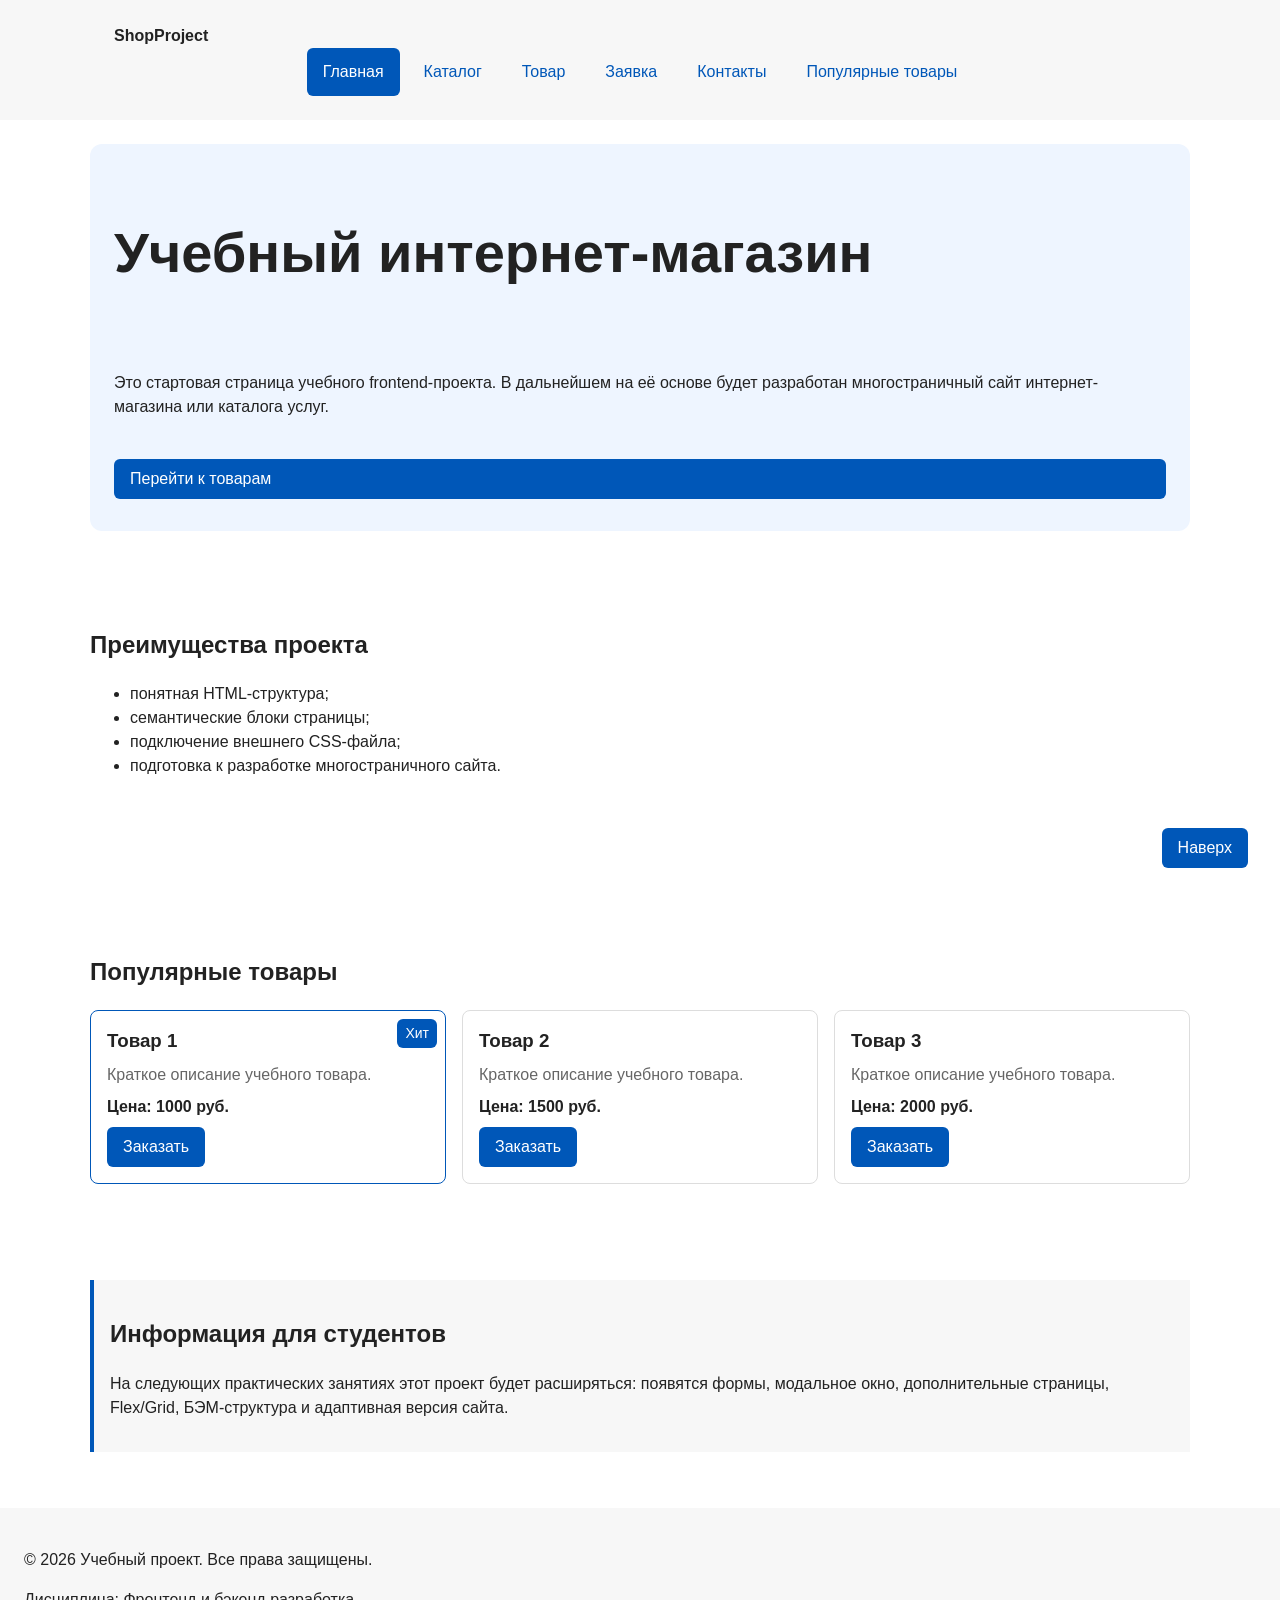
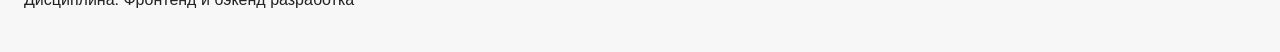
<file: index.html>
<!DOCTYPE html>
<html lang="ru">
<head>
  <meta charset="UTF-8">
  <meta name="viewport" content="width=device-width, initial-scale=1.0">
  <meta name="description" content="Главная страница учебного интернет-магазина.">
  <title>Учебный интернет-магазин</title>
  <link rel="stylesheet" href="css/style.css">
  <link rel="stylesheet" href="css/responsive.css">
  <script src="js/main.js" defer></script>
</head>
<body>
  <a class="skip-link" href="#main">Перейти к основному содержимому</a>

  <header class="site-header">
    <div class="site-header__inner">
      <a class="site-header__logo" href="index.html">ShopProject</a>
      <nav class="site-nav" aria-label="Основная навигация">
        <ul class="site-nav__list">
          <li class="site-nav__item">
            <a class="site-nav__link site-nav__link--active" href="index.html" aria-current="page">
              Главная
            </a>
          </li>
          <li class="site-nav__item">
            <a class="site-nav__link" href="catalog.html">Каталог</a>
          </li>
          <li class="site-nav__item">
            <a class="site-nav__link" href="product.html">Товар</a>
          </li>
          <li class="site-nav__item">
            <a class="site-nav__link" href="order.html">Заявка</a>
          </li>
          <li class="site-nav__item">
            <a class="site-nav__link" href="contacts.html">Контакты</a>
          </li>
          <li class="site-nav__item">
            <a class="site-nav__link" href="index.html#popular">
              Популярные товары
            </a>
          </li>
        </ul>
      </nav>
    </div>
  </header>

  <main id="main">
    <section class="hero">
      <h1>Учебный интернет-магазин</h1>
      <p>
        Это стартовая страница учебного frontend-проекта.
        В дальнейшем на её основе будет разработан многостраничный сайт
        интернет-магазина или каталога услуг.
      </p>
      <a class="button button--primary" href="#popular">Перейти к товарам</a>
    </section>

    <section class="section" id="advantages">
      <h2>Преимущества проекта</h2>
      <ul class="advantages-list">
        <li>понятная HTML-структура;</li>
        <li>семантические блоки страницы;</li>
        <li>подключение внешнего CSS-файла;</li>
        <li>подготовка к разработке многостраничного сайта.</li>
      </ul>
    </section>

    <section class="section" id="popular">
      <h2>Популярные товары</h2>
      <div class="products-grid">
        <article class="product-card product-card--featured">
          <span class="product-card__badge">Хит</span>
          <h3 class="product-card__title">Товар 1</h3>
          <p class="product-card__description">Краткое описание учебного товара.</p>
          <p class="product-card__price">Цена: 1000 руб.</p>
          <button
            class="button button--primary product-card__button"
            type="button"
            data-product="Товар 1"
          >
            Заказать
          </button>
        </article>
        <article class="product-card">
          <h3 class="product-card__title">Товар 2</h3>
          <p class="product-card__description">Краткое описание учебного товара.</p>
          <p class="product-card__price">Цена: 1500 руб.</p>
          <button
            class="button button--primary product-card__button"
            type="button"
            data-product="Товар 2"
          >
            Заказать
          </button>
        </article>
        <article class="product-card">
          <h3 class="product-card__title">Товар 3</h3>
          <p class="product-card__description">Краткое описание учебного товара.</p>
          <p class="product-card__price">Цена: 2000 руб.</p>
          <button
            class="button button--primary product-card__button"
            type="button"
            data-product="Товар 3"
          >
            Заказать
          </button>
        </article>
      </div>
    </section>

    <aside class="aside-info">
      <h2>Информация для студентов</h2>
      <p>
        На следующих практических занятиях этот проект будет расширяться:
        появятся формы, модальное окно, дополнительные страницы, Flex/Grid,
        БЭМ-структура и адаптивная версия сайта.
      </p>
    </aside>
  </main>

  <footer class="site-footer" id="contacts">
    <p>&copy; 2026 Учебный проект. Все права защищены.</p>
    <p>Дисциплина: Фронтенд и бэкенд разработка</p>
  </footer>

  <dialog class="order-dialog" id="order-dialog" aria-labelledby="order-dialog-title">
    <h2 class="order-dialog__title" id="order-dialog-title">Оформление заявки</h2>
    <form class="order-form" id="order-form" action="#" method="post" novalidate>
      <input id="selected-product" name="selected-product" type="hidden">

      <div class="order-form__field">
        <label class="order-form__label" for="order-name">Имя</label>
        <input
          class="order-form__input"
          id="order-name"
          name="name"
          type="text"
          placeholder="Введите ваше имя"
          minlength="2"
          autocomplete="given-name"
          required
        >
      </div>

      <div class="order-form__field">
        <label class="order-form__label" for="order-email">E-mail</label>
        <input
          class="order-form__input"
          id="order-email"
          name="email"
          type="email"
          placeholder="example@mail.ru"
          autocomplete="email"
          required
        >
      </div>

      <div class="order-form__field">
        <label class="order-form__label" for="order-phone">Телефон</label>
        <input
          class="order-form__input"
          id="order-phone"
          name="phone"
          type="tel"
          inputmode="tel"
          placeholder="+7 (900) 000-00-00"
          pattern="^\+7 \(\d{3}\) \d{3}-\d{2}-\d{2}$"
          required
        >
        <small>Формат: +7 (900) 000-00-00</small>
      </div>

      <div class="order-form__field">
        <label class="order-form__label" for="order-date">Дата связи</label>
        <input
          class="order-form__input"
          id="order-date"
          name="date"
          type="date"
        >
      </div>

      <div class="order-form__field">
        <label class="order-form__label" for="order-topic">Тема заявки</label>
        <select class="order-form__select" id="order-topic" name="topic" required>
          <option value="">Выберите тему</option>
          <option value="product">Заказ товара</option>
          <option value="consultation">Консультация</option>
          <option value="delivery">Доставка</option>
        </select>
      </div>

      <div class="order-form__field order-form__field--wide">
        <label class="order-form__label" for="order-comment">Комментарий</label>
        <textarea
          class="order-form__textarea"
          id="order-comment"
          name="comment"
          rows="4"
          placeholder="Укажите дополнительную информацию"
        ></textarea>
      </div>

      <div class="order-form__field order-form__field--wide">
        <label>
          <input
            class="order-form__input"
            id="order-agreement"
            name="agreement"
            type="checkbox"
            required
          >
          Я согласен на обработку данных
        </label>
      </div>

      <div class="order-form__actions">
        <button class="button button--secondary" type="button" id="close-order-dialog">
          Закрыть
        </button>
        <button class="button button--primary" type="submit">
          Отправить заявку
        </button>
      </div>
    </form>
  </dialog>

  <p class="success-message" id="success-message" hidden>
    Форма успешно отправлена!
  </p>

  <a class="scroll-top" href="#">Наверх</a>
</body>
</html>
</file>
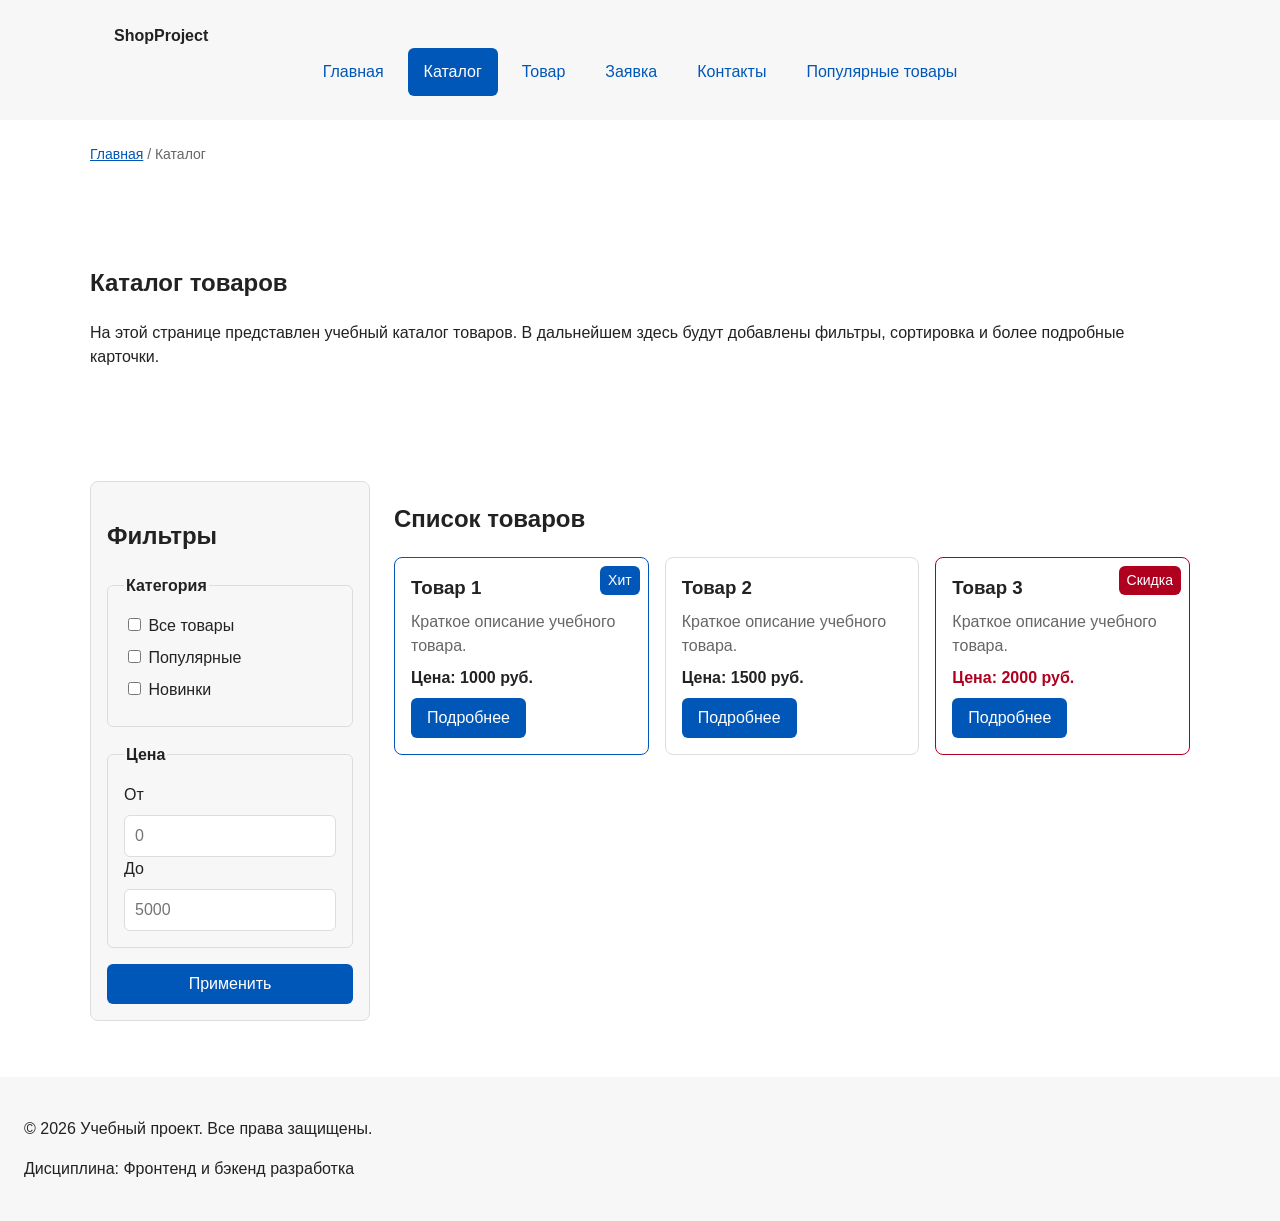
<file: catalog.html>
<!DOCTYPE html>
<html lang="ru">
<head>
  <meta charset="UTF-8">
  <meta name="viewport" content="width=device-width, initial-scale=1.0">
  <meta name="description" content="Каталог товаров учебного интернет-магазина.">
  <title>Каталог товаров — Учебный интернет-магазин</title>
  <link rel="stylesheet" href="css/style.css">
  <link rel="stylesheet" href="css/responsive.css">
</head>
<body>
  <a class="skip-link" href="#main">Перейти к основному содержимому</a>

  <header class="site-header">
    <div class="site-header__inner">
      <a class="site-header__logo" href="index.html">ShopProject</a>
      <nav class="site-nav" aria-label="Основная навигация">
        <ul class="site-nav__list">
          <li class="site-nav__item">
            <a class="site-nav__link" href="index.html">Главная</a>
          </li>
          <li class="site-nav__item">
            <a class="site-nav__link site-nav__link--active" href="catalog.html" aria-current="page">
              Каталог
            </a>
          </li>
          <li class="site-nav__item">
            <a class="site-nav__link" href="product.html">Товар</a>
          </li>
          <li class="site-nav__item">
            <a class="site-nav__link" href="order.html">Заявка</a>
          </li>
          <li class="site-nav__item">
            <a class="site-nav__link" href="contacts.html">Контакты</a>
          </li>
          <li class="site-nav__item">
            <a class="site-nav__link" href="index.html#popular">
              Популярные товары
            </a>
          </li>
        </ul>
      </nav>
    </div>
  </header>

  <main id="main">
    <nav class="breadcrumbs" aria-label="Хлебные крошки">
      <a class="breadcrumbs__link" href="index.html">Главная</a>
      <span class="breadcrumbs__current">Каталог</span>
    </nav>

    <section class="section">
      <h1>Каталог товаров</h1>
      <p>
        На этой странице представлен учебный каталог товаров.
        В дальнейшем здесь будут добавлены фильтры, сортировка и более
        подробные карточки.
      </p>
    </section>

    <section class="catalog-layout">
      <aside class="catalog-filters">
        <h2>Фильтры</h2>
        <form class="filters-form" action="#" method="get">
          <fieldset>
            <legend>Категория</legend>
            <label>
              <input type="checkbox" name="category" value="all">
              Все товары
            </label>
            <label>
              <input type="checkbox" name="category" value="popular">
              Популярные
            </label>
            <label>
              <input type="checkbox" name="category" value="new">
              Новинки
            </label>
          </fieldset>

          <fieldset>
            <legend>Цена</legend>
            <label for="price-from">От</label>
            <input id="price-from" name="price-from" type="number" min="0" placeholder="0">
            <label for="price-to">До</label>
            <input id="price-to" name="price-to" type="number" min="0" placeholder="5000">
          </fieldset>

          <button class="button button--primary" type="submit">Применить</button>
        </form>
      </aside>

      <section class="catalog-products">
        <h2>Список товаров</h2>
        <div class="products-grid">
          <article class="product-card product-card--featured">
            <span class="product-card__badge">Хит</span>
            <h3 class="product-card__title">Товар 1</h3>
            <p class="product-card__description">Краткое описание учебного товара.</p>
            <p class="product-card__price">Цена: 1000 руб.</p>
            <a class="button button--primary product-card__button" href="product.html">Подробнее</a>
          </article>
          <article class="product-card">
            <h3 class="product-card__title">Товар 2</h3>
            <p class="product-card__description">Краткое описание учебного товара.</p>
            <p class="product-card__price">Цена: 1500 руб.</p>
            <a class="button button--primary product-card__button" href="product.html">Подробнее</a>
          </article>
          <article class="product-card product-card--discount">
            <span class="product-card__badge">Скидка</span>
            <h3 class="product-card__title">Товар 3</h3>
            <p class="product-card__description">Краткое описание учебного товара.</p>
            <p class="product-card__price">Цена: 2000 руб.</p>
            <a class="button button--primary product-card__button" href="product.html">Подробнее</a>
          </article>
        </div>
      </section>
    </section>
  </main>

  <footer class="site-footer">
    <p>&copy; 2026 Учебный проект. Все права защищены.</p>
    <p>Дисциплина: Фронтенд и бэкенд разработка</p>
  </footer>
</body>
</html>
</file>
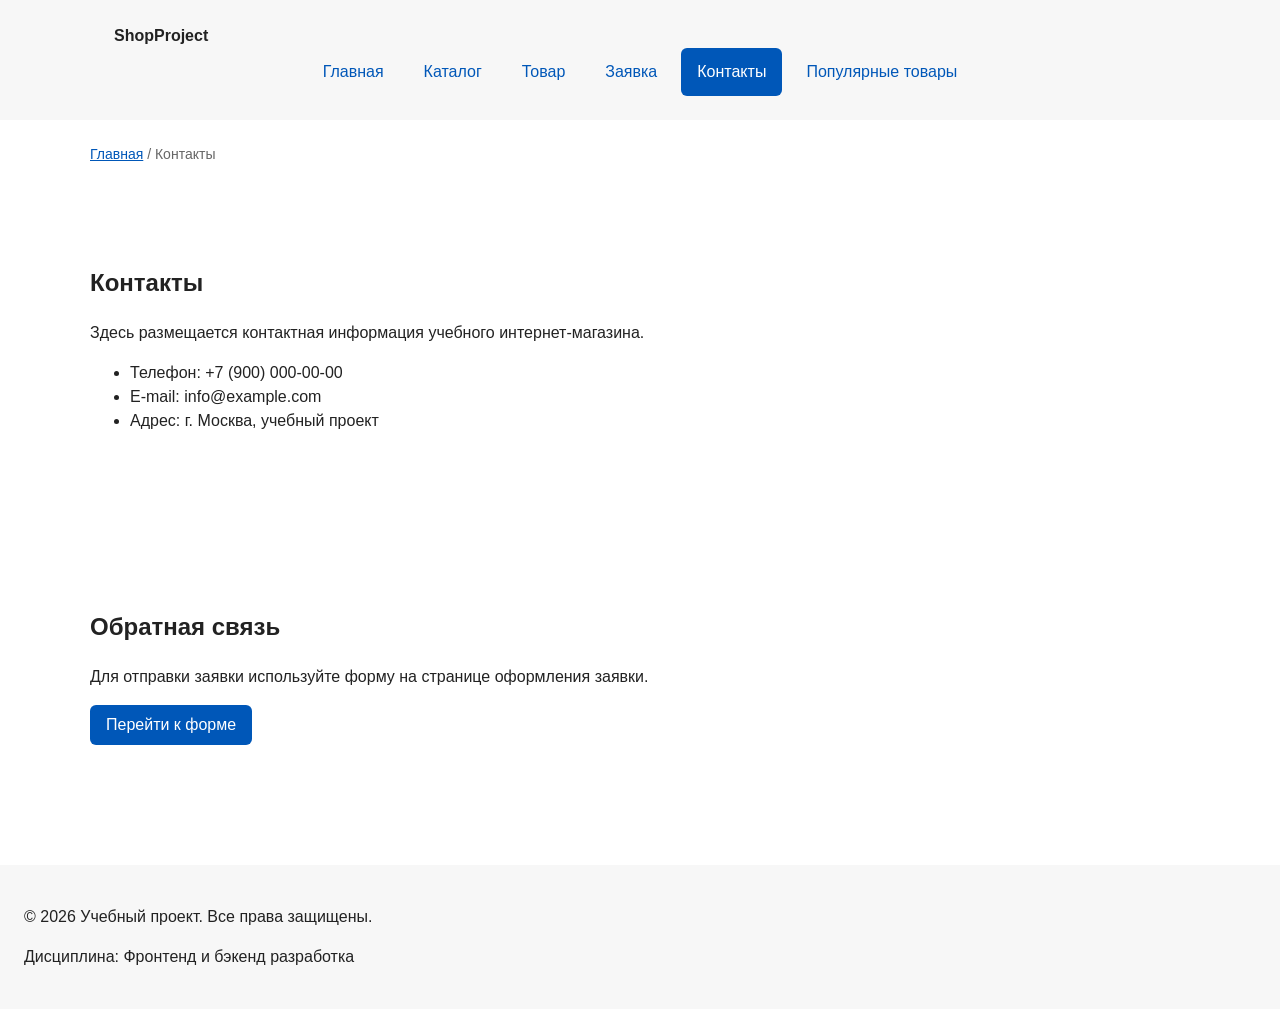
<file: contacts.html>
<!DOCTYPE html>
<html lang="ru">
<head>
  <meta charset="UTF-8">
  <meta name="viewport" content="width=device-width, initial-scale=1.0">
  <meta name="description" content="Контактная информация учебного интернет-магазина.">
  <title>Контакты — Учебный интернет-магазин</title>
  <link rel="stylesheet" href="css/style.css">
  <link rel="stylesheet" href="css/responsive.css">
</head>
<body>
  <a class="skip-link" href="#main">Перейти к основному содержимому</a>

  <header class="site-header">
    <div class="site-header__inner">
      <a class="site-header__logo" href="index.html">ShopProject</a>
      <nav class="site-nav" aria-label="Основная навигация">
        <ul class="site-nav__list">
          <li class="site-nav__item">
            <a class="site-nav__link" href="index.html">Главная</a>
          </li>
          <li class="site-nav__item">
            <a class="site-nav__link" href="catalog.html">Каталог</a>
          </li>
          <li class="site-nav__item">
            <a class="site-nav__link" href="product.html">Товар</a>
          </li>
          <li class="site-nav__item">
            <a class="site-nav__link" href="order.html">Заявка</a>
          </li>
          <li class="site-nav__item">
            <a class="site-nav__link site-nav__link--active" href="contacts.html" aria-current="page">
              Контакты
            </a>
          </li>
          <li class="site-nav__item">
            <a class="site-nav__link" href="index.html#popular">
              Популярные товары
            </a>
          </li>
        </ul>
      </nav>
    </div>
  </header>

  <main id="main">
    <nav class="breadcrumbs" aria-label="Хлебные крошки">
      <a class="breadcrumbs__link" href="index.html">Главная</a>
      <span class="breadcrumbs__current">Контакты</span>
    </nav>

    <section class="section">
      <h1>Контакты</h1>
      <p>
        Здесь размещается контактная информация учебного интернет-магазина.
      </p>
      <ul>
        <li>Телефон: +7 (900) 000-00-00</li>
        <li>E-mail: info@example.com</li>
        <li>Адрес: г. Москва, учебный проект</li>
      </ul>
    </section>

    <section class="section" id="feedback">
      <h2>Обратная связь</h2>
      <p>
        Для отправки заявки используйте форму на странице оформления заявки.
      </p>
      <a class="button button--primary" href="order.html">Перейти к форме</a>
    </section>
  </main>

  <footer class="site-footer">
    <p>&copy; 2026 Учебный проект. Все права защищены.</p>
    <p>Дисциплина: Фронтенд и бэкенд разработка</p>
  </footer>
</body>
</html>
</file>
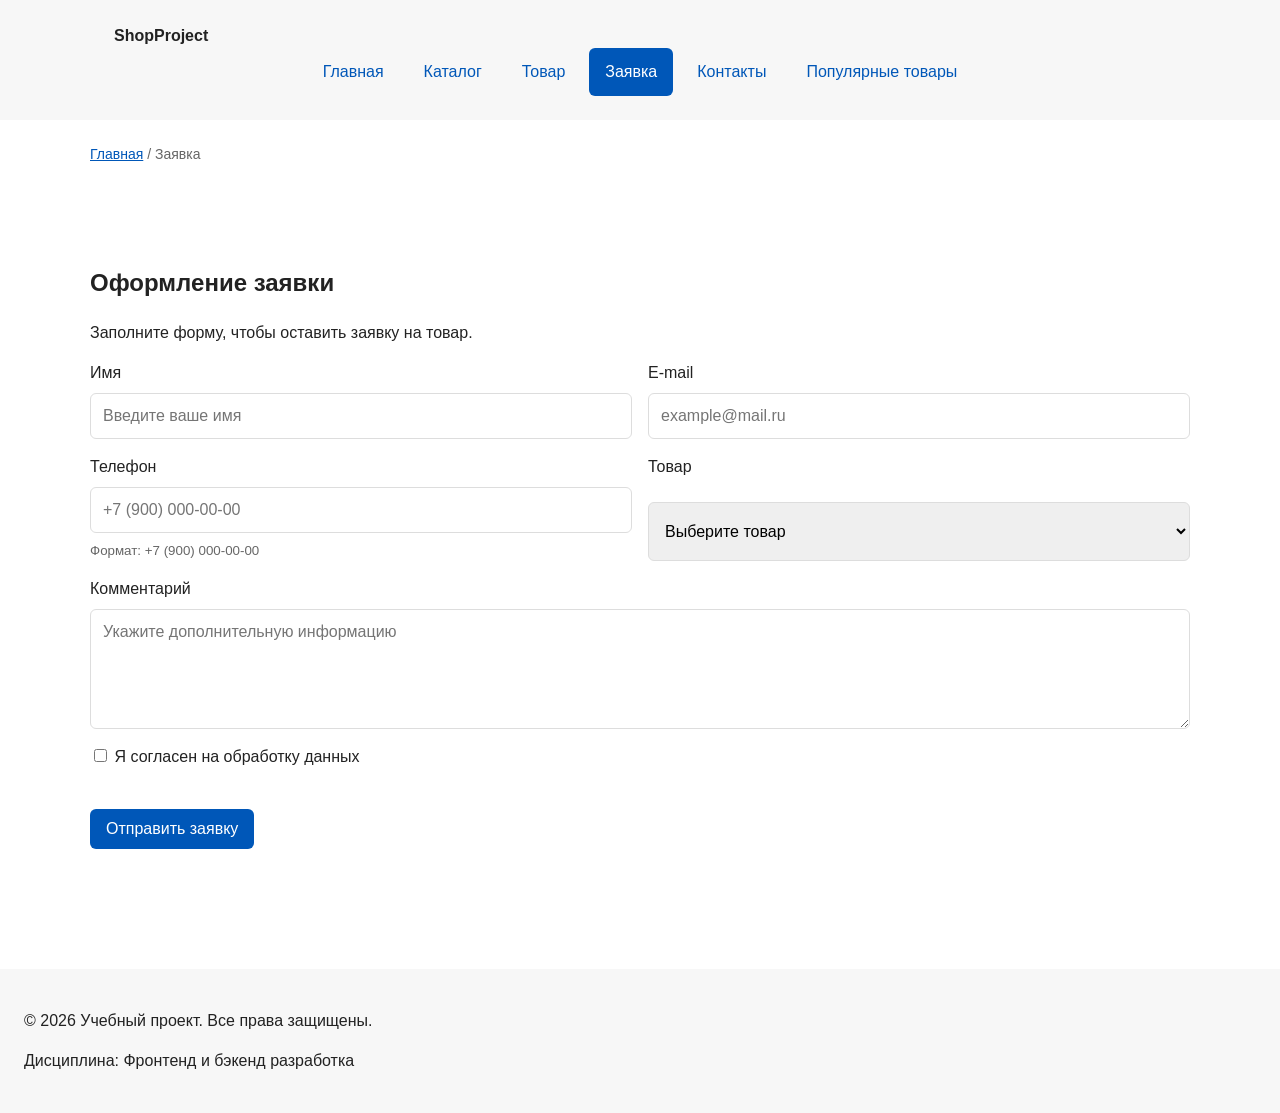
<file: order.html>
<!DOCTYPE html>
<html lang="ru">
<head>
  <meta charset="UTF-8">
  <meta name="viewport" content="width=device-width, initial-scale=1.0">
  <meta name="description" content="Оформление заявки на товар учебного интернет-магазина.">
  <title>Оформление заявки — Учебный интернет-магазин</title>
  <link rel="stylesheet" href="css/style.css">
  <link rel="stylesheet" href="css/responsive.css">
</head>
<body>
  <a class="skip-link" href="#main">Перейти к основному содержимому</a>

  <header class="site-header">
    <div class="site-header__inner">
      <a class="site-header__logo" href="index.html">ShopProject</a>
      <nav class="site-nav" aria-label="Основная навигация">
        <ul class="site-nav__list">
          <li class="site-nav__item">
            <a class="site-nav__link" href="index.html">Главная</a>
          </li>
          <li class="site-nav__item">
            <a class="site-nav__link" href="catalog.html">Каталог</a>
          </li>
          <li class="site-nav__item">
            <a class="site-nav__link" href="product.html">Товар</a>
          </li>
          <li class="site-nav__item">
            <a class="site-nav__link site-nav__link--active" href="order.html" aria-current="page">
              Заявка
            </a>
          </li>
          <li class="site-nav__item">
            <a class="site-nav__link" href="contacts.html">Контакты</a>
          </li>
          <li class="site-nav__item">
            <a class="site-nav__link" href="index.html#popular">
              Популярные товары
            </a>
          </li>
        </ul>
      </nav>
    </div>
  </header>

  <main id="main">
    <nav class="breadcrumbs" aria-label="Хлебные крошки">
      <a class="breadcrumbs__link" href="index.html">Главная</a>
      <span class="breadcrumbs__current">Заявка</span>
    </nav>

    <section class="section">
      <h1>Оформление заявки</h1>
      <p>Заполните форму, чтобы оставить заявку на товар.</p>

      <form class="order-form" action="#" method="post">
        <div class="order-form__field">
          <label class="order-form__label" for="order-name">Имя</label>
          <input
            class="order-form__input"
            id="order-name"
            name="name"
            type="text"
            placeholder="Введите ваше имя"
            minlength="2"
            autocomplete="given-name"
            required
          >
        </div>

        <div class="order-form__field">
          <label class="order-form__label" for="order-email">E-mail</label>
          <input
            class="order-form__input"
            id="order-email"
            name="email"
            type="email"
            placeholder="example@mail.ru"
            autocomplete="email"
            required
          >
        </div>

        <div class="order-form__field">
          <label class="order-form__label" for="order-phone">Телефон</label>
          <input
            class="order-form__input"
            id="order-phone"
            name="phone"
            type="tel"
            inputmode="tel"
            placeholder="+7 (900) 000-00-00"
            pattern="^\+7 \(\d{3}\) \d{3}-\d{2}-\d{2}$"
            required
          >
          <small>Формат: +7 (900) 000-00-00</small>
        </div>

        <div class="order-form__field">
          <label class="order-form__label" for="order-product">Товар</label>
          <select class="order-form__select" id="order-product" name="product" required>
            <option value="">Выберите товар</option>
            <option value="product-1">Товар 1</option>
            <option value="product-2">Товар 2</option>
            <option value="product-3">Товар 3</option>
          </select>
        </div>

        <div class="order-form__field order-form__field--wide">
          <label class="order-form__label" for="order-comment">Комментарий</label>
          <textarea
            class="order-form__textarea"
            id="order-comment"
            name="comment"
            rows="4"
            placeholder="Укажите дополнительную информацию"
          ></textarea>
        </div>

        <div class="order-form__field order-form__field--wide">
          <label>
            <input
              class="order-form__input"
              id="order-agreement"
              name="agreement"
              type="checkbox"
              required
            >
            Я согласен на обработку данных
          </label>
        </div>

        <div class="order-form__actions">
          <button class="button button--primary" type="submit">
            Отправить заявку
          </button>
        </div>
      </form>
    </section>
  </main>

  <footer class="site-footer">
    <p>&copy; 2026 Учебный проект. Все права защищены.</p>
    <p>Дисциплина: Фронтенд и бэкенд разработка</p>
  </footer>
</body>
</html>
</file>
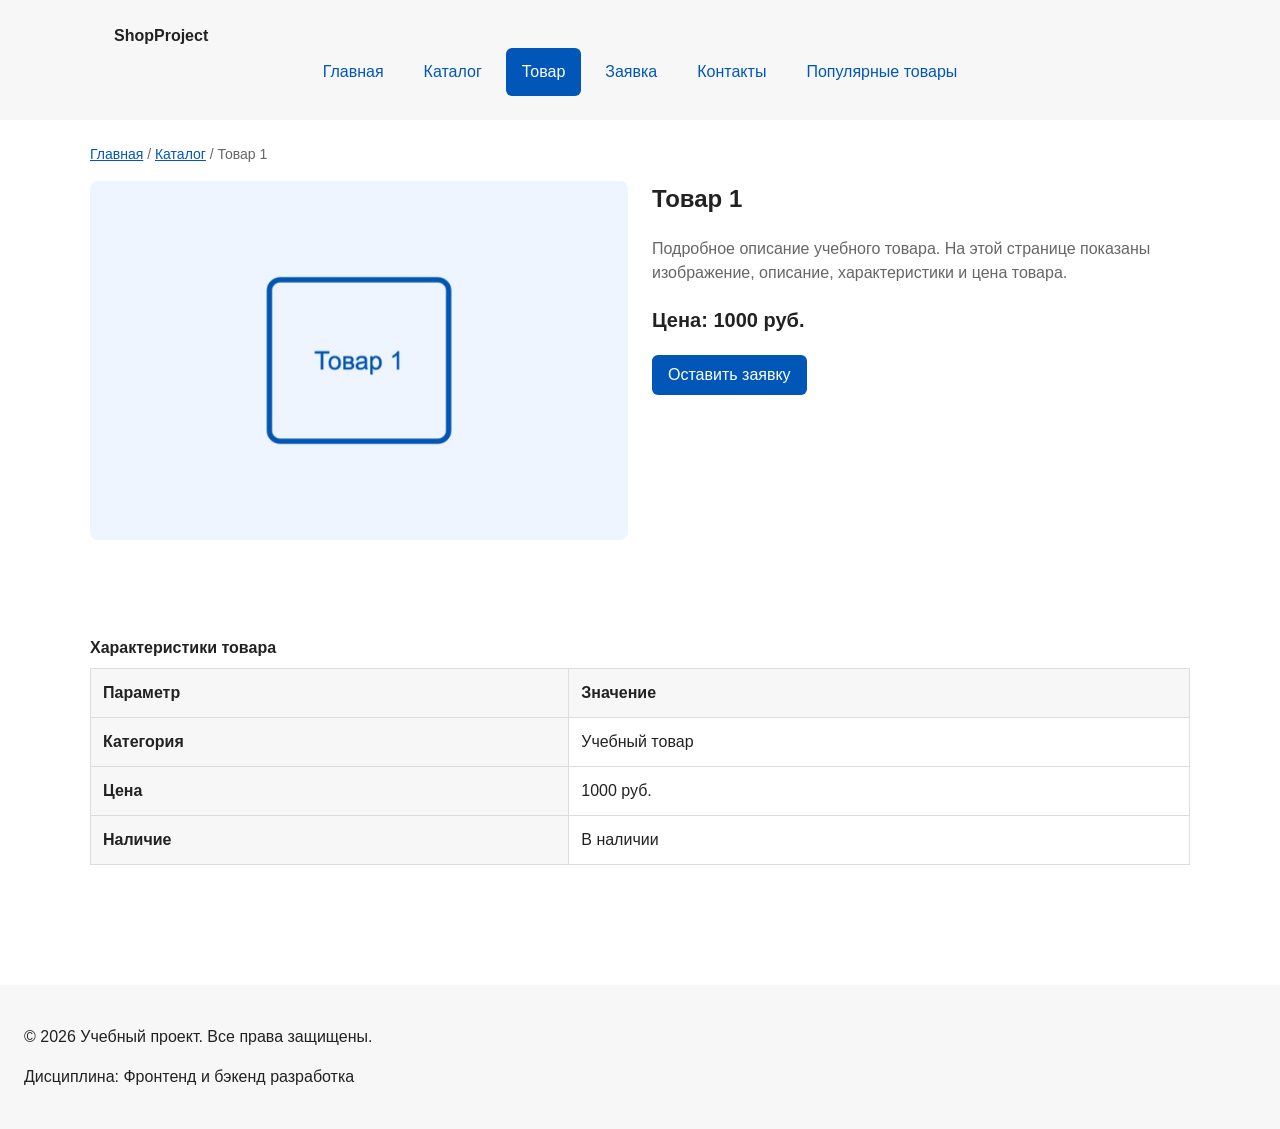
<file: product.html>
<!DOCTYPE html>
<html lang="ru">
<head>
  <meta charset="UTF-8">
  <meta name="viewport" content="width=device-width, initial-scale=1.0">
  <meta name="description" content="Карточка товара учебного интернет-магазина: описание, характеристики и цена.">
  <title>Товар 1 — Учебный интернет-магазин</title>
  <link rel="stylesheet" href="css/style.css">
  <link rel="stylesheet" href="css/responsive.css">
</head>
<body>
  <a class="skip-link" href="#main">Перейти к основному содержимому</a>

  <header class="site-header">
    <div class="site-header__inner">
      <a class="site-header__logo" href="index.html">ShopProject</a>
      <nav class="site-nav" aria-label="Основная навигация">
        <ul class="site-nav__list">
          <li class="site-nav__item">
            <a class="site-nav__link" href="index.html">Главная</a>
          </li>
          <li class="site-nav__item">
            <a class="site-nav__link" href="catalog.html">Каталог</a>
          </li>
          <li class="site-nav__item">
            <a class="site-nav__link site-nav__link--active" href="product.html" aria-current="page">
              Товар
            </a>
          </li>
          <li class="site-nav__item">
            <a class="site-nav__link" href="order.html">Заявка</a>
          </li>
          <li class="site-nav__item">
            <a class="site-nav__link" href="contacts.html">Контакты</a>
          </li>
          <li class="site-nav__item">
            <a class="site-nav__link" href="index.html#popular">
              Популярные товары
            </a>
          </li>
        </ul>
      </nav>
    </div>
  </header>

  <main id="main">
    <nav class="breadcrumbs" aria-label="Хлебные крошки">
      <a class="breadcrumbs__link" href="index.html">Главная</a>
      <span class="breadcrumbs__separator"> / </span>
      <a class="breadcrumbs__link" href="catalog.html">Каталог</a>
      <span class="breadcrumbs__current">Товар 1</span>
    </nav>

    <article class="product">
      <img
        class="product__image"
        src="images/product-1-640.jpg"
        srcset="images/product-1-480.jpg 480w,
                images/product-1-640.jpg 640w,
                images/product-1-960.jpg 960w"
        sizes="(max-width: 767px) 100vw,
               50vw"
        alt="Изображение учебного товара «Товар 1»"
        width="640"
        height="426"
      >

      <div class="product__info">
        <h1 class="product__title">Товар 1</h1>
        <p class="product__description">
          Подробное описание учебного товара. На этой странице показаны
          изображение, описание, характеристики и цена товара.
        </p>
        <p class="product__price">Цена: 1000 руб.</p>
        <a class="button button--primary" href="order.html">Оставить заявку</a>
      </div>
    </article>

    <section class="section">
      <div class="table-wrapper">
        <table class="product-table">
          <caption>Характеристики товара</caption>
          <thead>
            <tr>
              <th scope="col">Параметр</th>
              <th scope="col">Значение</th>
            </tr>
          </thead>
          <tbody>
            <tr>
              <th scope="row">Категория</th>
              <td>Учебный товар</td>
            </tr>
            <tr>
              <th scope="row">Цена</th>
              <td>1000 руб.</td>
            </tr>
            <tr>
              <th scope="row">Наличие</th>
              <td>В наличии</td>
            </tr>
          </tbody>
        </table>
      </div>
    </section>
  </main>

  <footer class="site-footer">
    <p>&copy; 2026 Учебный проект. Все права защищены.</p>
    <p>Дисциплина: Фронтенд и бэкенд разработка</p>
  </footer>
</body>
</html>
</file>
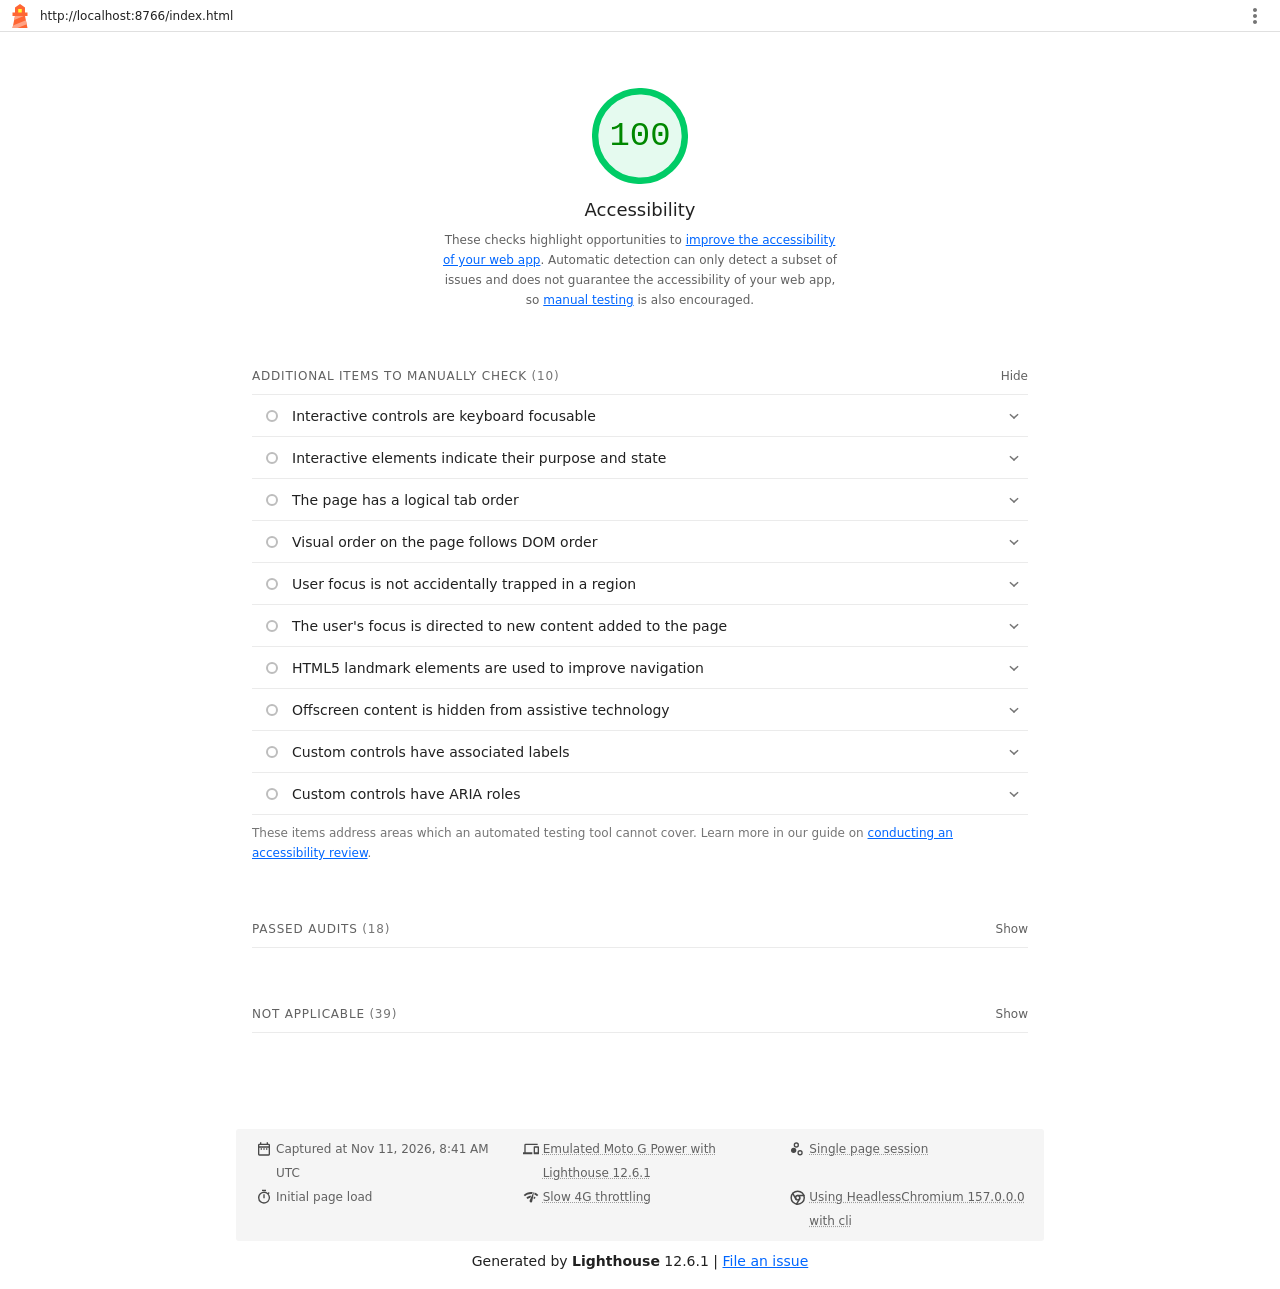
<file: lighthouse/accessibility-report.html>
<!--
@license
Copyright 2018 Google LLC
SPDX-License-Identifier: Apache-2.0
-->
<!doctype html>
<html lang="en">
<head>
  <meta charset="utf-8">
  <meta name="viewport" content="width=device-width, initial-scale=1, minimum-scale=1">
  <link rel="icon" href='data:image/svg+xml;utf8,<svg fill="none" xmlns="http://www.w3.org/2000/svg" viewBox="0 0 48 48"><path d="m14 7 10-7 10 7v10h5v7h-5l5 24H9l5-24H9v-7h5V7Z" fill="%23F63"/><path d="M31.561 24H14l-1.689 8.105L31.561 24ZM18.983 48H9l1.022-4.907L35.723 32.27l1.663 7.98L18.983 48Z" fill="%23FFA385"/><path fill="%23FF3" d="M20.5 10h7v7h-7z"/></svg>'>
  <title>Lighthouse Report</title>
  <style>body {margin: 0}</style>
</head>
<body>
  <noscript>Lighthouse report requires JavaScript. Please enable.</noscript>

  <div id="lh-log"></div>

  <script>window.__LIGHTHOUSE_JSON__ = {"lighthouseVersion":"12.6.1","requestedUrl":"http://localhost:8766/index.html","mainDocumentUrl":"http://localhost:8766/index.html","finalDisplayedUrl":"http://localhost:8766/index.html","finalUrl":"http://localhost:8766/index.html","fetchTime":"2026-11-11T08:41:01.199Z","gatherMode":"navigation","runWarnings":[],"userAgent":"Mozilla/5.0 (Macintosh; Intel Mac OS X 10_15_7) AppleWebKit/537.36 (KHTML, like Gecko) HeadlessChrome/157.0.0.0 Safari/537.36","environment":{"networkUserAgent":"Mozilla/5.0 (Linux; Android 11; moto g power (2022)) AppleWebKit/537.36 (KHTML, like Gecko) Chrome/136.0.0.0 Mobile Safari/537.36","hostUserAgent":"Mozilla/5.0 (Macintosh; Intel Mac OS X 10_15_7) AppleWebKit/537.36 (KHTML, like Gecko) HeadlessChrome/157.0.0.0 Safari/537.36","benchmarkIndex":4234.5,"credits":{"axe-core":"4.14.0"}},"audits":{"accesskeys":{"id":"accesskeys","title":"`[accesskey]` values are unique","description":"Access keys let users quickly focus a part of the page. For proper navigation, each access key must be unique. [Learn more about access keys](https://dequeuniversity.com/rules/axe/4.10/accesskeys).","score":null,"scoreDisplayMode":"notApplicable"},"aria-allowed-attr":{"id":"aria-allowed-attr","title":"`[aria-*]` attributes match their roles","description":"Each ARIA `role` supports a specific subset of `aria-*` attributes. Mismatching these invalidates the `aria-*` attributes. [Learn how to match ARIA attributes to their roles](https://dequeuniversity.com/rules/axe/4.10/aria-allowed-attr).","score":1,"scoreDisplayMode":"binary","details":{"type":"table","headings":[],"items":[]}},"aria-allowed-role":{"id":"aria-allowed-role","title":"Uses ARIA roles only on compatible elements","description":"Many HTML elements can only be assigned certain ARIA roles. Using ARIA roles where they are not allowed can interfere with the accessibility of the web page. [Learn more about ARIA roles](https://dequeuniversity.com/rules/axe/4.10/aria-allowed-role).","score":null,"scoreDisplayMode":"notApplicable"},"aria-command-name":{"id":"aria-command-name","title":"`button`, `link`, and `menuitem` elements have accessible names","description":"When an element doesn't have an accessible name, screen readers announce it with a generic name, making it unusable for users who rely on screen readers. [Learn how to make command elements more accessible](https://dequeuniversity.com/rules/axe/4.10/aria-command-name).","score":null,"scoreDisplayMode":"notApplicable"},"aria-conditional-attr":{"id":"aria-conditional-attr","title":"ARIA attributes are used as specified for the element's role","description":"Some ARIA attributes are only allowed on an element under certain conditions. [Learn more about conditional ARIA attributes](https://dequeuniversity.com/rules/axe/4.10/aria-conditional-attr).","score":1,"scoreDisplayMode":"binary","details":{"type":"table","headings":[],"items":[]}},"aria-deprecated-role":{"id":"aria-deprecated-role","title":"Deprecated ARIA roles were not used","description":"Deprecated ARIA roles may not be processed correctly by assistive technology. [Learn more about deprecated ARIA roles](https://dequeuniversity.com/rules/axe/4.10/aria-deprecated-role).","score":null,"scoreDisplayMode":"notApplicable"},"aria-dialog-name":{"id":"aria-dialog-name","title":"Elements with `role=\"dialog\"` or `role=\"alertdialog\"` have accessible names.","description":"ARIA dialog elements without accessible names may prevent screen readers users from discerning the purpose of these elements. [Learn how to make ARIA dialog elements more accessible](https://dequeuniversity.com/rules/axe/4.10/aria-dialog-name).","score":null,"scoreDisplayMode":"notApplicable"},"aria-hidden-body":{"id":"aria-hidden-body","title":"`[aria-hidden=\"true\"]` is not present on the document `\u003cbody>`","description":"Assistive technologies, like screen readers, work inconsistently when `aria-hidden=\"true\"` is set on the document `\u003cbody>`. [Learn how `aria-hidden` affects the document body](https://dequeuniversity.com/rules/axe/4.10/aria-hidden-body).","score":1,"scoreDisplayMode":"binary","details":{"type":"table","headings":[],"items":[]}},"aria-hidden-focus":{"id":"aria-hidden-focus","title":"`[aria-hidden=\"true\"]` elements do not contain focusable descendents","description":"Focusable descendents within an `[aria-hidden=\"true\"]` element prevent those interactive elements from being available to users of assistive technologies like screen readers. [Learn how `aria-hidden` affects focusable elements](https://dequeuniversity.com/rules/axe/4.10/aria-hidden-focus).","score":null,"scoreDisplayMode":"notApplicable"},"aria-input-field-name":{"id":"aria-input-field-name","title":"ARIA input fields have accessible names","description":"When an input field doesn't have an accessible name, screen readers announce it with a generic name, making it unusable for users who rely on screen readers. [Learn more about input field labels](https://dequeuniversity.com/rules/axe/4.10/aria-input-field-name).","score":null,"scoreDisplayMode":"notApplicable"},"aria-meter-name":{"id":"aria-meter-name","title":"ARIA `meter` elements have accessible names","description":"When a meter element doesn't have an accessible name, screen readers announce it with a generic name, making it unusable for users who rely on screen readers. [Learn how to name `meter` elements](https://dequeuniversity.com/rules/axe/4.10/aria-meter-name).","score":null,"scoreDisplayMode":"notApplicable"},"aria-progressbar-name":{"id":"aria-progressbar-name","title":"ARIA `progressbar` elements have accessible names","description":"When a `progressbar` element doesn't have an accessible name, screen readers announce it with a generic name, making it unusable for users who rely on screen readers. [Learn how to label `progressbar` elements](https://dequeuniversity.com/rules/axe/4.10/aria-progressbar-name).","score":null,"scoreDisplayMode":"notApplicable"},"aria-prohibited-attr":{"id":"aria-prohibited-attr","title":"Elements use only permitted ARIA attributes","description":"Using ARIA attributes in roles where they are prohibited can mean that important information is not communicated to users of assistive technologies. [Learn more about prohibited ARIA roles](https://dequeuniversity.com/rules/axe/4.10/aria-prohibited-attr).","score":1,"scoreDisplayMode":"binary","details":{"type":"table","headings":[],"items":[]}},"aria-required-attr":{"id":"aria-required-attr","title":"`[role]`s have all required `[aria-*]` attributes","description":"Some ARIA roles have required attributes that describe the state of the element to screen readers. [Learn more about roles and required attributes](https://dequeuniversity.com/rules/axe/4.10/aria-required-attr).","score":null,"scoreDisplayMode":"notApplicable"},"aria-required-children":{"id":"aria-required-children","title":"Elements with an ARIA `[role]` that require children to contain a specific `[role]` have all required children.","description":"Some ARIA parent roles must contain specific child roles to perform their intended accessibility functions. [Learn more about roles and required children elements](https://dequeuniversity.com/rules/axe/4.10/aria-required-children).","score":null,"scoreDisplayMode":"notApplicable"},"aria-required-parent":{"id":"aria-required-parent","title":"`[role]`s are contained by their required parent element","description":"Some ARIA child roles must be contained by specific parent roles to properly perform their intended accessibility functions. [Learn more about ARIA roles and required parent element](https://dequeuniversity.com/rules/axe/4.10/aria-required-parent).","score":null,"scoreDisplayMode":"notApplicable"},"aria-roles":{"id":"aria-roles","title":"`[role]` values are valid","description":"ARIA roles must have valid values in order to perform their intended accessibility functions. [Learn more about valid ARIA roles](https://dequeuniversity.com/rules/axe/4.10/aria-roles).","score":null,"scoreDisplayMode":"notApplicable"},"aria-text":{"id":"aria-text","title":"Elements with the `role=text` attribute do not have focusable descendents.","description":"Adding `role=text` around a text node split by markup enables VoiceOver to treat it as one phrase, but the element's focusable descendents will not be announced. [Learn more about the `role=text` attribute](https://dequeuniversity.com/rules/axe/4.10/aria-text).","score":null,"scoreDisplayMode":"notApplicable"},"aria-toggle-field-name":{"id":"aria-toggle-field-name","title":"ARIA toggle fields have accessible names","description":"When a toggle field doesn't have an accessible name, screen readers announce it with a generic name, making it unusable for users who rely on screen readers. [Learn more about toggle fields](https://dequeuniversity.com/rules/axe/4.10/aria-toggle-field-name).","score":null,"scoreDisplayMode":"notApplicable"},"aria-tooltip-name":{"id":"aria-tooltip-name","title":"ARIA `tooltip` elements have accessible names","description":"When a tooltip element doesn't have an accessible name, screen readers announce it with a generic name, making it unusable for users who rely on screen readers. [Learn how to name `tooltip` elements](https://dequeuniversity.com/rules/axe/4.10/aria-tooltip-name).","score":null,"scoreDisplayMode":"notApplicable"},"aria-treeitem-name":{"id":"aria-treeitem-name","title":"ARIA `treeitem` elements have accessible names","description":"When a `treeitem` element doesn't have an accessible name, screen readers announce it with a generic name, making it unusable for users who rely on screen readers. [Learn more about labeling `treeitem` elements](https://dequeuniversity.com/rules/axe/4.10/aria-treeitem-name).","score":null,"scoreDisplayMode":"notApplicable"},"aria-valid-attr-value":{"id":"aria-valid-attr-value","title":"`[aria-*]` attributes have valid values","description":"Assistive technologies, like screen readers, can't interpret ARIA attributes with invalid values. [Learn more about valid values for ARIA attributes](https://dequeuniversity.com/rules/axe/4.10/aria-valid-attr-value).","score":1,"scoreDisplayMode":"binary","details":{"type":"table","headings":[],"items":[]}},"aria-valid-attr":{"id":"aria-valid-attr","title":"`[aria-*]` attributes are valid and not misspelled","description":"Assistive technologies, like screen readers, can't interpret ARIA attributes with invalid names. [Learn more about valid ARIA attributes](https://dequeuniversity.com/rules/axe/4.10/aria-valid-attr).","score":1,"scoreDisplayMode":"binary","details":{"type":"table","headings":[],"items":[]}},"button-name":{"id":"button-name","title":"Buttons have an accessible name","description":"When a button doesn't have an accessible name, screen readers announce it as \"button\", making it unusable for users who rely on screen readers. [Learn how to make buttons more accessible](https://dequeuniversity.com/rules/axe/4.10/button-name).","score":1,"scoreDisplayMode":"binary","details":{"type":"table","headings":[],"items":[]}},"bypass":{"id":"bypass","title":"The page contains a heading, skip link, or landmark region","description":"Adding ways to bypass repetitive content lets keyboard users navigate the page more efficiently. [Learn more about bypass blocks](https://dequeuniversity.com/rules/axe/4.10/bypass).","score":null,"scoreDisplayMode":"notApplicable"},"color-contrast":{"id":"color-contrast","title":"Background and foreground colors have a sufficient contrast ratio","description":"Low-contrast text is difficult or impossible for many users to read. [Learn how to provide sufficient color contrast](https://dequeuniversity.com/rules/axe/4.10/color-contrast).","score":1,"scoreDisplayMode":"binary","details":{"type":"table","headings":[],"items":[]}},"definition-list":{"id":"definition-list","title":"`\u003cdl>`'s contain only properly-ordered `\u003cdt>` and `\u003cdd>` groups, `\u003cscript>`, `\u003ctemplate>` or `\u003cdiv>` elements.","description":"When definition lists are not properly marked up, screen readers may produce confusing or inaccurate output. [Learn how to structure definition lists correctly](https://dequeuniversity.com/rules/axe/4.10/definition-list).","score":null,"scoreDisplayMode":"notApplicable"},"dlitem":{"id":"dlitem","title":"Definition list items are wrapped in `\u003cdl>` elements","description":"Definition list items (`\u003cdt>` and `\u003cdd>`) must be wrapped in a parent `\u003cdl>` element to ensure that screen readers can properly announce them. [Learn how to structure definition lists correctly](https://dequeuniversity.com/rules/axe/4.10/dlitem).","score":null,"scoreDisplayMode":"notApplicable"},"document-title":{"id":"document-title","title":"Document has a `\u003ctitle>` element","description":"The title gives screen reader users an overview of the page, and search engine users rely on it heavily to determine if a page is relevant to their search. [Learn more about document titles](https://dequeuniversity.com/rules/axe/4.10/document-title).","score":1,"scoreDisplayMode":"binary","details":{"type":"table","headings":[],"items":[]}},"duplicate-id-aria":{"id":"duplicate-id-aria","title":"ARIA IDs are unique","description":"The value of an ARIA ID must be unique to prevent other instances from being overlooked by assistive technologies. [Learn how to fix duplicate ARIA IDs](https://dequeuniversity.com/rules/axe/4.10/duplicate-id-aria).","score":null,"scoreDisplayMode":"notApplicable"},"empty-heading":{"id":"empty-heading","title":"All heading elements contain content.","description":"A heading with no content or inaccessible text prevent screen reader users from accessing information on the page's structure. [Learn more about headings](https://dequeuniversity.com/rules/axe/4.10/empty-heading).","score":null,"scoreDisplayMode":"notApplicable"},"form-field-multiple-labels":{"id":"form-field-multiple-labels","title":"No form fields have multiple labels","description":"Form fields with multiple labels can be confusingly announced by assistive technologies like screen readers which use either the first, the last, or all of the labels. [Learn how to use form labels](https://dequeuniversity.com/rules/axe/4.10/form-field-multiple-labels).","score":null,"scoreDisplayMode":"notApplicable"},"frame-title":{"id":"frame-title","title":"`\u003cframe>` or `\u003ciframe>` elements have a title","description":"Screen reader users rely on frame titles to describe the contents of frames. [Learn more about frame titles](https://dequeuniversity.com/rules/axe/4.10/frame-title).","score":null,"scoreDisplayMode":"notApplicable"},"heading-order":{"id":"heading-order","title":"Heading elements appear in a sequentially-descending order","description":"Properly ordered headings that do not skip levels convey the semantic structure of the page, making it easier to navigate and understand when using assistive technologies. [Learn more about heading order](https://dequeuniversity.com/rules/axe/4.10/heading-order).","score":1,"scoreDisplayMode":"binary","details":{"type":"table","headings":[],"items":[]}},"html-has-lang":{"id":"html-has-lang","title":"`\u003chtml>` element has a `[lang]` attribute","description":"If a page doesn't specify a `lang` attribute, a screen reader assumes that the page is in the default language that the user chose when setting up the screen reader. If the page isn't actually in the default language, then the screen reader might not announce the page's text correctly. [Learn more about the `lang` attribute](https://dequeuniversity.com/rules/axe/4.10/html-has-lang).","score":1,"scoreDisplayMode":"binary","details":{"type":"table","headings":[],"items":[]}},"html-lang-valid":{"id":"html-lang-valid","title":"`\u003chtml>` element has a valid value for its `[lang]` attribute","description":"Specifying a valid [BCP 47 language](https://www.w3.org/International/questions/qa-choosing-language-tags#question) helps screen readers announce text properly. [Learn how to use the `lang` attribute](https://dequeuniversity.com/rules/axe/4.10/html-lang-valid).","score":1,"scoreDisplayMode":"binary","details":{"type":"table","headings":[],"items":[]}},"html-xml-lang-mismatch":{"id":"html-xml-lang-mismatch","title":"`\u003chtml>` element has an `[xml:lang]` attribute with the same base language as the `[lang]` attribute.","description":"If the webpage does not specify a consistent language, then the screen reader might not announce the page's text correctly. [Learn more about the `lang` attribute](https://dequeuniversity.com/rules/axe/4.10/html-xml-lang-mismatch).","score":null,"scoreDisplayMode":"notApplicable"},"identical-links-same-purpose":{"id":"identical-links-same-purpose","title":"Identical links have the same purpose.","description":"Links with the same destination should have the same description, to help users understand the link's purpose and decide whether to follow it. [Learn more about identical links](https://dequeuniversity.com/rules/axe/4.10/identical-links-same-purpose).","score":null,"scoreDisplayMode":"notApplicable"},"image-alt":{"id":"image-alt","title":"Image elements have `[alt]` attributes","description":"Informative elements should aim for short, descriptive alternate text. Decorative elements can be ignored with an empty alt attribute. [Learn more about the `alt` attribute](https://dequeuniversity.com/rules/axe/4.10/image-alt).","score":null,"scoreDisplayMode":"notApplicable"},"image-redundant-alt":{"id":"image-redundant-alt","title":"Image elements do not have `[alt]` attributes that are redundant text.","description":"Informative elements should aim for short, descriptive alternative text. Alternative text that is exactly the same as the text adjacent to the link or image is potentially confusing for screen reader users, because the text will be read twice. [Learn more about the `alt` attribute](https://dequeuniversity.com/rules/axe/4.10/image-redundant-alt).","score":null,"scoreDisplayMode":"notApplicable"},"input-button-name":{"id":"input-button-name","title":"Input buttons have discernible text.","description":"Adding discernable and accessible text to input buttons may help screen reader users understand the purpose of the input button. [Learn more about input buttons](https://dequeuniversity.com/rules/axe/4.10/input-button-name).","score":null,"scoreDisplayMode":"notApplicable"},"input-image-alt":{"id":"input-image-alt","title":"`\u003cinput type=\"image\">` elements have `[alt]` text","description":"When an image is being used as an `\u003cinput>` button, providing alternative text can help screen reader users understand the purpose of the button. [Learn about input image alt text](https://dequeuniversity.com/rules/axe/4.10/input-image-alt).","score":null,"scoreDisplayMode":"notApplicable"},"label-content-name-mismatch":{"id":"label-content-name-mismatch","title":"Elements with visible text labels have matching accessible names.","description":"Visible text labels that do not match the accessible name can result in a confusing experience for screen reader users. [Learn more about accessible names](https://dequeuniversity.com/rules/axe/4.10/label-content-name-mismatch).","score":null,"scoreDisplayMode":"notApplicable"},"label":{"id":"label","title":"Form elements have associated labels","description":"Labels ensure that form controls are announced properly by assistive technologies, like screen readers. [Learn more about form element labels](https://dequeuniversity.com/rules/axe/4.10/label).","score":null,"scoreDisplayMode":"notApplicable"},"landmark-one-main":{"id":"landmark-one-main","title":"Document has a main landmark.","description":"One main landmark helps screen reader users navigate a web page. [Learn more about landmarks](https://dequeuniversity.com/rules/axe/4.10/landmark-one-main).","score":null,"scoreDisplayMode":"notApplicable"},"link-name":{"id":"link-name","title":"Links have a discernible name","description":"Link text (and alternate text for images, when used as links) that is discernible, unique, and focusable improves the navigation experience for screen reader users. [Learn how to make links accessible](https://dequeuniversity.com/rules/axe/4.10/link-name).","score":1,"scoreDisplayMode":"binary","details":{"type":"table","headings":[],"items":[]}},"link-in-text-block":{"id":"link-in-text-block","title":"Links are distinguishable without relying on color.","description":"Low-contrast text is difficult or impossible for many users to read. Link text that is discernible improves the experience for users with low vision. [Learn how to make links distinguishable](https://dequeuniversity.com/rules/axe/4.10/link-in-text-block).","score":null,"scoreDisplayMode":"notApplicable"},"list":{"id":"list","title":"Lists contain only `\u003cli>` elements and script supporting elements (`\u003cscript>` and `\u003ctemplate>`).","description":"Screen readers have a specific way of announcing lists. Ensuring proper list structure aids screen reader output. [Learn more about proper list structure](https://dequeuniversity.com/rules/axe/4.10/list).","score":1,"scoreDisplayMode":"binary","details":{"type":"table","headings":[],"items":[]}},"listitem":{"id":"listitem","title":"List items (`\u003cli>`) are contained within `\u003cul>`, `\u003col>` or `\u003cmenu>` parent elements","description":"Screen readers require list items (`\u003cli>`) to be contained within a parent `\u003cul>`, `\u003col>` or `\u003cmenu>` to be announced properly. [Learn more about proper list structure](https://dequeuniversity.com/rules/axe/4.10/listitem).","score":1,"scoreDisplayMode":"binary","details":{"type":"table","headings":[],"items":[]}},"meta-refresh":{"id":"meta-refresh","title":"The document does not use `\u003cmeta http-equiv=\"refresh\">`","description":"Users do not expect a page to refresh automatically, and doing so will move focus back to the top of the page. This may create a frustrating or confusing experience. [Learn more about the refresh meta tag](https://dequeuniversity.com/rules/axe/4.10/meta-refresh).","score":null,"scoreDisplayMode":"notApplicable"},"meta-viewport":{"id":"meta-viewport","title":"`[user-scalable=\"no\"]` is not used in the `\u003cmeta name=\"viewport\">` element and the `[maximum-scale]` attribute is not less than 5.","description":"Disabling zooming is problematic for users with low vision who rely on screen magnification to properly see the contents of a web page. [Learn more about the viewport meta tag](https://dequeuniversity.com/rules/axe/4.10/meta-viewport).","score":1,"scoreDisplayMode":"binary","details":{"type":"table","headings":[],"items":[]}},"object-alt":{"id":"object-alt","title":"`\u003cobject>` elements have alternate text","description":"Screen readers cannot translate non-text content. Adding alternate text to `\u003cobject>` elements helps screen readers convey meaning to users. [Learn more about alt text for `object` elements](https://dequeuniversity.com/rules/axe/4.10/object-alt).","score":null,"scoreDisplayMode":"notApplicable"},"select-name":{"id":"select-name","title":"Select elements have associated label elements.","description":"Form elements without effective labels can create frustrating experiences for screen reader users. [Learn more about the `select` element](https://dequeuniversity.com/rules/axe/4.10/select-name).","score":null,"scoreDisplayMode":"notApplicable"},"skip-link":{"id":"skip-link","title":"Skip links are focusable.","description":"Including a skip link can help users skip to the main content to save time. [Learn more about skip links](https://dequeuniversity.com/rules/axe/4.10/skip-link).","score":1,"scoreDisplayMode":"binary","details":{"type":"table","headings":[],"items":[]}},"tabindex":{"id":"tabindex","title":"No element has a `[tabindex]` value greater than 0","description":"A value greater than 0 implies an explicit navigation ordering. Although technically valid, this often creates frustrating experiences for users who rely on assistive technologies. [Learn more about the `tabindex` attribute](https://dequeuniversity.com/rules/axe/4.10/tabindex).","score":null,"scoreDisplayMode":"notApplicable"},"table-duplicate-name":{"id":"table-duplicate-name","title":"Tables have different content in the summary attribute and `\u003ccaption>`.","description":"The summary attribute should describe the table structure, while `\u003ccaption>` should have the onscreen title. Accurate table mark-up helps users of screen readers. [Learn more about summary and caption](https://dequeuniversity.com/rules/axe/4.10/table-duplicate-name).","score":null,"scoreDisplayMode":"notApplicable"},"table-fake-caption":{"id":"table-fake-caption","title":"Tables use `\u003ccaption>` instead of cells with the `[colspan]` attribute to indicate a caption.","description":"Screen readers have features to make navigating tables easier. Ensuring that tables use the actual caption element instead of cells with the `[colspan]` attribute may improve the experience for screen reader users. [Learn more about captions](https://dequeuniversity.com/rules/axe/4.10/table-fake-caption).","score":null,"scoreDisplayMode":"notApplicable"},"target-size":{"id":"target-size","title":"Touch targets have sufficient size and spacing.","description":"Touch targets with sufficient size and spacing help users who may have difficulty targeting small controls to activate the targets. [Learn more about touch targets](https://dequeuniversity.com/rules/axe/4.10/target-size).","score":1,"scoreDisplayMode":"binary","details":{"type":"table","headings":[],"items":[]}},"td-has-header":{"id":"td-has-header","title":"`\u003ctd>` elements in a large `\u003ctable>` have one or more table headers.","description":"Screen readers have features to make navigating tables easier. Ensuring that `\u003ctd>` elements in a large table (3 or more cells in width and height) have an associated table header may improve the experience for screen reader users. [Learn more about table headers](https://dequeuniversity.com/rules/axe/4.10/td-has-header).","score":null,"scoreDisplayMode":"notApplicable"},"td-headers-attr":{"id":"td-headers-attr","title":"Cells in a `\u003ctable>` element that use the `[headers]` attribute refer to table cells within the same table.","description":"Screen readers have features to make navigating tables easier. Ensuring `\u003ctd>` cells using the `[headers]` attribute only refer to other cells in the same table may improve the experience for screen reader users. [Learn more about the `headers` attribute](https://dequeuniversity.com/rules/axe/4.10/td-headers-attr).","score":null,"scoreDisplayMode":"notApplicable"},"th-has-data-cells":{"id":"th-has-data-cells","title":"`\u003cth>` elements and elements with `[role=\"columnheader\"/\"rowheader\"]` have data cells they describe.","description":"Screen readers have features to make navigating tables easier. Ensuring table headers always refer to some set of cells may improve the experience for screen reader users. [Learn more about table headers](https://dequeuniversity.com/rules/axe/4.10/th-has-data-cells).","score":null,"scoreDisplayMode":"notApplicable"},"valid-lang":{"id":"valid-lang","title":"`[lang]` attributes have a valid value","description":"Specifying a valid [BCP 47 language](https://www.w3.org/International/questions/qa-choosing-language-tags#question) on elements helps ensure that text is pronounced correctly by a screen reader. [Learn how to use the `lang` attribute](https://dequeuniversity.com/rules/axe/4.10/valid-lang).","score":null,"scoreDisplayMode":"notApplicable"},"video-caption":{"id":"video-caption","title":"`\u003cvideo>` elements contain a `\u003ctrack>` element with `[kind=\"captions\"]`","description":"When a video provides a caption it is easier for deaf and hearing impaired users to access its information. [Learn more about video captions](https://dequeuniversity.com/rules/axe/4.10/video-caption).","score":null,"scoreDisplayMode":"notApplicable"},"custom-controls-labels":{"id":"custom-controls-labels","title":"Custom controls have associated labels","description":"Custom interactive controls have associated labels, provided by aria-label or aria-labelledby. [Learn more about custom controls and labels](https://developer.chrome.com/docs/lighthouse/accessibility/custom-controls-labels/).","score":null,"scoreDisplayMode":"manual"},"custom-controls-roles":{"id":"custom-controls-roles","title":"Custom controls have ARIA roles","description":"Custom interactive controls have appropriate ARIA roles. [Learn how to add roles to custom controls](https://developer.chrome.com/docs/lighthouse/accessibility/custom-control-roles/).","score":null,"scoreDisplayMode":"manual"},"focus-traps":{"id":"focus-traps","title":"User focus is not accidentally trapped in a region","description":"A user can tab into and out of any control or region without accidentally trapping their focus. [Learn how to avoid focus traps](https://developer.chrome.com/docs/lighthouse/accessibility/focus-traps/).","score":null,"scoreDisplayMode":"manual"},"focusable-controls":{"id":"focusable-controls","title":"Interactive controls are keyboard focusable","description":"Custom interactive controls are keyboard focusable and display a focus indicator. [Learn how to make custom controls focusable](https://developer.chrome.com/docs/lighthouse/accessibility/focusable-controls/).","score":null,"scoreDisplayMode":"manual"},"interactive-element-affordance":{"id":"interactive-element-affordance","title":"Interactive elements indicate their purpose and state","description":"Interactive elements, such as links and buttons, should indicate their state and be distinguishable from non-interactive elements. [Learn how to decorate interactive elements with affordance hints](https://developer.chrome.com/docs/lighthouse/accessibility/interactive-element-affordance/).","score":null,"scoreDisplayMode":"manual"},"logical-tab-order":{"id":"logical-tab-order","title":"The page has a logical tab order","description":"Tabbing through the page follows the visual layout. Users cannot focus elements that are offscreen. [Learn more about logical tab ordering](https://developer.chrome.com/docs/lighthouse/accessibility/logical-tab-order/).","score":null,"scoreDisplayMode":"manual"},"managed-focus":{"id":"managed-focus","title":"The user's focus is directed to new content added to the page","description":"If new content, such as a dialog, is added to the page, the user's focus is directed to it. [Learn how to direct focus to new content](https://developer.chrome.com/docs/lighthouse/accessibility/managed-focus/).","score":null,"scoreDisplayMode":"manual"},"offscreen-content-hidden":{"id":"offscreen-content-hidden","title":"Offscreen content is hidden from assistive technology","description":"Offscreen content is hidden with display: none or aria-hidden=true. [Learn how to properly hide offscreen content](https://developer.chrome.com/docs/lighthouse/accessibility/offscreen-content-hidden/).","score":null,"scoreDisplayMode":"manual"},"use-landmarks":{"id":"use-landmarks","title":"HTML5 landmark elements are used to improve navigation","description":"Landmark elements (`\u003cmain>`, `\u003cnav>`, etc.) are used to improve the keyboard navigation of the page for assistive technology. [Learn more about landmark elements](https://developer.chrome.com/docs/lighthouse/accessibility/use-landmarks/).","score":null,"scoreDisplayMode":"manual"},"visual-order-follows-dom":{"id":"visual-order-follows-dom","title":"Visual order on the page follows DOM order","description":"DOM order matches the visual order, improving navigation for assistive technology. [Learn more about DOM and visual ordering](https://developer.chrome.com/docs/lighthouse/accessibility/visual-order-follows-dom/).","score":null,"scoreDisplayMode":"manual"}},"configSettings":{"output":["json","html"],"maxWaitForFcp":30000,"maxWaitForLoad":45000,"pauseAfterFcpMs":1000,"pauseAfterLoadMs":1000,"networkQuietThresholdMs":1000,"cpuQuietThresholdMs":1000,"formFactor":"mobile","throttling":{"rttMs":150,"throughputKbps":1638.4,"requestLatencyMs":562.5,"downloadThroughputKbps":1474.5600000000002,"uploadThroughputKbps":675,"cpuSlowdownMultiplier":4},"throttlingMethod":"simulate","screenEmulation":{"mobile":true,"width":412,"height":823,"deviceScaleFactor":1.75,"disabled":false},"emulatedUserAgent":"Mozilla/5.0 (Linux; Android 11; moto g power (2022)) AppleWebKit/537.36 (KHTML, like Gecko) Chrome/136.0.0.0 Mobile Safari/537.36","auditMode":false,"gatherMode":false,"clearStorageTypes":["file_systems","shader_cache","service_workers","cache_storage"],"disableStorageReset":false,"debugNavigation":false,"channel":"cli","usePassiveGathering":false,"disableFullPageScreenshot":false,"skipAboutBlank":false,"blankPage":"about:blank","ignoreStatusCode":false,"locale":"en-US","blockedUrlPatterns":null,"additionalTraceCategories":null,"extraHeaders":null,"precomputedLanternData":null,"onlyAudits":null,"onlyCategories":["accessibility"],"skipAudits":null},"categories":{"accessibility":{"title":"Accessibility","description":"These checks highlight opportunities to [improve the accessibility of your web app](https://developer.chrome.com/docs/lighthouse/accessibility/). Automatic detection can only detect a subset of issues and does not guarantee the accessibility of your web app, so [manual testing](https://web.dev/articles/how-to-review) is also encouraged.","manualDescription":"These items address areas which an automated testing tool cannot cover. Learn more in our guide on [conducting an accessibility review](https://web.dev/articles/how-to-review).","supportedModes":["navigation","snapshot"],"auditRefs":[{"id":"accesskeys","weight":0,"group":"a11y-navigation"},{"id":"aria-allowed-attr","weight":10,"group":"a11y-aria"},{"id":"aria-allowed-role","weight":0,"group":"a11y-aria"},{"id":"aria-command-name","weight":0,"group":"a11y-aria"},{"id":"aria-conditional-attr","weight":7,"group":"a11y-aria"},{"id":"aria-deprecated-role","weight":0,"group":"a11y-aria"},{"id":"aria-dialog-name","weight":0,"group":"a11y-aria"},{"id":"aria-hidden-body","weight":10,"group":"a11y-aria"},{"id":"aria-hidden-focus","weight":0,"group":"a11y-aria"},{"id":"aria-input-field-name","weight":0,"group":"a11y-aria"},{"id":"aria-meter-name","weight":0,"group":"a11y-aria"},{"id":"aria-progressbar-name","weight":0,"group":"a11y-aria"},{"id":"aria-prohibited-attr","weight":7,"group":"a11y-aria"},{"id":"aria-required-attr","weight":0,"group":"a11y-aria"},{"id":"aria-required-children","weight":0,"group":"a11y-aria"},{"id":"aria-required-parent","weight":0,"group":"a11y-aria"},{"id":"aria-roles","weight":0,"group":"a11y-aria"},{"id":"aria-text","weight":0,"group":"a11y-aria"},{"id":"aria-toggle-field-name","weight":0,"group":"a11y-aria"},{"id":"aria-tooltip-name","weight":0,"group":"a11y-aria"},{"id":"aria-treeitem-name","weight":0,"group":"a11y-aria"},{"id":"aria-valid-attr-value","weight":10,"group":"a11y-aria"},{"id":"aria-valid-attr","weight":10,"group":"a11y-aria"},{"id":"button-name","weight":10,"group":"a11y-names-labels"},{"id":"bypass","weight":0,"group":"a11y-navigation"},{"id":"color-contrast","weight":7,"group":"a11y-color-contrast"},{"id":"definition-list","weight":0,"group":"a11y-tables-lists"},{"id":"dlitem","weight":0,"group":"a11y-tables-lists"},{"id":"document-title","weight":7,"group":"a11y-names-labels"},{"id":"duplicate-id-aria","weight":0,"group":"a11y-aria"},{"id":"form-field-multiple-labels","weight":0,"group":"a11y-names-labels"},{"id":"frame-title","weight":0,"group":"a11y-names-labels"},{"id":"heading-order","weight":3,"group":"a11y-navigation"},{"id":"html-has-lang","weight":7,"group":"a11y-language"},{"id":"html-lang-valid","weight":7,"group":"a11y-language"},{"id":"html-xml-lang-mismatch","weight":0,"group":"a11y-language"},{"id":"image-alt","weight":0,"group":"a11y-names-labels"},{"id":"image-redundant-alt","weight":0,"group":"a11y-names-labels"},{"id":"input-button-name","weight":0,"group":"a11y-names-labels"},{"id":"input-image-alt","weight":0,"group":"a11y-names-labels"},{"id":"label","weight":0,"group":"a11y-names-labels"},{"id":"link-in-text-block","weight":0,"group":"a11y-color-contrast"},{"id":"link-name","weight":7,"group":"a11y-names-labels"},{"id":"list","weight":7,"group":"a11y-tables-lists"},{"id":"listitem","weight":7,"group":"a11y-tables-lists"},{"id":"meta-refresh","weight":0,"group":"a11y-best-practices"},{"id":"meta-viewport","weight":10,"group":"a11y-best-practices"},{"id":"object-alt","weight":0,"group":"a11y-names-labels"},{"id":"select-name","weight":0,"group":"a11y-names-labels"},{"id":"skip-link","weight":3,"group":"a11y-names-labels"},{"id":"tabindex","weight":0,"group":"a11y-navigation"},{"id":"table-duplicate-name","weight":0,"group":"a11y-tables-lists"},{"id":"target-size","weight":7,"group":"a11y-best-practices"},{"id":"td-headers-attr","weight":0,"group":"a11y-tables-lists"},{"id":"th-has-data-cells","weight":0,"group":"a11y-tables-lists"},{"id":"valid-lang","weight":0,"group":"a11y-language"},{"id":"video-caption","weight":0,"group":"a11y-audio-video"},{"id":"focusable-controls","weight":0},{"id":"interactive-element-affordance","weight":0},{"id":"logical-tab-order","weight":0},{"id":"visual-order-follows-dom","weight":0},{"id":"focus-traps","weight":0},{"id":"managed-focus","weight":0},{"id":"use-landmarks","weight":0},{"id":"offscreen-content-hidden","weight":0},{"id":"custom-controls-labels","weight":0},{"id":"custom-controls-roles","weight":0},{"id":"empty-heading","weight":0,"group":"hidden"},{"id":"identical-links-same-purpose","weight":0,"group":"hidden"},{"id":"landmark-one-main","weight":0,"group":"hidden"},{"id":"label-content-name-mismatch","weight":0,"group":"hidden"},{"id":"table-fake-caption","weight":0,"group":"hidden"},{"id":"td-has-header","weight":0,"group":"hidden"}],"id":"accessibility","score":1}},"categoryGroups":{"metrics":{"title":"Metrics"},"insights":{"title":"Insights","description":"These insights are also available in the Chrome DevTools Performance Panel - [record a trace](https://developer.chrome.com/docs/devtools/performance/reference) to view more detailed information."},"diagnostics":{"title":"Diagnostics","description":"More information about the performance of your application. These numbers don't [directly affect](https://developer.chrome.com/docs/lighthouse/performance/performance-scoring/) the Performance score."},"a11y-best-practices":{"title":"Best practices","description":"These items highlight common accessibility best practices."},"a11y-color-contrast":{"title":"Contrast","description":"These are opportunities to improve the legibility of your content."},"a11y-names-labels":{"title":"Names and labels","description":"These are opportunities to improve the semantics of the controls in your application. This may enhance the experience for users of assistive technology, like a screen reader."},"a11y-navigation":{"title":"Navigation","description":"These are opportunities to improve keyboard navigation in your application."},"a11y-aria":{"title":"ARIA","description":"These are opportunities to improve the usage of ARIA in your application which may enhance the experience for users of assistive technology, like a screen reader."},"a11y-language":{"title":"Internationalization and localization","description":"These are opportunities to improve the interpretation of your content by users in different locales."},"a11y-audio-video":{"title":"Audio and video","description":"These are opportunities to provide alternative content for audio and video. This may improve the experience for users with hearing or vision impairments."},"a11y-tables-lists":{"title":"Tables and lists","description":"These are opportunities to improve the experience of reading tabular or list data using assistive technology, like a screen reader."},"seo-mobile":{"title":"Mobile Friendly","description":"Make sure your pages are mobile friendly so users don’t have to pinch or zoom in order to read the content pages. [Learn how to make pages mobile-friendly](https://developers.google.com/search/mobile-sites/)."},"seo-content":{"title":"Content Best Practices","description":"Format your HTML in a way that enables crawlers to better understand your app’s content."},"seo-crawl":{"title":"Crawling and Indexing","description":"To appear in search results, crawlers need access to your app."},"best-practices-trust-safety":{"title":"Trust and Safety"},"best-practices-ux":{"title":"User Experience"},"best-practices-browser-compat":{"title":"Browser Compatibility"},"best-practices-general":{"title":"General"},"hidden":{"title":""}},"stackPacks":[],"entities":[{"name":"localhost","origins":["http://localhost:8766"],"isFirstParty":true,"isUnrecognized":true}],"fullPageScreenshot":{"screenshot":{"data":"[data-uri]","width":412,"height":2304},"nodes":{}},"timing":{"entries":[{"startTime":868.58,"name":"lh:config","duration":230.99,"entryType":"measure"},{"startTime":869.42,"name":"lh:config:resolveArtifactsToDefns","duration":20.43,"entryType":"measure"},{"startTime":1099.68,"name":"lh:runner:gather","duration":4889.77,"entryType":"measure"},{"startTime":1154.02,"name":"lh:driver:connect","duration":2.72,"entryType":"measure"},{"startTime":1156.84,"name":"lh:driver:navigate","duration":3.58,"entryType":"measure"},{"startTime":1160.58,"name":"lh:gather:getBenchmarkIndex","duration":1001.86,"entryType":"measure"},{"startTime":2162.54,"name":"lh:gather:getVersion","duration":0.48,"entryType":"measure"},{"startTime":2163.46,"name":"lh:prepare:navigationMode","duration":40.58,"entryType":"measure"},{"startTime":2176.5,"name":"lh:storage:clearDataForOrigin","duration":21.19,"entryType":"measure"},{"startTime":2197.77,"name":"lh:storage:clearBrowserCaches","duration":5.39,"entryType":"measure"},{"startTime":2203.62,"name":"lh:gather:prepareThrottlingAndNetwork","duration":0.4,"entryType":"measure"},{"startTime":2210.6,"name":"lh:driver:navigate","duration":2365.24,"entryType":"measure"},{"startTime":4579.53,"name":"lh:computed:NetworkRecords","duration":0.84,"entryType":"measure"},{"startTime":4580.9,"name":"lh:gather:getArtifact:DevtoolsLog","duration":0.02,"entryType":"measure"},{"startTime":4580.94,"name":"lh:gather:getArtifact:Accessibility","duration":126.76,"entryType":"measure"},{"startTime":4707.89,"name":"lh:gather:getArtifact:NetworkUserAgent","duration":0.04,"entryType":"measure"},{"startTime":4707.94,"name":"lh:gather:getArtifact:Stacks","duration":5.43,"entryType":"measure"},{"startTime":4708,"name":"lh:gather:collectStacks","duration":5.35,"entryType":"measure"},{"startTime":4713.38,"name":"lh:gather:getArtifact:FullPageScreenshot","duration":1266.48,"entryType":"measure"},{"startTime":5989.57,"name":"lh:runner:audit","duration":70.47,"entryType":"measure"},{"startTime":5989.62,"name":"lh:runner:auditing","duration":70.25,"entryType":"measure"},{"startTime":5990.17,"name":"lh:audit:accesskeys","duration":0.45,"entryType":"measure"},{"startTime":5990.72,"name":"lh:audit:aria-allowed-attr","duration":1.77,"entryType":"measure"},{"startTime":5992.59,"name":"lh:audit:aria-allowed-role","duration":0.39,"entryType":"measure"},{"startTime":5993.1,"name":"lh:audit:aria-command-name","duration":0.83,"entryType":"measure"},{"startTime":5994.14,"name":"lh:audit:aria-conditional-attr","duration":1.77,"entryType":"measure"},{"startTime":5995.99,"name":"lh:audit:aria-deprecated-role","duration":0.34,"entryType":"measure"},{"startTime":5996.47,"name":"lh:audit:aria-dialog-name","duration":0.53,"entryType":"measure"},{"startTime":5997.11,"name":"lh:audit:aria-hidden-body","duration":1.08,"entryType":"measure"},{"startTime":5998.26,"name":"lh:audit:aria-hidden-focus","duration":0.41,"entryType":"measure"},{"startTime":5998.75,"name":"lh:audit:aria-input-field-name","duration":0.39,"entryType":"measure"},{"startTime":5999.21,"name":"lh:audit:aria-meter-name","duration":0.38,"entryType":"measure"},{"startTime":5999.66,"name":"lh:audit:aria-progressbar-name","duration":0.41,"entryType":"measure"},{"startTime":6000.14,"name":"lh:audit:aria-prohibited-attr","duration":1.19,"entryType":"measure"},{"startTime":6001.46,"name":"lh:audit:aria-required-attr","duration":0.48,"entryType":"measure"},{"startTime":6002.02,"name":"lh:audit:aria-required-children","duration":0.45,"entryType":"measure"},{"startTime":6002.54,"name":"lh:audit:aria-required-parent","duration":0.59,"entryType":"measure"},{"startTime":6003.21,"name":"lh:audit:aria-roles","duration":0.41,"entryType":"measure"},{"startTime":6003.68,"name":"lh:audit:aria-text","duration":0.48,"entryType":"measure"},{"startTime":6004.24,"name":"lh:audit:aria-toggle-field-name","duration":0.46,"entryType":"measure"},{"startTime":6004.8,"name":"lh:audit:aria-tooltip-name","duration":0.49,"entryType":"measure"},{"startTime":6005.36,"name":"lh:audit:aria-treeitem-name","duration":0.63,"entryType":"measure"},{"startTime":6006.06,"name":"lh:audit:aria-valid-attr-value","duration":0.98,"entryType":"measure"},{"startTime":6007.1,"name":"lh:audit:aria-valid-attr","duration":0.86,"entryType":"measure"},{"startTime":6008.02,"name":"lh:audit:button-name","duration":0.87,"entryType":"measure"},{"startTime":6008.97,"name":"lh:audit:bypass","duration":0.91,"entryType":"measure"},{"startTime":6009.95,"name":"lh:audit:color-contrast","duration":0.88,"entryType":"measure"},{"startTime":6010.9,"name":"lh:audit:definition-list","duration":0.55,"entryType":"measure"},{"startTime":6011.52,"name":"lh:audit:dlitem","duration":0.65,"entryType":"measure"},{"startTime":6012.22,"name":"lh:audit:document-title","duration":0.91,"entryType":"measure"},{"startTime":6013.18,"name":"lh:audit:duplicate-id-aria","duration":0.83,"entryType":"measure"},{"startTime":6014.06,"name":"lh:audit:empty-heading","duration":0.88,"entryType":"measure"},{"startTime":6015,"name":"lh:audit:form-field-multiple-labels","duration":0.52,"entryType":"measure"},{"startTime":6015.57,"name":"lh:audit:frame-title","duration":0.57,"entryType":"measure"},{"startTime":6016.2,"name":"lh:audit:heading-order","duration":0.94,"entryType":"measure"},{"startTime":6017.22,"name":"lh:audit:html-has-lang","duration":0.99,"entryType":"measure"},{"startTime":6018.27,"name":"lh:audit:html-lang-valid","duration":0.9,"entryType":"measure"},{"startTime":6019.24,"name":"lh:audit:html-xml-lang-mismatch","duration":0.76,"entryType":"measure"},{"startTime":6020.09,"name":"lh:audit:identical-links-same-purpose","duration":0.88,"entryType":"measure"},{"startTime":6021.04,"name":"lh:audit:image-alt","duration":0.66,"entryType":"measure"},{"startTime":6027.47,"name":"lh:audit:image-redundant-alt","duration":1.37,"entryType":"measure"},{"startTime":6028.93,"name":"lh:audit:input-button-name","duration":0.76,"entryType":"measure"},{"startTime":6029.77,"name":"lh:audit:input-image-alt","duration":0.82,"entryType":"measure"},{"startTime":6030.67,"name":"lh:audit:label-content-name-mismatch","duration":0.84,"entryType":"measure"},{"startTime":6031.59,"name":"lh:audit:label","duration":2,"entryType":"measure"},{"startTime":6033.74,"name":"lh:audit:landmark-one-main","duration":1.09,"entryType":"measure"},{"startTime":6034.92,"name":"lh:audit:link-name","duration":1.55,"entryType":"measure"},{"startTime":6036.55,"name":"lh:audit:link-in-text-block","duration":0.92,"entryType":"measure"},{"startTime":6037.55,"name":"lh:audit:list","duration":1.45,"entryType":"measure"},{"startTime":6039.09,"name":"lh:audit:listitem","duration":1.32,"entryType":"measure"},{"startTime":6040.52,"name":"lh:audit:meta-refresh","duration":1.09,"entryType":"measure"},{"startTime":6041.7,"name":"lh:audit:meta-viewport","duration":1.3,"entryType":"measure"},{"startTime":6043.08,"name":"lh:audit:object-alt","duration":0.92,"entryType":"measure"},{"startTime":6044.08,"name":"lh:audit:select-name","duration":1.21,"entryType":"measure"},{"startTime":6045.38,"name":"lh:audit:skip-link","duration":1.16,"entryType":"measure"},{"startTime":6046.63,"name":"lh:audit:tabindex","duration":1.05,"entryType":"measure"},{"startTime":6047.76,"name":"lh:audit:table-duplicate-name","duration":5.2,"entryType":"measure"},{"startTime":6053.05,"name":"lh:audit:table-fake-caption","duration":0.87,"entryType":"measure"},{"startTime":6053.98,"name":"lh:audit:target-size","duration":0.9,"entryType":"measure"},{"startTime":6054.95,"name":"lh:audit:td-has-header","duration":1.05,"entryType":"measure"},{"startTime":6056.07,"name":"lh:audit:td-headers-attr","duration":0.89,"entryType":"measure"},{"startTime":6057.03,"name":"lh:audit:th-has-data-cells","duration":0.92,"entryType":"measure"},{"startTime":6058.02,"name":"lh:audit:valid-lang","duration":0.84,"entryType":"measure"},{"startTime":6058.92,"name":"lh:audit:video-caption","duration":0.82,"entryType":"measure"},{"startTime":6059.75,"name":"lh:audit:custom-controls-labels","duration":0.07,"entryType":"measure"},{"startTime":6059.82,"name":"lh:audit:custom-controls-roles","duration":0,"entryType":"measure"},{"startTime":6059.82,"name":"lh:audit:focus-traps","duration":0,"entryType":"measure"},{"startTime":6059.83,"name":"lh:audit:focusable-controls","duration":0,"entryType":"measure"},{"startTime":6059.83,"name":"lh:audit:interactive-element-affordance","duration":0,"entryType":"measure"},{"startTime":6059.84,"name":"lh:audit:logical-tab-order","duration":0,"entryType":"measure"},{"startTime":6059.84,"name":"lh:audit:managed-focus","duration":0,"entryType":"measure"},{"startTime":6059.85,"name":"lh:audit:offscreen-content-hidden","duration":0,"entryType":"measure"},{"startTime":6059.85,"name":"lh:audit:use-landmarks","duration":0,"entryType":"measure"},{"startTime":6059.86,"name":"lh:audit:visual-order-follows-dom","duration":0,"entryType":"measure"},{"startTime":6059.87,"name":"lh:runner:generate","duration":0.17,"entryType":"measure"},{"startTime":6060.17,"name":"lh:computed:EntityClassification","duration":0.41,"entryType":"measure"}],"total":4960.240000000001},"i18n":{"rendererFormattedStrings":{"calculatorLink":"See calculator.","collapseView":"Collapse view","crcInitialNavigation":"Initial Navigation","crcLongestDurationLabel":"Maximum critical path latency:","dropdownCopyJSON":"Copy JSON","dropdownDarkTheme":"Toggle Dark Theme","dropdownPrintExpanded":"Print Expanded","dropdownPrintSummary":"Print Summary","dropdownSaveGist":"Save as Gist","dropdownSaveHTML":"Save as HTML","dropdownSaveJSON":"Save as JSON","dropdownViewUnthrottledTrace":"View Unthrottled Trace","dropdownViewer":"Open in Viewer","errorLabel":"Error!","errorMissingAuditInfo":"Report error: no audit information","expandView":"Expand view","firstPartyChipLabel":"1st party","footerIssue":"File an issue","goBackToAudits":"Go back to audits","hide":"Hide","insightsNotice":"Later this year, insights will replace performance audits. [Learn more and provide feedback here](https://github.com/GoogleChrome/lighthouse/discussions/16462).","labDataTitle":"Lab Data","lsPerformanceCategoryDescription":"[Lighthouse](https://developers.google.com/web/tools/lighthouse/) analysis of the current page on an emulated mobile network. Values are estimated and may vary.","manualAuditsGroupTitle":"Additional items to manually check","notApplicableAuditsGroupTitle":"Not applicable","openInANewTabTooltip":"Open in a new tab","opportunityResourceColumnLabel":"Opportunity","opportunitySavingsColumnLabel":"Estimated Savings","passedAuditsGroupTitle":"Passed audits","runtimeAnalysisWindow":"Initial page load","runtimeAnalysisWindowSnapshot":"Point-in-time snapshot","runtimeAnalysisWindowTimespan":"User interactions timespan","runtimeCustom":"Custom throttling","runtimeDesktopEmulation":"Emulated Desktop","runtimeMobileEmulation":"Emulated Moto G Power","runtimeNoEmulation":"No emulation","runtimeSettingsAxeVersion":"Axe version","runtimeSettingsBenchmark":"Unthrottled CPU/Memory Power","runtimeSettingsCPUThrottling":"CPU throttling","runtimeSettingsDevice":"Device","runtimeSettingsNetworkThrottling":"Network throttling","runtimeSettingsScreenEmulation":"Screen emulation","runtimeSettingsUANetwork":"User agent (network)","runtimeSingleLoad":"Single page session","runtimeSingleLoadTooltip":"This data is taken from a single page session, as opposed to field data summarizing many sessions.","runtimeSlow4g":"Slow 4G throttling","runtimeUnknown":"Unknown","show":"Show","showRelevantAudits":"Show audits relevant to:","snippetCollapseButtonLabel":"Collapse snippet","snippetExpandButtonLabel":"Expand snippet","thirdPartyResourcesLabel":"Show 3rd-party resources","throttlingProvided":"Provided by environment","toplevelWarningsMessage":"There were issues affecting this run of Lighthouse:","tryInsights":"Try insights","unattributable":"Unattributable","varianceDisclaimer":"Values are estimated and may vary. The [performance score is calculated](https://developer.chrome.com/docs/lighthouse/performance/performance-scoring/) directly from these metrics.","viewTraceLabel":"View Trace","viewTreemapLabel":"View Treemap","warningAuditsGroupTitle":"Passed audits but with warnings","warningHeader":"Warnings: "},"icuMessagePaths":{"core/audits/accessibility/accesskeys.js | title":["audits.accesskeys.title"],"core/audits/accessibility/accesskeys.js | description":["audits.accesskeys.description"],"core/audits/accessibility/aria-allowed-attr.js | title":["audits[aria-allowed-attr].title"],"core/audits/accessibility/aria-allowed-attr.js | description":["audits[aria-allowed-attr].description"],"core/audits/accessibility/aria-allowed-role.js | title":["audits[aria-allowed-role].title"],"core/audits/accessibility/aria-allowed-role.js | description":["audits[aria-allowed-role].description"],"core/audits/accessibility/aria-command-name.js | title":["audits[aria-command-name].title"],"core/audits/accessibility/aria-command-name.js | description":["audits[aria-command-name].description"],"core/audits/accessibility/aria-conditional-attr.js | title":["audits[aria-conditional-attr].title"],"core/audits/accessibility/aria-conditional-attr.js | description":["audits[aria-conditional-attr].description"],"core/audits/accessibility/aria-deprecated-role.js | title":["audits[aria-deprecated-role].title"],"core/audits/accessibility/aria-deprecated-role.js | description":["audits[aria-deprecated-role].description"],"core/audits/accessibility/aria-dialog-name.js | title":["audits[aria-dialog-name].title"],"core/audits/accessibility/aria-dialog-name.js | description":["audits[aria-dialog-name].description"],"core/audits/accessibility/aria-hidden-body.js | title":["audits[aria-hidden-body].title"],"core/audits/accessibility/aria-hidden-body.js | description":["audits[aria-hidden-body].description"],"core/audits/accessibility/aria-hidden-focus.js | title":["audits[aria-hidden-focus].title"],"core/audits/accessibility/aria-hidden-focus.js | description":["audits[aria-hidden-focus].description"],"core/audits/accessibility/aria-input-field-name.js | title":["audits[aria-input-field-name].title"],"core/audits/accessibility/aria-input-field-name.js | description":["audits[aria-input-field-name].description"],"core/audits/accessibility/aria-meter-name.js | title":["audits[aria-meter-name].title"],"core/audits/accessibility/aria-meter-name.js | description":["audits[aria-meter-name].description"],"core/audits/accessibility/aria-progressbar-name.js | title":["audits[aria-progressbar-name].title"],"core/audits/accessibility/aria-progressbar-name.js | description":["audits[aria-progressbar-name].description"],"core/audits/accessibility/aria-prohibited-attr.js | title":["audits[aria-prohibited-attr].title"],"core/audits/accessibility/aria-prohibited-attr.js | description":["audits[aria-prohibited-attr].description"],"core/audits/accessibility/aria-required-attr.js | title":["audits[aria-required-attr].title"],"core/audits/accessibility/aria-required-attr.js | description":["audits[aria-required-attr].description"],"core/audits/accessibility/aria-required-children.js | title":["audits[aria-required-children].title"],"core/audits/accessibility/aria-required-children.js | description":["audits[aria-required-children].description"],"core/audits/accessibility/aria-required-parent.js | title":["audits[aria-required-parent].title"],"core/audits/accessibility/aria-required-parent.js | description":["audits[aria-required-parent].description"],"core/audits/accessibility/aria-roles.js | title":["audits[aria-roles].title"],"core/audits/accessibility/aria-roles.js | description":["audits[aria-roles].description"],"core/audits/accessibility/aria-text.js | title":["audits[aria-text].title"],"core/audits/accessibility/aria-text.js | description":["audits[aria-text].description"],"core/audits/accessibility/aria-toggle-field-name.js | title":["audits[aria-toggle-field-name].title"],"core/audits/accessibility/aria-toggle-field-name.js | description":["audits[aria-toggle-field-name].description"],"core/audits/accessibility/aria-tooltip-name.js | title":["audits[aria-tooltip-name].title"],"core/audits/accessibility/aria-tooltip-name.js | description":["audits[aria-tooltip-name].description"],"core/audits/accessibility/aria-treeitem-name.js | title":["audits[aria-treeitem-name].title"],"core/audits/accessibility/aria-treeitem-name.js | description":["audits[aria-treeitem-name].description"],"core/audits/accessibility/aria-valid-attr-value.js | title":["audits[aria-valid-attr-value].title"],"core/audits/accessibility/aria-valid-attr-value.js | description":["audits[aria-valid-attr-value].description"],"core/audits/accessibility/aria-valid-attr.js | title":["audits[aria-valid-attr].title"],"core/audits/accessibility/aria-valid-attr.js | description":["audits[aria-valid-attr].description"],"core/audits/accessibility/button-name.js | title":["audits[button-name].title"],"core/audits/accessibility/button-name.js | description":["audits[button-name].description"],"core/audits/accessibility/bypass.js | title":["audits.bypass.title"],"core/audits/accessibility/bypass.js | description":["audits.bypass.description"],"core/audits/accessibility/color-contrast.js | title":["audits[color-contrast].title"],"core/audits/accessibility/color-contrast.js | description":["audits[color-contrast].description"],"core/audits/accessibility/definition-list.js | title":["audits[definition-list].title"],"core/audits/accessibility/definition-list.js | description":["audits[definition-list].description"],"core/audits/accessibility/dlitem.js | title":["audits.dlitem.title"],"core/audits/accessibility/dlitem.js | description":["audits.dlitem.description"],"core/audits/accessibility/document-title.js | title":["audits[document-title].title"],"core/audits/accessibility/document-title.js | description":["audits[document-title].description"],"core/audits/accessibility/duplicate-id-aria.js | title":["audits[duplicate-id-aria].title"],"core/audits/accessibility/duplicate-id-aria.js | description":["audits[duplicate-id-aria].description"],"core/audits/accessibility/empty-heading.js | title":["audits[empty-heading].title"],"core/audits/accessibility/empty-heading.js | description":["audits[empty-heading].description"],"core/audits/accessibility/form-field-multiple-labels.js | title":["audits[form-field-multiple-labels].title"],"core/audits/accessibility/form-field-multiple-labels.js | description":["audits[form-field-multiple-labels].description"],"core/audits/accessibility/frame-title.js | title":["audits[frame-title].title"],"core/audits/accessibility/frame-title.js | description":["audits[frame-title].description"],"core/audits/accessibility/heading-order.js | title":["audits[heading-order].title"],"core/audits/accessibility/heading-order.js | description":["audits[heading-order].description"],"core/audits/accessibility/html-has-lang.js | title":["audits[html-has-lang].title"],"core/audits/accessibility/html-has-lang.js | description":["audits[html-has-lang].description"],"core/audits/accessibility/html-lang-valid.js | title":["audits[html-lang-valid].title"],"core/audits/accessibility/html-lang-valid.js | description":["audits[html-lang-valid].description"],"core/audits/accessibility/html-xml-lang-mismatch.js | title":["audits[html-xml-lang-mismatch].title"],"core/audits/accessibility/html-xml-lang-mismatch.js | description":["audits[html-xml-lang-mismatch].description"],"core/audits/accessibility/identical-links-same-purpose.js | title":["audits[identical-links-same-purpose].title"],"core/audits/accessibility/identical-links-same-purpose.js | description":["audits[identical-links-same-purpose].description"],"core/audits/accessibility/image-alt.js | title":["audits[image-alt].title"],"core/audits/accessibility/image-alt.js | description":["audits[image-alt].description"],"core/audits/accessibility/image-redundant-alt.js | title":["audits[image-redundant-alt].title"],"core/audits/accessibility/image-redundant-alt.js | description":["audits[image-redundant-alt].description"],"core/audits/accessibility/input-button-name.js | title":["audits[input-button-name].title"],"core/audits/accessibility/input-button-name.js | description":["audits[input-button-name].description"],"core/audits/accessibility/input-image-alt.js | title":["audits[input-image-alt].title"],"core/audits/accessibility/input-image-alt.js | description":["audits[input-image-alt].description"],"core/audits/accessibility/label-content-name-mismatch.js | title":["audits[label-content-name-mismatch].title"],"core/audits/accessibility/label-content-name-mismatch.js | description":["audits[label-content-name-mismatch].description"],"core/audits/accessibility/label.js | title":["audits.label.title"],"core/audits/accessibility/label.js | description":["audits.label.description"],"core/audits/accessibility/landmark-one-main.js | title":["audits[landmark-one-main].title"],"core/audits/accessibility/landmark-one-main.js | description":["audits[landmark-one-main].description"],"core/audits/accessibility/link-name.js | title":["audits[link-name].title"],"core/audits/accessibility/link-name.js | description":["audits[link-name].description"],"core/audits/accessibility/link-in-text-block.js | title":["audits[link-in-text-block].title"],"core/audits/accessibility/link-in-text-block.js | description":["audits[link-in-text-block].description"],"core/audits/accessibility/list.js | title":["audits.list.title"],"core/audits/accessibility/list.js | description":["audits.list.description"],"core/audits/accessibility/listitem.js | title":["audits.listitem.title"],"core/audits/accessibility/listitem.js | description":["audits.listitem.description"],"core/audits/accessibility/meta-refresh.js | title":["audits[meta-refresh].title"],"core/audits/accessibility/meta-refresh.js | description":["audits[meta-refresh].description"],"core/audits/accessibility/meta-viewport.js | title":["audits[meta-viewport].title"],"core/audits/accessibility/meta-viewport.js | description":["audits[meta-viewport].description"],"core/audits/accessibility/object-alt.js | title":["audits[object-alt].title"],"core/audits/accessibility/object-alt.js | description":["audits[object-alt].description"],"core/audits/accessibility/select-name.js | title":["audits[select-name].title"],"core/audits/accessibility/select-name.js | description":["audits[select-name].description"],"core/audits/accessibility/skip-link.js | title":["audits[skip-link].title"],"core/audits/accessibility/skip-link.js | description":["audits[skip-link].description"],"core/audits/accessibility/tabindex.js | title":["audits.tabindex.title"],"core/audits/accessibility/tabindex.js | description":["audits.tabindex.description"],"core/audits/accessibility/table-duplicate-name.js | title":["audits[table-duplicate-name].title"],"core/audits/accessibility/table-duplicate-name.js | description":["audits[table-duplicate-name].description"],"core/audits/accessibility/table-fake-caption.js | title":["audits[table-fake-caption].title"],"core/audits/accessibility/table-fake-caption.js | description":["audits[table-fake-caption].description"],"core/audits/accessibility/target-size.js | title":["audits[target-size].title"],"core/audits/accessibility/target-size.js | description":["audits[target-size].description"],"core/audits/accessibility/td-has-header.js | title":["audits[td-has-header].title"],"core/audits/accessibility/td-has-header.js | description":["audits[td-has-header].description"],"core/audits/accessibility/td-headers-attr.js | title":["audits[td-headers-attr].title"],"core/audits/accessibility/td-headers-attr.js | description":["audits[td-headers-attr].description"],"core/audits/accessibility/th-has-data-cells.js | title":["audits[th-has-data-cells].title"],"core/audits/accessibility/th-has-data-cells.js | description":["audits[th-has-data-cells].description"],"core/audits/accessibility/valid-lang.js | title":["audits[valid-lang].title"],"core/audits/accessibility/valid-lang.js | description":["audits[valid-lang].description"],"core/audits/accessibility/video-caption.js | title":["audits[video-caption].title"],"core/audits/accessibility/video-caption.js | description":["audits[video-caption].description"],"core/config/default-config.js | a11yCategoryTitle":["categories.accessibility.title"],"core/config/default-config.js | a11yCategoryDescription":["categories.accessibility.description"],"core/config/default-config.js | a11yCategoryManualDescription":["categories.accessibility.manualDescription"],"core/config/default-config.js | metricGroupTitle":["categoryGroups.metrics.title"],"core/config/default-config.js | insightsGroupTitle":["categoryGroups.insights.title"],"core/config/default-config.js | insightsGroupDescription":["categoryGroups.insights.description"],"core/config/default-config.js | diagnosticsGroupTitle":["categoryGroups.diagnostics.title"],"core/config/default-config.js | diagnosticsGroupDescription":["categoryGroups.diagnostics.description"],"core/config/default-config.js | a11yBestPracticesGroupTitle":["categoryGroups[a11y-best-practices].title"],"core/config/default-config.js | a11yBestPracticesGroupDescription":["categoryGroups[a11y-best-practices].description"],"core/config/default-config.js | a11yColorContrastGroupTitle":["categoryGroups[a11y-color-contrast].title"],"core/config/default-config.js | a11yColorContrastGroupDescription":["categoryGroups[a11y-color-contrast].description"],"core/config/default-config.js | a11yNamesLabelsGroupTitle":["categoryGroups[a11y-names-labels].title"],"core/config/default-config.js | a11yNamesLabelsGroupDescription":["categoryGroups[a11y-names-labels].description"],"core/config/default-config.js | a11yNavigationGroupTitle":["categoryGroups[a11y-navigation].title"],"core/config/default-config.js | a11yNavigationGroupDescription":["categoryGroups[a11y-navigation].description"],"core/config/default-config.js | a11yAriaGroupTitle":["categoryGroups[a11y-aria].title"],"core/config/default-config.js | a11yAriaGroupDescription":["categoryGroups[a11y-aria].description"],"core/config/default-config.js | a11yLanguageGroupTitle":["categoryGroups[a11y-language].title"],"core/config/default-config.js | a11yLanguageGroupDescription":["categoryGroups[a11y-language].description"],"core/config/default-config.js | a11yAudioVideoGroupTitle":["categoryGroups[a11y-audio-video].title"],"core/config/default-config.js | a11yAudioVideoGroupDescription":["categoryGroups[a11y-audio-video].description"],"core/config/default-config.js | a11yTablesListsVideoGroupTitle":["categoryGroups[a11y-tables-lists].title"],"core/config/default-config.js | a11yTablesListsVideoGroupDescription":["categoryGroups[a11y-tables-lists].description"],"core/config/default-config.js | seoMobileGroupTitle":["categoryGroups[seo-mobile].title"],"core/config/default-config.js | seoMobileGroupDescription":["categoryGroups[seo-mobile].description"],"core/config/default-config.js | seoContentGroupTitle":["categoryGroups[seo-content].title"],"core/config/default-config.js | seoContentGroupDescription":["categoryGroups[seo-content].description"],"core/config/default-config.js | seoCrawlingGroupTitle":["categoryGroups[seo-crawl].title"],"core/config/default-config.js | seoCrawlingGroupDescription":["categoryGroups[seo-crawl].description"],"core/config/default-config.js | bestPracticesTrustSafetyGroupTitle":["categoryGroups[best-practices-trust-safety].title"],"core/config/default-config.js | bestPracticesUXGroupTitle":["categoryGroups[best-practices-ux].title"],"core/config/default-config.js | bestPracticesBrowserCompatGroupTitle":["categoryGroups[best-practices-browser-compat].title"],"core/config/default-config.js | bestPracticesGeneralGroupTitle":["categoryGroups[best-practices-general].title"]}}};</script>
  <script>"use strict";(()=>{var He=.8999999999999999,Ne=.5,Ue=.49999999999999994;function Oe(o){let e=Math.sign(o);o=Math.abs(o);let t=.254829592,n=-.284496736,r=1.421413741,i=-1.453152027,a=1.061405429,s=1/(1+.3275911*o),c=s*(t+s*(n+s*(r+s*(i+s*a))));return e*(1-c*Math.exp(-o*o))}function be({median:o,p10:e},t){if(o<=0)throw new Error("median must be greater than zero");if(e<=0)throw new Error("p10 must be greater than zero");if(e>=o)throw new Error("p10 must be less than the median");if(t<=0)return 1;let n=.9061938024368232,r=Math.max(Number.MIN_VALUE,t/o),i=Math.log(r),a=Math.max(Number.MIN_VALUE,e/o),l=-Math.log(a),s=i*n/l,c=(1-Oe(s))/2,d;return t<=e?d=Math.max(.9,Math.min(1,c)):t<=o?d=Math.max(Ne,Math.min(He,c)):d=Math.max(0,Math.min(Ue,c)),d}var O="\u2026",$e="\xA0",ve=.9,Ge={PASS:{label:"pass",minScore:ve},AVERAGE:{label:"average",minScore:.5},FAIL:{label:"fail"},ERROR:{label:"error"}},Be=["com","co","gov","edu","ac","org","go","gob","or","net","in","ne","nic","gouv","web","spb","blog","jus","kiev","mil","wi","qc","ca","bel","on"],E=class o{static get RATINGS(){return Ge}static get PASS_THRESHOLD(){return ve}static get MS_DISPLAY_VALUE(){return`%10d${$e}ms`}static getFinalDisplayedUrl(e){if(e.finalDisplayedUrl)return e.finalDisplayedUrl;if(e.finalUrl)return e.finalUrl;throw new Error("Could not determine final displayed URL")}static getMainDocumentUrl(e){return e.mainDocumentUrl||e.finalUrl}static getFullPageScreenshot(e){return e.fullPageScreenshot?e.fullPageScreenshot:e.audits["full-page-screenshot"]?.details}static getEntityFromUrl(e,t){return t&&t.find(r=>r.origins.find(i=>e.startsWith(i)))||o.getPseudoRootDomain(e)}static splitMarkdownCodeSpans(e){let t=[],n=e.split(/`(.*?)`/g);for(let r=0;r<n.length;r++){let i=n[r];if(!i)continue;let a=r%2!==0;t.push({isCode:a,text:i})}return t}static splitMarkdownLink(e){let t=[],n=e.split(/\[([^\]]+?)\]\((https?:\/\/.*?)\)/g);for(;n.length;){let[r,i,a]=n.splice(0,3);r&&t.push({isLink:!1,text:r}),i&&a&&t.push({isLink:!0,text:i,linkHref:a})}return t}static truncate(e,t,n="\u2026"){if(e.length<=t)return e;let i=new Intl.Segmenter(void 0,{granularity:"grapheme"}).segment(e)[Symbol.iterator](),a=0;for(let l=0;l<=t-n.length;l++){let s=i.next();if(s.done)return e;a=s.value.index}for(let l=0;l<n.length;l++)if(i.next().done)return e;return e.slice(0,a)+n}static getURLDisplayName(e,t){t=t||{numPathParts:void 0,preserveQuery:void 0,preserveHost:void 0};let n=t.numPathParts!==void 0?t.numPathParts:2,r=t.preserveQuery!==void 0?t.preserveQuery:!0,i=t.preserveHost||!1,a;if(e.protocol==="about:"||e.protocol==="data:")a=e.href;else{a=e.pathname;let s=a.split("/").filter(c=>c.length);n&&s.length>n&&(a=O+s.slice(-1*n).join("/")),i&&(a=`${e.host}/${a.replace(/^\//,"")}`),r&&(a=`${a}${e.search}`)}let l=64;if(e.protocol!=="data:"&&(a=a.slice(0,200),a=a.replace(/([a-f0-9]{7})[a-f0-9]{13}[a-f0-9]*/g,`$1${O}`),a=a.replace(/([a-zA-Z0-9-_]{9})(?=.*[a-z])(?=.*[A-Z])(?=.*[0-9])[a-zA-Z0-9-_]{10,}/g,`$1${O}`),a=a.replace(/(\d{3})\d{6,}/g,`$1${O}`),a=a.replace(/\u2026+/g,O),a.length>l&&a.includes("?")&&(a=a.replace(/\?([^=]*)(=)?.*/,`?$1$2${O}`),a.length>l&&(a=a.replace(/\?.*/,`?${O}`)))),a.length>l){let s=a.lastIndexOf(".");s>=0?a=a.slice(0,l-1-(a.length-s))+`${O}${a.slice(s)}`:a=a.slice(0,l-1)+O}return a}static getChromeExtensionOrigin(e){let t=new URL(e);return t.protocol+"//"+t.host}static parseURL(e){let t=new URL(e);return{file:o.getURLDisplayName(t),hostname:t.hostname,origin:t.protocol==="chrome-extension:"?o.getChromeExtensionOrigin(e):t.origin}}static createOrReturnURL(e){return e instanceof URL?e:new URL(e)}static getPseudoTld(e){let t=e.split(".").slice(-2);return Be.includes(t[0])?`.${t.join(".")}`:`.${t[t.length-1]}`}static getPseudoRootDomain(e){let t=o.createOrReturnURL(e).hostname,r=o.getPseudoTld(t).split(".");return t.split(".").slice(-r.length).join(".")}static filterRelevantLines(e,t,n){if(t.length===0)return e.slice(0,n*2+1);let r=3,i=new Set;return t=t.sort((a,l)=>(a.lineNumber||0)-(l.lineNumber||0)),t.forEach(({lineNumber:a})=>{let l=a-n,s=a+n;for(;l<1;)l++,s++;i.has(l-r-1)&&(l-=r);for(let c=l;c<=s;c++){let d=c;i.add(d)}}),e.filter(a=>i.has(a.lineNumber))}static computeLogNormalScore(e,t){let n=be(e,t);return n>.9&&(n+=.05*(n-.9)),Math.floor(n*100)/100}};function qe(o){let e=o.createFragment(),t=o.createElement("style");t.append(`
    .lh-3p-filter {
      color: var(--color-gray-600);
      float: right;
      padding: 6px var(--stackpack-padding-horizontal);
    }
    .lh-3p-filter-label, .lh-3p-filter-input {
      vertical-align: middle;
      user-select: none;
    }
    .lh-3p-filter-input:disabled + .lh-3p-ui-string {
      text-decoration: line-through;
    }
  `),e.append(t);let n=o.createElement("div","lh-3p-filter"),r=o.createElement("label","lh-3p-filter-label"),i=o.createElement("input","lh-3p-filter-input");i.setAttribute("type","checkbox"),i.setAttribute("checked","");let a=o.createElement("span","lh-3p-ui-string");a.append("Show 3rd party resources");let l=o.createElement("span","lh-3p-filter-count");return r.append(" ",i," ",a," (",l,") "),n.append(" ",r," "),e.append(n),e}function je(o){let e=o.createFragment(),t=o.createElement("div","lh-audit"),n=o.createElement("details","lh-expandable-details"),r=o.createElement("summary"),i=o.createElement("div","lh-audit__header lh-expandable-details__summary"),a=o.createElement("span","lh-audit__score-icon"),l=o.createElement("span","lh-audit__title-and-text"),s=o.createElement("span","lh-audit__title"),c=o.createElement("span","lh-audit__display-text");l.append(" ",s," ",c," ");let d=o.createElement("div","lh-chevron-container");i.append(" ",a," ",l," ",d," "),r.append(" ",i," ");let h=o.createElement("div","lh-audit__description"),p=o.createElement("div","lh-audit__stackpacks");return n.append(" ",r," ",h," ",p," "),t.append(" ",n," "),e.append(t),e}function We(o){let e=o.createFragment(),t=o.createElement("div","lh-category-header"),n=o.createElement("div","lh-score__gauge");n.setAttribute("role","heading"),n.setAttribute("aria-level","2");let r=o.createElement("div","lh-category-header__description");return t.append(" ",n," ",r," "),e.append(t),e}function Ke(o){let e=o.createFragment(),t=o.createElementNS("http://www.w3.org/2000/svg","svg","lh-chevron");t.setAttribute("viewBox","0 0 100 100");let n=o.createElementNS("http://www.w3.org/2000/svg","g","lh-chevron__lines"),r=o.createElementNS("http://www.w3.org/2000/svg","path","lh-chevron__line lh-chevron__line-left");r.setAttribute("d","M10 50h40");let i=o.createElementNS("http://www.w3.org/2000/svg","path","lh-chevron__line lh-chevron__line-right");return i.setAttribute("d","M90 50H50"),n.append(" ",r," ",i," "),t.append(" ",n," "),e.append(t),e}function Ze(o){let e=o.createFragment(),t=o.createElement("div","lh-audit-group"),n=o.createElement("details","lh-clump"),r=o.createElement("summary"),i=o.createElement("div","lh-audit-group__summary"),a=o.createElement("div","lh-audit-group__header"),l=o.createElement("span","lh-audit-group__title"),s=o.createElement("span","lh-audit-group__itemcount");a.append(" ",l," ",s," "," "," ");let c=o.createElement("div","lh-clump-toggle"),d=o.createElement("span","lh-clump-toggletext--show"),h=o.createElement("span","lh-clump-toggletext--hide");return c.append(" ",d," ",h," "),i.append(" ",a," ",c," "),r.append(" ",i," "),n.append(" ",r," "),t.append(" "," ",n," "),e.append(t),e}function Je(o){let e=o.createFragment(),t=o.createElement("div","lh-crc-container"),n=o.createElement("style");n.append(`
      .lh-crc .lh-tree-marker {
        width: 12px;
        height: 26px;
        display: block;
        float: left;
        background-position: top left;
      }
      .lh-crc .lh-horiz-down {
        background: url('data:image/svg+xml;utf8,<svg width="16" height="26" viewBox="0 0 16 26" xmlns="http://www.w3.org/2000/svg"><g fill="%23D8D8D8" fill-rule="evenodd"><path d="M16 12v2H-2v-2z"/><path d="M9 12v14H7V12z"/>\u003c/g>\u003c/svg>');
      }
      .lh-crc .lh-right {
        background: url('data:image/svg+xml;utf8,<svg width="16" height="26" viewBox="0 0 16 26" xmlns="http://www.w3.org/2000/svg"><path d="M16 12v2H0v-2z" fill="%23D8D8D8" fill-rule="evenodd"/>\u003c/svg>');
      }
      .lh-crc .lh-up-right {
        background: url('data:image/svg+xml;utf8,<svg width="16" height="26" viewBox="0 0 16 26" xmlns="http://www.w3.org/2000/svg"><path d="M7 0h2v14H7zm2 12h7v2H9z" fill="%23D8D8D8" fill-rule="evenodd"/>\u003c/svg>');
      }
      .lh-crc .lh-vert-right {
        background: url('data:image/svg+xml;utf8,<svg width="16" height="26" viewBox="0 0 16 26" xmlns="http://www.w3.org/2000/svg"><path d="M7 0h2v27H7zm2 12h7v2H9z" fill="%23D8D8D8" fill-rule="evenodd"/>\u003c/svg>');
      }
      .lh-crc .lh-vert {
        background: url('data:image/svg+xml;utf8,<svg width="16" height="26" viewBox="0 0 16 26" xmlns="http://www.w3.org/2000/svg"><path d="M7 0h2v26H7z" fill="%23D8D8D8" fill-rule="evenodd"/>\u003c/svg>');
      }
      .lh-crc .lh-crc-tree {
        font-size: 14px;
        width: 100%;
        overflow-x: auto;
      }
      .lh-crc .lh-crc-node {
        height: 26px;
        line-height: 26px;
        white-space: nowrap;
      }
      .lh-crc .lh-crc-node__longest {
        color: var(--color-average-secondary);
      }
      .lh-crc .lh-crc-node__tree-value {
        margin-left: 10px;
      }
      .lh-crc .lh-crc-node__tree-value div {
        display: inline;
      }
      .lh-crc .lh-crc-node__chain-duration {
        font-weight: 700;
      }
      .lh-crc .lh-crc-initial-nav {
        color: #595959;
        font-style: italic;
      }
      .lh-crc__summary-value {
        margin-bottom: 10px;
      }
    `);let r=o.createElement("div"),i=o.createElement("div","lh-crc__summary-value"),a=o.createElement("span","lh-crc__longest_duration_label"),l=o.createElement("b","lh-crc__longest_duration");i.append(" ",a," ",l," "),r.append(" ",i," ");let s=o.createElement("div","lh-crc"),c=o.createElement("div","lh-crc-initial-nav");return s.append(" ",c," "," "),t.append(" ",n," ",r," ",s," "),e.append(t),e}function Qe(o){let e=o.createFragment(),t=o.createElement("div","lh-crc-node"),n=o.createElement("span","lh-crc-node__tree-marker"),r=o.createElement("span","lh-crc-node__tree-value");return t.append(" ",n," ",r," "),e.append(t),e}function Ye(o){let e=o.createFragment(),t=o.createElement("div","lh-element-screenshot"),n=o.createElement("div","lh-element-screenshot__content"),r=o.createElement("div","lh-element-screenshot__image"),i=o.createElement("div","lh-element-screenshot__mask"),a=o.createElementNS("http://www.w3.org/2000/svg","svg");a.setAttribute("height","0"),a.setAttribute("width","0");let l=o.createElementNS("http://www.w3.org/2000/svg","defs"),s=o.createElementNS("http://www.w3.org/2000/svg","clipPath");s.setAttribute("clipPathUnits","objectBoundingBox"),l.append(" ",s," "," "),a.append(" ",l," "),i.append(" ",a," ");let c=o.createElement("div","lh-element-screenshot__element-marker");return r.append(" ",i," ",c," "),n.append(" ",r," "),t.append(" ",n," "),e.append(t),e}function Xe(o){let e=o.createFragment(),t=o.createElement("div","lh-exp-gauge-component"),n=o.createElement("div","lh-exp-gauge__wrapper");n.setAttribute("target","_blank");let r=o.createElement("div","lh-exp-gauge__svg-wrapper"),i=o.createElementNS("http://www.w3.org/2000/svg","svg","lh-exp-gauge"),a=o.createElementNS("http://www.w3.org/2000/svg","g","lh-exp-gauge__inner"),l=o.createElementNS("http://www.w3.org/2000/svg","circle","lh-exp-gauge__bg"),s=o.createElementNS("http://www.w3.org/2000/svg","circle","lh-exp-gauge__base lh-exp-gauge--faded"),c=o.createElementNS("http://www.w3.org/2000/svg","circle","lh-exp-gauge__arc"),d=o.createElementNS("http://www.w3.org/2000/svg","text","lh-exp-gauge__percentage");a.append(" ",l," ",s," ",c," ",d," ");let h=o.createElementNS("http://www.w3.org/2000/svg","g","lh-exp-gauge__outer"),p=o.createElementNS("http://www.w3.org/2000/svg","circle","lh-cover");h.append(" ",p," ");let g=o.createElementNS("http://www.w3.org/2000/svg","text","lh-exp-gauge__label");return g.setAttribute("text-anchor","middle"),g.setAttribute("x","0"),g.setAttribute("y","60"),i.append(" ",a," ",h," ",g," "),r.append(" ",i," "),n.append(" ",r," "),t.append(" ",n," "),e.append(t),e}function et(o){let e=o.createFragment(),t=o.createElement("style");t.append(`
    .lh-footer {
      padding: var(--footer-padding-vertical) calc(var(--default-padding) * 2);
      max-width: var(--report-content-max-width);
      margin: 0 auto;
    }
    .lh-footer .lh-generated {
      text-align: center;
    }
  `),e.append(t);let n=o.createElement("footer","lh-footer"),r=o.createElement("ul","lh-meta__items");r.append(" ");let i=o.createElement("div","lh-generated"),a=o.createElement("b");a.append("Lighthouse");let l=o.createElement("span","lh-footer__version"),s=o.createElement("a","lh-footer__version_issue");return s.setAttribute("href","https://github.com/GoogleChrome/Lighthouse/issues"),s.setAttribute("target","_blank"),s.setAttribute("rel","noopener"),s.append("File an issue"),i.append(" "," Generated by ",a," ",l," | ",s," "),n.append(" ",r," ",i," "),e.append(n),e}function tt(o){let e=o.createFragment(),t=o.createElement("a","lh-fraction__wrapper"),n=o.createElement("div","lh-fraction__content-wrapper"),r=o.createElement("div","lh-fraction__content"),i=o.createElement("div","lh-fraction__background");r.append(" ",i," "),n.append(" ",r," ");let a=o.createElement("div","lh-fraction__label");return t.append(" ",n," ",a," "),e.append(t),e}function nt(o){let e=o.createFragment(),t=o.createElement("a","lh-gauge__wrapper"),n=o.createElement("div","lh-gauge__svg-wrapper"),r=o.createElementNS("http://www.w3.org/2000/svg","svg","lh-gauge");r.setAttribute("viewBox","0 0 120 120");let i=o.createElementNS("http://www.w3.org/2000/svg","circle","lh-gauge-base");i.setAttribute("r","56"),i.setAttribute("cx","60"),i.setAttribute("cy","60"),i.setAttribute("stroke-width","8");let a=o.createElementNS("http://www.w3.org/2000/svg","circle","lh-gauge-arc");a.setAttribute("r","56"),a.setAttribute("cx","60"),a.setAttribute("cy","60"),a.setAttribute("stroke-width","8"),r.append(" ",i," ",a," "),n.append(" ",r," ");let l=o.createElement("div","lh-gauge__percentage"),s=o.createElement("div","lh-gauge__label");return t.append(" "," ",n," ",l," "," ",s," "),e.append(t),e}function rt(o){let e=o.createFragment(),t=o.createElement("style");t.append(`
    /* CSS Fireworks. Originally by Eddie Lin
       https://codepen.io/paulirish/pen/yEVMbP
    */
    .lh-pyro {
      display: none;
      z-index: 1;
      pointer-events: none;
    }
    .lh-score100 .lh-pyro {
      display: block;
    }
    .lh-score100 .lh-lighthouse stop:first-child {
      stop-color: hsla(200, 12%, 95%, 0);
    }
    .lh-score100 .lh-lighthouse stop:last-child {
      stop-color: hsla(65, 81%, 76%, 1);
    }

    .lh-pyro > .lh-pyro-before, .lh-pyro > .lh-pyro-after {
      position: absolute;
      width: 5px;
      height: 5px;
      border-radius: 2.5px;
      box-shadow: 0 0 #fff, 0 0 #fff, 0 0 #fff, 0 0 #fff, 0 0 #fff, 0 0 #fff, 0 0 #fff, 0 0 #fff, 0 0 #fff, 0 0 #fff, 0 0 #fff, 0 0 #fff, 0 0 #fff, 0 0 #fff, 0 0 #fff, 0 0 #fff, 0 0 #fff, 0 0 #fff, 0 0 #fff, 0 0 #fff, 0 0 #fff, 0 0 #fff, 0 0 #fff, 0 0 #fff, 0 0 #fff, 0 0 #fff, 0 0 #fff, 0 0 #fff, 0 0 #fff, 0 0 #fff, 0 0 #fff, 0 0 #fff, 0 0 #fff, 0 0 #fff, 0 0 #fff, 0 0 #fff, 0 0 #fff, 0 0 #fff, 0 0 #fff, 0 0 #fff, 0 0 #fff, 0 0 #fff, 0 0 #fff, 0 0 #fff, 0 0 #fff, 0 0 #fff, 0 0 #fff, 0 0 #fff, 0 0 #fff, 0 0 #fff, 0 0 #fff;
      animation: 1s bang ease-out infinite backwards,  1s gravity ease-in infinite backwards,  5s position linear infinite backwards;
      animation-delay: 1s, 1s, 1s;
    }

    .lh-pyro > .lh-pyro-after {
      animation-delay: 2.25s, 2.25s, 2.25s;
      animation-duration: 1.25s, 1.25s, 6.25s;
    }

    @keyframes bang {
      to {
        opacity: 1;
        box-shadow: -70px -115.67px #47ebbc, -28px -99.67px #eb47a4, 58px -31.67px #7eeb47, 13px -141.67px #eb47c5, -19px 6.33px #7347eb, -2px -74.67px #ebd247, 24px -151.67px #eb47e0, 57px -138.67px #b4eb47, -51px -104.67px #479eeb, 62px 8.33px #ebcf47, -93px 0.33px #d547eb, -16px -118.67px #47bfeb, 53px -84.67px #47eb83, 66px -57.67px #eb47bf, -93px -65.67px #91eb47, 30px -13.67px #86eb47, -2px -59.67px #83eb47, -44px 1.33px #eb47eb, 61px -58.67px #47eb73, 5px -22.67px #47e8eb, -66px -28.67px #ebe247, 42px -123.67px #eb5547, -75px 26.33px #7beb47, 15px -52.67px #a147eb, 36px -51.67px #eb8347, -38px -12.67px #eb5547, -46px -59.67px #47eb81, 78px -114.67px #eb47ba, 15px -156.67px #eb47bf, -36px 1.33px #eb4783, -72px -86.67px #eba147, 31px -46.67px #ebe247, -68px 29.33px #47e2eb, -55px 19.33px #ebe047, -56px 27.33px #4776eb, -13px -91.67px #eb5547, -47px -138.67px #47ebc7, -18px -96.67px #eb47ac, 11px -88.67px #4783eb, -67px -28.67px #47baeb, 53px 10.33px #ba47eb, 11px 19.33px #5247eb, -5px -11.67px #eb4791, -68px -4.67px #47eba7, 95px -37.67px #eb478b, -67px -162.67px #eb5d47, -54px -120.67px #eb6847, 49px -12.67px #ebe047, 88px 8.33px #47ebda, 97px 33.33px #eb8147, 6px -71.67px #ebbc47;
      }
    }
    @keyframes gravity {
      from {
        opacity: 1;
      }
      to {
        transform: translateY(80px);
        opacity: 0;
      }
    }
    @keyframes position {
      0%, 19.9% {
        margin-top: 4%;
        margin-left: 47%;
      }
      20%, 39.9% {
        margin-top: 7%;
        margin-left: 30%;
      }
      40%, 59.9% {
        margin-top: 6%;
        margin-left: 70%;
      }
      60%, 79.9% {
        margin-top: 3%;
        margin-left: 20%;
      }
      80%, 99.9% {
        margin-top: 3%;
        margin-left: 80%;
      }
    }
  `),e.append(t);let n=o.createElement("div","lh-header-container"),r=o.createElement("div","lh-scores-wrapper-placeholder");return n.append(" ",r," "),e.append(n),e}function ot(o){let e=o.createFragment(),t=o.createElement("div","lh-metric"),n=o.createElement("div","lh-metric__innerwrap"),r=o.createElement("div","lh-metric__icon"),i=o.createElement("span","lh-metric__title"),a=o.createElement("div","lh-metric__value"),l=o.createElement("div","lh-metric__description");return n.append(" ",r," ",i," ",a," ",l," "),t.append(" ",n," "),e.append(t),e}function it(o){let e=o.createFragment(),t=o.createElement("div","lh-scorescale"),n=o.createElement("span","lh-scorescale-range lh-scorescale-range--fail");n.append("0\u201349");let r=o.createElement("span","lh-scorescale-range lh-scorescale-range--average");r.append("50\u201389");let i=o.createElement("span","lh-scorescale-range lh-scorescale-range--pass");return i.append("90\u2013100"),t.append(" ",n," ",r," ",i," "),e.append(t),e}function at(o){let e=o.createFragment(),t=o.createElement("style");t.append(`
    .lh-scores-container {
      display: flex;
      flex-direction: column;
      padding: var(--default-padding) 0;
      position: relative;
      width: 100%;
    }

    .lh-sticky-header {
      --gauge-circle-size: var(--gauge-circle-size-sm);
      --plugin-badge-size: 16px;
      --plugin-icon-size: 75%;
      --gauge-wrapper-width: 60px;
      --gauge-percentage-font-size: 13px;
      position: fixed;
      left: 0;
      right: 0;
      top: var(--topbar-height);
      font-weight: 500;
      display: none;
      justify-content: center;
      background-color: var(--sticky-header-background-color);
      border-bottom: 1px solid var(--color-gray-200);
      padding-top: var(--score-container-padding);
      padding-bottom: 4px;
      z-index: 2;
      pointer-events: none;
    }

    .lh-devtools .lh-sticky-header {
      /* The report within DevTools is placed in a container with overflow, which changes the placement of this header unless we change \`position\` to \`sticky.\` */
      position: sticky;
    }

    .lh-sticky-header--visible {
      display: grid;
      grid-auto-flow: column;
      pointer-events: auto;
    }

    /* Disable the gauge arc animation for the sticky header, so toggling display: none
       does not play the animation. */
    .lh-sticky-header .lh-gauge-arc {
      animation: none;
    }

    .lh-sticky-header .lh-gauge__label,
    .lh-sticky-header .lh-fraction__label {
      display: none;
    }

    .lh-highlighter {
      width: var(--gauge-wrapper-width);
      height: 1px;
      background-color: var(--highlighter-background-color);
      /* Position at bottom of first gauge in sticky header. */
      position: absolute;
      grid-column: 1;
      bottom: -1px;
      left: 0px;
      right: 0px;
    }
  `),e.append(t);let n=o.createElement("div","lh-scores-wrapper"),r=o.createElement("div","lh-scores-container"),i=o.createElement("div","lh-pyro"),a=o.createElement("div","lh-pyro-before"),l=o.createElement("div","lh-pyro-after");return i.append(" ",a," ",l," "),r.append(" ",i," "),n.append(" ",r," "),e.append(n),e}function lt(o){let e=o.createFragment(),t=o.createElement("div","lh-snippet"),n=o.createElement("style");return n.append(`
          :root {
            --snippet-highlight-light: #fbf1f2;
            --snippet-highlight-dark: #ffd6d8;
          }

         .lh-snippet__header {
          position: relative;
          overflow: hidden;
          padding: 10px;
          border-bottom: none;
          color: var(--snippet-color);
          background-color: var(--snippet-background-color);
          border: 1px solid var(--report-border-color-secondary);
        }
        .lh-snippet__title {
          font-weight: bold;
          float: left;
        }
        .lh-snippet__node {
          float: left;
          margin-left: 4px;
        }
        .lh-snippet__toggle-expand {
          padding: 1px 7px;
          margin-top: -1px;
          margin-right: -7px;
          float: right;
          background: transparent;
          border: none;
          cursor: pointer;
          font-size: 14px;
          color: #0c50c7;
        }

        .lh-snippet__snippet {
          overflow: auto;
          border: 1px solid var(--report-border-color-secondary);
        }
        /* Container needed so that all children grow to the width of the scroll container */
        .lh-snippet__snippet-inner {
          display: inline-block;
          min-width: 100%;
        }

        .lh-snippet:not(.lh-snippet--expanded) .lh-snippet__show-if-expanded {
          display: none;
        }
        .lh-snippet.lh-snippet--expanded .lh-snippet__show-if-collapsed {
          display: none;
        }

        .lh-snippet__line {
          background: white;
          white-space: pre;
          display: flex;
        }
        .lh-snippet__line:not(.lh-snippet__line--message):first-child {
          padding-top: 4px;
        }
        .lh-snippet__line:not(.lh-snippet__line--message):last-child {
          padding-bottom: 4px;
        }
        .lh-snippet__line--content-highlighted {
          background: var(--snippet-highlight-dark);
        }
        .lh-snippet__line--message {
          background: var(--snippet-highlight-light);
        }
        .lh-snippet__line--message .lh-snippet__line-number {
          padding-top: 10px;
          padding-bottom: 10px;
        }
        .lh-snippet__line--message code {
          padding: 10px;
          padding-left: 5px;
          color: var(--color-fail);
          font-family: var(--report-font-family);
        }
        .lh-snippet__line--message code {
          white-space: normal;
        }
        .lh-snippet__line-icon {
          padding-top: 10px;
          display: none;
        }
        .lh-snippet__line--message .lh-snippet__line-icon {
          display: block;
        }
        .lh-snippet__line-icon:before {
          content: "";
          display: inline-block;
          vertical-align: middle;
          margin-right: 4px;
          width: var(--score-icon-size);
          height: var(--score-icon-size);
          background-image: var(--fail-icon-url);
        }
        .lh-snippet__line-number {
          flex-shrink: 0;
          width: 40px;
          text-align: right;
          font-family: monospace;
          padding-right: 5px;
          margin-right: 5px;
          color: var(--color-gray-600);
          user-select: none;
        }
    `),t.append(" ",n," "),e.append(t),e}function st(o){let e=o.createFragment(),t=o.createElement("div","lh-snippet__snippet"),n=o.createElement("div","lh-snippet__snippet-inner");return t.append(" ",n," "),e.append(t),e}function ct(o){let e=o.createFragment(),t=o.createElement("div","lh-snippet__header"),n=o.createElement("div","lh-snippet__title"),r=o.createElement("div","lh-snippet__node"),i=o.createElement("button","lh-snippet__toggle-expand"),a=o.createElement("span","lh-snippet__btn-label-collapse lh-snippet__show-if-expanded"),l=o.createElement("span","lh-snippet__btn-label-expand lh-snippet__show-if-collapsed");return i.append(" ",a," ",l," "),t.append(" ",n," ",r," ",i," "),e.append(t),e}function dt(o){let e=o.createFragment(),t=o.createElement("div","lh-snippet__line"),n=o.createElement("div","lh-snippet__line-number"),r=o.createElement("div","lh-snippet__line-icon"),i=o.createElement("code");return t.append(" ",n," ",r," ",i," "),e.append(t),e}function ht(o){let e=o.createFragment(),t=o.createElement("style");return t.append(`/**
 * @license
 * Copyright 2017 Google LLC
 * SPDX-License-Identifier: Apache-2.0
 */

/*
  Naming convention:

  If a variable is used for a specific component: --{component}-{property name}-{modifier}

  Both {component} and {property name} should be kebab-case. If the target is the entire page,
  use 'report' for the component. The property name should not be abbreviated. Use the
  property name the variable is intended for - if it's used for multiple, a common descriptor
  is fine (ex: 'size' for a variable applied to 'width' and 'height'). If a variable is shared
  across multiple components, either create more variables or just drop the "{component}-"
  part of the name. Append any modifiers at the end (ex: 'big', 'dark').

  For colors: --color-{hue}-{intensity}

  {intensity} is the Material Design tag - 700, A700, etc.
*/
.lh-vars {
  /* Palette using Material Design Colors
   * https://www.materialui.co/colors */
  --color-amber-50: #FFF8E1;
  --color-blue-200: #90CAF9;
  --color-blue-900: #0D47A1;
  --color-blue-A700: #2962FF;
  --color-blue-primary: #06f;
  --color-cyan-500: #00BCD4;
  --color-gray-100: #F5F5F5;
  --color-gray-300: #CFCFCF;
  --color-gray-200: #E0E0E0;
  --color-gray-400: #BDBDBD;
  --color-gray-50: #FAFAFA;
  --color-gray-500: #9E9E9E;
  --color-gray-600: #757575;
  --color-gray-700: #616161;
  --color-gray-800: #424242;
  --color-gray-900: #212121;
  --color-gray: #000000;
  --color-green-700: #080;
  --color-green: #0c6;
  --color-lime-400: #D3E156;
  --color-orange-50: #FFF3E0;
  --color-orange-700: #C33300;
  --color-orange: #fa3;
  --color-red-700: #c00;
  --color-red: #f33;
  --color-teal-600: #00897B;
  --color-white: #FFFFFF;

  /* Context-specific colors */
  --color-average-secondary: var(--color-orange-700);
  --color-average: var(--color-orange);
  --color-fail-secondary: var(--color-red-700);
  --color-fail: var(--color-red);
  --color-hover: var(--color-gray-50);
  --color-informative: var(--color-blue-900);
  --color-pass-secondary: var(--color-green-700);
  --color-pass: var(--color-green);
  --color-not-applicable: var(--color-gray-600);

  /* Component variables */
  --audit-description-padding-left: calc(var(--score-icon-size) + var(--score-icon-margin-left) + var(--score-icon-margin-right));
  --audit-explanation-line-height: 16px;
  --audit-group-margin-bottom: calc(var(--default-padding) * 6);
  --audit-group-padding-vertical: 8px;
  --audit-margin-horizontal: 5px;
  --audit-padding-vertical: 8px;
  --category-padding: calc(var(--default-padding) * 6) var(--edge-gap-padding) calc(var(--default-padding) * 4);
  --chevron-line-stroke: var(--color-gray-600);
  --chevron-size: 12px;
  --default-padding: 8px;
  --edge-gap-padding: calc(var(--default-padding) * 4);
  --env-item-background-color: var(--color-gray-100);
  --env-item-font-size: 28px;
  --env-item-line-height: 36px;
  --env-item-padding: 10px 0px;
  --env-name-min-width: 220px;
  --footer-padding-vertical: 16px;
  --gauge-circle-size-big: 96px;
  --gauge-circle-size: 48px;
  --gauge-circle-size-sm: 32px;
  --gauge-label-font-size-big: 18px;
  --gauge-label-font-size: var(--report-font-size-secondary);
  --gauge-label-line-height-big: 24px;
  --gauge-label-line-height: var(--report-line-height-secondary);
  --gauge-percentage-font-size-big: 38px;
  --gauge-percentage-font-size: var(--report-font-size-secondary);
  --gauge-wrapper-width: 120px;
  --header-line-height: 24px;
  --highlighter-background-color: var(--report-text-color);
  --icon-square-size: calc(var(--score-icon-size) * 0.88);
  --image-preview-size: 48px;
  --link-color: var(--color-blue-primary);
  --locale-selector-background-color: var(--color-white);
  --metric-toggle-lines-fill: #7F7F7F;
  --metric-value-font-size: calc(var(--report-font-size) * 1.8);
  --metrics-toggle-background-color: var(--color-gray-200);
  --plugin-badge-background-color: var(--color-white);
  --plugin-badge-size-big: calc(var(--gauge-circle-size-big) / 2.7);
  --plugin-badge-size: calc(var(--gauge-circle-size) / 2.7);
  --plugin-icon-size: 65%;
  --report-background-color: #fff;
  --report-border-color-secondary: #ebebeb;
  --report-font-family-monospace: monospace, 'Roboto Mono', 'Menlo', 'dejavu sans mono', 'Consolas', 'Lucida Console';
  --report-font-family: system-ui, Roboto, Helvetica, Arial, sans-serif;
  --report-font-size: 14px;
  --report-font-size-secondary: 12px;
  --report-icon-size: var(--score-icon-background-size);
  --report-line-height: 24px;
  --report-line-height-secondary: 20px;
  --report-monospace-font-size: calc(var(--report-font-size) * 0.85);
  --report-text-color-secondary: var(--color-gray-800);
  --report-text-color: var(--color-gray-900);
  --report-content-max-width: calc(60 * var(--report-font-size)); /* defaults to 840px */
  --report-content-min-width: 360px;
  --report-content-max-width-minus-edge-gap: calc(var(--report-content-max-width) - var(--edge-gap-padding) * 2);
  --score-container-padding: 8px;
  --score-icon-background-size: 24px;
  --score-icon-margin-left: 6px;
  --score-icon-margin-right: 14px;
  --score-icon-margin: 0 var(--score-icon-margin-right) 0 var(--score-icon-margin-left);
  --score-icon-size: 12px;
  --score-icon-size-big: 16px;
  --screenshot-overlay-background: rgba(0, 0, 0, 0.3);
  --section-padding-vertical: calc(var(--default-padding) * 6);
  --snippet-background-color: var(--color-gray-50);
  --snippet-color: #0938C2;
  --stackpack-padding-horizontal: 10px;
  --sticky-header-background-color: var(--report-background-color);
  --sticky-header-buffer: var(--topbar-height);
  --sticky-header-height: calc(var(--gauge-circle-size-sm) + var(--score-container-padding) * 2 + 1em);
  --table-group-header-background-color: #EEF1F4;
  --table-group-header-text-color: var(--color-gray-700);
  --table-higlight-background-color: #F5F7FA;
  --tools-icon-color: var(--color-gray-600);
  --topbar-background-color: var(--color-white);
  --topbar-height: 32px;
  --topbar-logo-size: 24px;
  --topbar-padding: 0 8px;
  --toplevel-warning-background-color: hsla(30, 100%, 75%, 10%);
  --toplevel-warning-message-text-color: var(--color-average-secondary);
  --toplevel-warning-padding: 18px;
  --toplevel-warning-text-color: var(--report-text-color);

  /* SVGs */
  --plugin-icon-url-dark: url('data:image/svg+xml;utf8,<svg xmlns="http://www.w3.org/2000/svg" width="24px" height="24px" viewBox="0 0 24 24" fill="%23FFFFFF"><path d="M0 0h24v24H0z" fill="none"/><path d="M20.5 11H19V7c0-1.1-.9-2-2-2h-4V3.5C13 2.12 11.88 1 10.5 1S8 2.12 8 3.5V5H4c-1.1 0-1.99.9-1.99 2v3.8H3.5c1.49 0 2.7 1.21 2.7 2.7s-1.21 2.7-2.7 2.7H2V20c0 1.1.9 2 2 2h3.8v-1.5c0-1.49 1.21-2.7 2.7-2.7 1.49 0 2.7 1.21 2.7 2.7V22H17c1.1 0 2-.9 2-2v-4h1.5c1.38 0 2.5-1.12 2.5-2.5S21.88 11 20.5 11z"/>\u003c/svg>');
  --plugin-icon-url: url('data:image/svg+xml;utf8,<svg xmlns="http://www.w3.org/2000/svg" width="24px" height="24px" viewBox="0 0 24 24" fill="%23757575"><path d="M0 0h24v24H0z" fill="none"/><path d="M20.5 11H19V7c0-1.1-.9-2-2-2h-4V3.5C13 2.12 11.88 1 10.5 1S8 2.12 8 3.5V5H4c-1.1 0-1.99.9-1.99 2v3.8H3.5c1.49 0 2.7 1.21 2.7 2.7s-1.21 2.7-2.7 2.7H2V20c0 1.1.9 2 2 2h3.8v-1.5c0-1.49 1.21-2.7 2.7-2.7 1.49 0 2.7 1.21 2.7 2.7V22H17c1.1 0 2-.9 2-2v-4h1.5c1.38 0 2.5-1.12 2.5-2.5S21.88 11 20.5 11z"/>\u003c/svg>');

  --pass-icon-url: url('data:image/svg+xml;utf8,<svg xmlns="http://www.w3.org/2000/svg" viewBox="0 0 48 48"><title>check\u003c/title><path fill="%23178239" d="M24 4C12.95 4 4 12.95 4 24c0 11.04 8.95 20 20 20 11.04 0 20-8.96 20-20 0-11.05-8.96-20-20-20zm-4 30L10 24l2.83-2.83L20 28.34l15.17-15.17L38 16 20 34z"/>\u003c/svg>');
  --average-icon-url: url('data:image/svg+xml;utf8,<svg xmlns="http://www.w3.org/2000/svg" viewBox="0 0 48 48"><title>info\u003c/title><path fill="%23E67700" d="M24 4C12.95 4 4 12.95 4 24s8.95 20 20 20 20-8.95 20-20S35.05 4 24 4zm2 30h-4V22h4v12zm0-16h-4v-4h4v4z"/>\u003c/svg>');
  --fail-icon-url: url('data:image/svg+xml;utf8,<svg xmlns="http://www.w3.org/2000/svg" viewBox="0 0 48 48"><title>warn\u003c/title><path fill="%23C7221F" d="M2 42h44L24 4 2 42zm24-6h-4v-4h4v4zm0-8h-4v-8h4v8z"/>\u003c/svg>');
  --error-icon-url: url('data:image/svg+xml;utf8,<svg xmlns="http://www.w3.org/2000/svg" viewBox="0 0 3 15"><title>error\u003c/title><path d="M0 15H 3V 12H 0V" fill="%23FF4E42"/><path d="M0 9H 3V 0H 0V" fill="%23FF4E42"/>\u003c/svg>');

  --swap-locale-icon-url: url('data:image/svg+xml;utf8,<svg xmlns="http://www.w3.org/2000/svg" height="24px" viewBox="0 0 24 24" width="24px" fill="%23000000"><path d="M0 0h24v24H0V0z" fill="none"/><path d="M12.87 15.07l-2.54-2.51.03-.03c1.74-1.94 2.98-4.17 3.71-6.53H17V4h-7V2H8v2H1v1.99h11.17C11.5 7.92 10.44 9.75 9 11.35 8.07 10.32 7.3 9.19 6.69 8h-2c.73 1.63 1.73 3.17 2.98 4.56l-5.09 5.02L4 19l5-5 3.11 3.11.76-2.04zM18.5 10h-2L12 22h2l1.12-3h4.75L21 22h2l-4.5-12zm-2.62 7l1.62-4.33L19.12 17h-3.24z"/>\u003c/svg>');

  --insights-icon-url: url('data:image/svg+xml;utf8,<svg xmlns="http://www.w3.org/2000/svg" viewBox="0 0 24 24" width="24" height="24" fill="%23000000"><path d="M18 13V11H22V13H18ZM19.2 20L16 17.6L17.2 16L20.4 18.4L19.2 20ZM17.2 8L16 6.4L19.2 4L20.4 5.6L17.2 8ZM5 19V15H4C3.45 15 2.975 14.8083 2.575 14.425C2.19167 14.025 2 13.55 2 13V11C2 10.45 2.19167 9.98333 2.575 9.6C2.975 9.2 3.45 9 4 9H8L13 6V18L8 15H7V19H5ZM11 14.45V9.55L8.55 11H4V13H8.55L11 14.45ZM14 15.35V8.65C14.45 9.05 14.8083 9.54167 15.075 10.125C15.3583 10.6917 15.5 11.3167 15.5 12C15.5 12.6833 15.3583 13.3167 15.075 13.9C14.8083 14.4667 14.45 14.95 14 15.35Z"/>\u003c/svg>');
  --insights-icon-url-dark: url('data:image/svg+xml;utf8,<svg xmlns="http://www.w3.org/2000/svg" viewBox="0 0 24 24" width="24" height="24" fill="%239e9e9e"><path d="M18 13V11H22V13H18ZM19.2 20L16 17.6L17.2 16L20.4 18.4L19.2 20ZM17.2 8L16 6.4L19.2 4L20.4 5.6L17.2 8ZM5 19V15H4C3.45 15 2.975 14.8083 2.575 14.425C2.19167 14.025 2 13.55 2 13V11C2 10.45 2.19167 9.98333 2.575 9.6C2.975 9.2 3.45 9 4 9H8L13 6V18L8 15H7V19H5ZM11 14.45V9.55L8.55 11H4V13H8.55L11 14.45ZM14 15.35V8.65C14.45 9.05 14.8083 9.54167 15.075 10.125C15.3583 10.6917 15.5 11.3167 15.5 12C15.5 12.6833 15.3583 13.3167 15.075 13.9C14.8083 14.4667 14.45 14.95 14 15.35Z"/>\u003c/svg>');
}

@media not print {
  .lh-dark {
    /* Pallete */
    --color-gray-200: var(--color-gray-800);
    --color-gray-300: #616161;
    --color-gray-400: var(--color-gray-600);
    --color-gray-700: var(--color-gray-400);
    --color-gray-50: #757575;
    --color-gray-600: var(--color-gray-500);
    --color-green-700: var(--color-green);
    --color-orange-700: var(--color-orange);
    --color-red-700: var(--color-red);
    --color-teal-600: var(--color-cyan-500);

    /* Context-specific colors */
    --color-hover: rgba(0, 0, 0, 0.2);
    --color-informative: var(--color-blue-200);

    /* Component variables */
    --env-item-background-color: #393535;
    --link-color: var(--color-blue-200);
    --locale-selector-background-color: var(--color-gray-200);
    --plugin-badge-background-color: var(--color-gray-800);
    --report-background-color: var(--color-gray-900);
    --report-border-color-secondary: var(--color-gray-200);
    --report-text-color-secondary: var(--color-gray-400);
    --report-text-color: var(--color-gray-100);
    --snippet-color: var(--color-cyan-500);
    --topbar-background-color: var(--color-gray);
    --toplevel-warning-background-color: hsl(33deg 14% 18%);
    --toplevel-warning-message-text-color: var(--color-orange-700);
    --toplevel-warning-text-color: var(--color-gray-100);
    --table-group-header-background-color: rgba(186, 196, 206, 0.15);
    --table-group-header-text-color: var(--color-gray-100);
    --table-higlight-background-color: rgba(186, 196, 206, 0.09);

    /* SVGs */
    --plugin-icon-url: var(--plugin-icon-url-dark);
  }
}

/**
* This media query is a temporary fallback for browsers that do not support \`@container query\`.
* TODO: remove this media query when \`@container query\` is fully supported by browsers
* See https://github.com/GoogleChrome/lighthouse/pull/16332
*/
@media only screen and (max-width: 480px) {
  .lh-vars {
    --audit-group-margin-bottom: 20px;
    --edge-gap-padding: var(--default-padding);
    --env-name-min-width: 120px;
    --gauge-circle-size-big: 96px;
    --gauge-circle-size: 72px;
    --gauge-label-font-size-big: 22px;
    --gauge-label-font-size: 14px;
    --gauge-label-line-height-big: 26px;
    --gauge-label-line-height: 20px;
    --gauge-percentage-font-size-big: 34px;
    --gauge-percentage-font-size: 26px;
    --gauge-wrapper-width: 112px;
    --header-padding: 16px 0 16px 0;
    --image-preview-size: 24px;
    --plugin-icon-size: 75%;
    --report-font-size: 14px;
    --report-line-height: 20px;
    --score-icon-margin-left: 2px;
    --score-icon-size: 10px;
    --topbar-height: 28px;
    --topbar-logo-size: 20px;
  }
}

@container lh-container (max-width: 480px) {
  .lh-vars {
    --audit-group-margin-bottom: 20px;
    --edge-gap-padding: var(--default-padding);
    --env-name-min-width: 120px;
    --gauge-circle-size-big: 96px;
    --gauge-circle-size: 72px;
    --gauge-label-font-size-big: 22px;
    --gauge-label-font-size: 14px;
    --gauge-label-line-height-big: 26px;
    --gauge-label-line-height: 20px;
    --gauge-percentage-font-size-big: 34px;
    --gauge-percentage-font-size: 26px;
    --gauge-wrapper-width: 112px;
    --header-padding: 16px 0 16px 0;
    --image-preview-size: 24px;
    --plugin-icon-size: 75%;
    --report-font-size: 14px;
    --report-line-height: 20px;
    --score-icon-margin-left: 2px;
    --score-icon-size: 10px;
    --topbar-height: 28px;
    --topbar-logo-size: 20px;
  }
}

.lh-vars.lh-devtools {
  --audit-explanation-line-height: 14px;
  --audit-group-margin-bottom: 20px;
  --audit-group-padding-vertical: 12px;
  --audit-padding-vertical: 4px;
  --category-padding: 12px;
  --default-padding: 12px;
  --env-name-min-width: 120px;
  --footer-padding-vertical: 8px;
  --gauge-circle-size-big: 72px;
  --gauge-circle-size: 64px;
  --gauge-label-font-size-big: 22px;
  --gauge-label-font-size: 14px;
  --gauge-label-line-height-big: 26px;
  --gauge-label-line-height: 20px;
  --gauge-percentage-font-size-big: 34px;
  --gauge-percentage-font-size: 26px;
  --gauge-wrapper-width: 97px;
  --header-line-height: 20px;
  --header-padding: 16px 0 16px 0;
  --screenshot-overlay-background: transparent;
  --plugin-icon-size: 75%;
  --report-font-size: 12px;
  --report-line-height: 20px;
  --score-icon-margin-left: 2px;
  --score-icon-size: 10px;
  --section-padding-vertical: 8px;
}

.lh-container:has(.lh-sticky-header) {
  --sticky-header-buffer: calc(var(--topbar-height) + var(--sticky-header-height));
}

.lh-container:not(.lh-topbar + .lh-container) {
  --topbar-height: 0;
  --sticky-header-height: 0;
  --sticky-header-buffer: 0;
}

.lh-max-viewport {
  display: flex;
  flex-direction: column;
  min-height: 100vh;
  width: 100%;
}

.lh-devtools.lh-root {
  height: 100%;
}
.lh-devtools.lh-root img {
  /* Override devtools default 'min-width: 0' so svg without size in a flexbox isn't collapsed. */
  min-width: auto;
}
.lh-devtools .lh-container {
  overflow-y: scroll;
  height: calc(100% - var(--topbar-height));
  /** The .lh-container is the scroll parent in DevTools so we exclude the topbar from the sticky header buffer. */
  --sticky-header-buffer: 0;
}
.lh-devtools .lh-container:has(.lh-sticky-header) {
  /** The .lh-container is the scroll parent in DevTools so we exclude the topbar from the sticky header buffer. */
  --sticky-header-buffer: var(--sticky-header-height);
}
@media print {
  .lh-devtools .lh-container {
    overflow: unset;
  }
}
.lh-devtools .lh-sticky-header {
  /* This is normally the height of the topbar, but we want it to stick to the top of our scroll container .lh-container\` */
  top: 0;
}
.lh-devtools .lh-element-screenshot__overlay {
  position: absolute;
}

@keyframes fadeIn {
  0% { opacity: 0;}
  100% { opacity: 0.6;}
}

.lh-root *, .lh-root *::before, .lh-root *::after {
  box-sizing: border-box;
}

.lh-root {
  font-family: var(--report-font-family);
  font-size: var(--report-font-size);
  margin: 0;
  line-height: var(--report-line-height);
  background: var(--report-background-color);
  color: var(--report-text-color);
}

.lh-root :focus-visible {
    outline: -webkit-focus-ring-color auto 3px;
}
.lh-root summary:focus {
    outline: none;
    box-shadow: 0 0 0 1px hsl(217, 89%, 61%);
}

.lh-root [hidden] {
  display: none !important;
}

.lh-root pre {
  margin: 0;
}

.lh-root pre,
.lh-root code {
  font-family: var(--report-font-family-monospace);
}

.lh-root details > summary {
  cursor: pointer;
}

.lh-hidden {
  display: none !important;
}

.lh-container {
  /*
  Text wrapping in the report is so much FUN!
  We have a \`word-break: break-word;\` globally here to prevent a few common scenarios, namely
  long non-breakable text (usually URLs) found in:
    1. The footer
    2. .lh-node (outerHTML)
    3. .lh-code

  With that sorted, the next challenge is appropriate column sizing and text wrapping inside our
  .lh-details tables. Even more fun.
    * We don't want table headers ("Est Savings (ms)") to wrap or their column values, but
      we'd be happy for the URL column to wrap if the URLs are particularly long.
    * We want the narrow columns to remain narrow, providing the most column width for URL
    * We don't want the table to extend past 100% width.
    * Long URLs in the URL column can wrap. Util.getURLDisplayName maxes them out at 64 characters,
      but they do not get any overflow:ellipsis treatment.
  */
  word-break: break-word;

  container-name: lh-container;
  container-type: inline-size;
}

.lh-audit-group a,
.lh-category-header__description a,
.lh-audit__description a,
.lh-warnings a,
.lh-footer a,
.lh-table-column--link a {
  color: var(--link-color);
}

.lh-audit__description, .lh-audit__stackpack {
  --inner-audit-padding-right: var(--stackpack-padding-horizontal);
  padding-left: var(--audit-description-padding-left);
  padding-right: var(--inner-audit-padding-right);
  padding-top: 8px;
  padding-bottom: 8px;
}

.lh-details {
  margin-top: var(--default-padding);
  margin-bottom: var(--default-padding);
  margin-left: var(--audit-description-padding-left);
}

.lh-audit__stackpack {
  display: flex;
  align-items: center;
}

.lh-audit__stackpack__img {
  max-width: 30px;
  margin-right: var(--default-padding)
}

/* Report header */

.lh-report-icon {
  display: flex;
  align-items: center;
  padding: 10px 12px;
  cursor: pointer;
}
.lh-report-icon[disabled] {
  opacity: 0.3;
  pointer-events: none;
}

.lh-report-icon::before {
  content: "";
  margin: 4px;
  background-repeat: no-repeat;
  width: var(--report-icon-size);
  height: var(--report-icon-size);
  opacity: 0.7;
  display: inline-block;
  vertical-align: middle;
}
.lh-report-icon:hover::before {
  opacity: 1;
}
.lh-dark .lh-report-icon::before {
  filter: invert(1);
}
.lh-report-icon--print::before {
  background-image: url('data:image/svg+xml;utf8,<svg xmlns="http://www.w3.org/2000/svg" width="24" height="24" viewBox="0 0 24 24"><path d="M19 8H5c-1.66 0-3 1.34-3 3v6h4v4h12v-4h4v-6c0-1.66-1.34-3-3-3zm-3 11H8v-5h8v5zm3-7c-.55 0-1-.45-1-1s.45-1 1-1 1 .45 1 1-.45 1-1 1zm-1-9H6v4h12V3z"/><path fill="none" d="M0 0h24v24H0z"/>\u003c/svg>');
}
.lh-report-icon--copy::before {
  background-image: url('data:image/svg+xml;utf8,<svg height="24" viewBox="0 0 24 24" width="24" xmlns="http://www.w3.org/2000/svg"><path d="M0 0h24v24H0z" fill="none"/><path d="M16 1H4c-1.1 0-2 .9-2 2v14h2V3h12V1zm3 4H8c-1.1 0-2 .9-2 2v14c0 1.1.9 2 2 2h11c1.1 0 2-.9 2-2V7c0-1.1-.9-2-2-2zm0 16H8V7h11v14z"/>\u003c/svg>');
}
.lh-report-icon--open::before {
  background-image: url('data:image/svg+xml;utf8,<svg height="24" viewBox="0 0 24 24" width="24" xmlns="http://www.w3.org/2000/svg"><path d="M0 0h24v24H0z" fill="none"/><path d="M19 4H5c-1.11 0-2 .9-2 2v12c0 1.1.89 2 2 2h4v-2H5V8h14v10h-4v2h4c1.1 0 2-.9 2-2V6c0-1.1-.89-2-2-2zm-7 6l-4 4h3v6h2v-6h3l-4-4z"/>\u003c/svg>');
}
.lh-report-icon--download::before {
  background-image: url('data:image/svg+xml;utf8,<svg height="24" viewBox="0 0 24 24" width="24" xmlns="http://www.w3.org/2000/svg"><path d="M19 9h-4V3H9v6H5l7 7 7-7zM5 18v2h14v-2H5z"/><path d="M0 0h24v24H0z" fill="none"/>\u003c/svg>');
}
.lh-report-icon--dark::before {
  background-image:url('data:image/svg+xml;utf8,<svg xmlns="http://www.w3.org/2000/svg" height="24" viewBox="0 0 100 125"><path d="M50 23.587c-16.27 0-22.799 12.574-22.799 21.417 0 12.917 10.117 22.451 12.436 32.471h20.726c2.32-10.02 12.436-19.554 12.436-32.471 0-8.843-6.528-21.417-22.799-21.417zM39.637 87.161c0 3.001 1.18 4.181 4.181 4.181h.426l.41 1.231C45.278 94.449 46.042 95 48.019 95h3.963c1.978 0 2.74-.551 3.365-2.427l.409-1.231h.427c3.002 0 4.18-1.18 4.18-4.181V80.91H39.637v6.251zM50 18.265c1.26 0 2.072-.814 2.072-2.073v-9.12C52.072 5.813 51.26 5 50 5c-1.259 0-2.072.813-2.072 2.073v9.12c0 1.259.813 2.072 2.072 2.072zM68.313 23.727c.994.774 2.135.634 2.91-.357l5.614-7.187c.776-.992.636-2.135-.356-2.909-.992-.776-2.135-.636-2.91.357l-5.613 7.186c-.778.993-.636 2.135.355 2.91zM91.157 36.373c-.306-1.222-1.291-1.815-2.513-1.51l-8.85 2.207c-1.222.305-1.814 1.29-1.51 2.512.305 1.223 1.291 1.814 2.513 1.51l8.849-2.206c1.223-.305 1.816-1.291 1.511-2.513zM86.757 60.48l-8.331-3.709c-1.15-.512-2.225-.099-2.736 1.052-.512 1.151-.1 2.224 1.051 2.737l8.33 3.707c1.15.514 2.225.101 2.736-1.05.513-1.149.1-2.223-1.05-2.737zM28.779 23.37c.775.992 1.917 1.131 2.909.357.992-.776 1.132-1.917.357-2.91l-5.615-7.186c-.775-.992-1.917-1.132-2.909-.357s-1.131 1.917-.356 2.909l5.614 7.187zM21.715 39.583c.305-1.223-.288-2.208-1.51-2.513l-8.849-2.207c-1.222-.303-2.208.289-2.513 1.511-.303 1.222.288 2.207 1.511 2.512l8.848 2.206c1.222.304 2.208-.287 2.513-1.509zM21.575 56.771l-8.331 3.711c-1.151.511-1.563 1.586-1.05 2.735.511 1.151 1.586 1.563 2.736 1.052l8.331-3.711c1.151-.511 1.563-1.586 1.05-2.735-.512-1.15-1.585-1.562-2.736-1.052z"/>\u003c/svg>');
}
.lh-report-icon--treemap::before {
  background-image: url('data:image/svg+xml;utf8,<svg xmlns="http://www.w3.org/2000/svg" height="24px" viewBox="0 0 24 24" width="24px" fill="black"><path d="M3 5v14h19V5H3zm2 2h15v4H5V7zm0 10v-4h4v4H5zm6 0v-4h9v4h-9z"/>\u003c/svg>');
}

.lh-report-icon--date::before {
  background-image: url('data:image/svg+xml;utf8,<svg xmlns="http://www.w3.org/2000/svg" viewBox="0 0 24 24"><path d="M7 11h2v2H7v-2zm14-5v14a2 2 0 01-2 2H5a2 2 0 01-2-2V6c0-1.1.9-2 2-2h1V2h2v2h8V2h2v2h1a2 2 0 012 2zM5 8h14V6H5v2zm14 12V10H5v10h14zm-4-7h2v-2h-2v2zm-4 0h2v-2h-2v2z"/>\u003c/svg>');
}
.lh-report-icon--devices::before {
  background-image: url('data:image/svg+xml;utf8,<svg xmlns="http://www.w3.org/2000/svg" viewBox="0 0 24 24"><path d="M4 6h18V4H4a2 2 0 00-2 2v11H0v3h14v-3H4V6zm19 2h-6a1 1 0 00-1 1v10c0 .6.5 1 1 1h6c.6 0 1-.5 1-1V9c0-.6-.5-1-1-1zm-1 9h-4v-7h4v7z"/>\u003c/svg>');
}
.lh-report-icon--world::before {
  background-image: url('data:image/svg+xml;utf8,<svg xmlns="http://www.w3.org/2000/svg" viewBox="0 0 24 24"><path d="M12 2a10 10 0 1 0 0 20 10 10 0 0 0 0-20zm7 6h-3c-.3-1.3-.8-2.5-1.4-3.6A8 8 0 0 1 18.9 8zm-7-4a14 14 0 0 1 2 4h-4a14 14 0 0 1 2-4zM4.3 14a8.2 8.2 0 0 1 0-4h3.3a16.5 16.5 0 0 0 0 4H4.3zm.8 2h3a14 14 0 0 0 1.3 3.6A8 8 0 0 1 5.1 16zm3-8H5a8 8 0 0 1 4.3-3.6L8 8zM12 20a14 14 0 0 1-2-4h4a14 14 0 0 1-2 4zm2.3-6H9.7a14.7 14.7 0 0 1 0-4h4.6a14.6 14.6 0 0 1 0 4zm.3 5.6c.6-1.2 1-2.4 1.4-3.6h3a8 8 0 0 1-4.4 3.6zm1.8-5.6a16.5 16.5 0 0 0 0-4h3.3a8.2 8.2 0 0 1 0 4h-3.3z"/>\u003c/svg>');
}
.lh-report-icon--stopwatch::before {
  background-image: url('data:image/svg+xml;utf8,<svg xmlns="http://www.w3.org/2000/svg" viewBox="0 0 24 24"><path d="M15 1H9v2h6V1zm-4 13h2V8h-2v6zm8.1-6.6L20.5 6l-1.4-1.4L17.7 6A9 9 0 0 0 3 13a9 9 0 1 0 16-5.6zm-7 12.6a7 7 0 1 1 0-14 7 7 0 0 1 0 14z"/>\u003c/svg>');
}
.lh-report-icon--networkspeed::before {
  background-image: url('data:image/svg+xml;utf8,<svg xmlns="http://www.w3.org/2000/svg" viewBox="0 0 24 24"><path d="M15.9 5c-.2 0-.3 0-.4.2v.2L10.1 17a2 2 0 0 0-.2 1 2 2 0 0 0 4 .4l2.4-12.9c0-.3-.2-.5-.5-.5zM1 9l2 2c2.9-2.9 6.8-4 10.5-3.6l1.2-2.7C10 3.8 4.7 5.3 1 9zm20 2 2-2a15.4 15.4 0 0 0-5.6-3.6L17 8.2c1.5.7 2.9 1.6 4.1 2.8zm-4 4 2-2a9.9 9.9 0 0 0-2.7-1.9l-.5 3 1.2.9zM5 13l2 2a7.1 7.1 0 0 1 4-2l1.3-2.9C9.7 10.1 7 11 5 13z"/>\u003c/svg>');
}
.lh-report-icon--samples-one::before {
  background-image: url('data:image/svg+xml;utf8,<svg xmlns="http://www.w3.org/2000/svg" viewBox="0 0 24 24"><circle cx="7" cy="14" r="3"/><path d="M7 18a4 4 0 1 1 0-8 4 4 0 0 1 0 8zm0-6c-1.1 0-2 .9-2 2s.9 2 2 2 2-.9 2-2-.9-2-2-2zm4-2a4 4 0 1 1 0-8 4 4 0 0 1 0 8zm0-6c-1.1 0-2 .9-2 2s.9 2 2 2 2-.9 2-2-.9-2-2-2zm5.6 17.6a4 4 0 1 1 0-8 4 4 0 0 1 0 8zm0-6c-1.1 0-2 .9-2 2s.9 2 2 2 2-.9 2-2-.9-2-2-2z"/>\u003c/svg>');
}
.lh-report-icon--samples-many::before {
  background-image: url('data:image/svg+xml;utf8,<svg xmlns="http://www.w3.org/2000/svg" viewBox="0 0 24 24"><path d="M7 18a4 4 0 1 1 0-8 4 4 0 0 1 0 8zm0-6c-1.1 0-2 .9-2 2s.9 2 2 2 2-.9 2-2-.9-2-2-2zm4-2a4 4 0 1 1 0-8 4 4 0 0 1 0 8zm0-6c-1.1 0-2 .9-2 2s.9 2 2 2 2-.9 2-2-.9-2-2-2zm5.6 17.6a4 4 0 1 1 0-8 4 4 0 0 1 0 8zm0-6c-1.1 0-2 .9-2 2s.9 2 2 2 2-.9 2-2-.9-2-2-2z"/><circle cx="7" cy="14" r="3"/><circle cx="11" cy="6" r="3"/>\u003c/svg>');
}
.lh-report-icon--chrome::before {
  background-image: url('data:image/svg+xml;utf8,<svg xmlns="http://www.w3.org/2000/svg" viewBox="-50 -50 562 562"><path d="M256 25.6v25.6a204 204 0 0 1 144.8 60 204 204 0 0 1 60 144.8 204 204 0 0 1-60 144.8 204 204 0 0 1-144.8 60 204 204 0 0 1-144.8-60 204 204 0 0 1-60-144.8 204 204 0 0 1 60-144.8 204 204 0 0 1 144.8-60V0a256 256 0 1 0 0 512 256 256 0 0 0 0-512v25.6z"/><path d="M256 179.2v25.6a51.3 51.3 0 0 1 0 102.4 51.3 51.3 0 0 1 0-102.4v-51.2a102.3 102.3 0 1 0-.1 204.7 102.3 102.3 0 0 0 .1-204.7v25.6z"/><path d="M256 204.8h217.6a25.6 25.6 0 0 0 0-51.2H256a25.6 25.6 0 0 0 0 51.2m44.3 76.8L191.5 470.1a25.6 25.6 0 1 0 44.4 25.6l108.8-188.5a25.6 25.6 0 1 0-44.4-25.6m-88.6 0L102.9 93.2a25.7 25.7 0 0 0-35-9.4 25.7 25.7 0 0 0-9.4 35l108.8 188.5a25.7 25.7 0 0 0 35 9.4 25.9 25.9 0 0 0 9.4-35.1"/>\u003c/svg>');
}
.lh-report-icon--external::before {
  background-image: url('data:image/svg+xml;utf8,<svg xmlns="http://www.w3.org/2000/svg"><path d="M3.15 11.9a1.01 1.01 0 0 1-.743-.307 1.01 1.01 0 0 1-.306-.743v-7.7c0-.292.102-.54.306-.744a1.01 1.01 0 0 1 .744-.306H7v1.05H3.15v7.7h7.7V7h1.05v3.85c0 .291-.103.54-.307.743a1.01 1.01 0 0 1-.743.307h-7.7Zm2.494-2.8-.743-.744 5.206-5.206H8.401V2.1h3.5v3.5h-1.05V3.893L5.644 9.1Z"/>\u003c/svg>');
}
.lh-report-icon--experiment::before {
  background-image: url('data:image/svg+xml;utf8,<svg xmlns="http://www.w3.org/2000/svg" viewBox="0 0 20 20" fill="none"><path d="M4.50002 17C3.86136 17 3.40302 16.7187 3.12502 16.156C2.84702 15.5933 2.90936 15.069 3.31202 14.583L7.50002 9.5V4.5H6.75002C6.54202 4.5 6.36502 4.427 6.21902 4.281C6.07302 4.135 6.00002 3.958 6.00002 3.75C6.00002 3.542 6.07302 3.365 6.21902 3.219C6.36502 3.073 6.54202 3 6.75002 3H13.25C13.458 3 13.635 3.073 13.781 3.219C13.927 3.365 14 3.542 14 3.75C14 3.958 13.927 4.135 13.781 4.281C13.635 4.427 13.458 4.5 13.25 4.5H12.5V9.5L16.688 14.583C17.0767 15.069 17.132 15.5933 16.854 16.156C16.5767 16.7187 16.1254 17 15.5 17H4.50002ZM4.50002 15.5H15.5L11 10V4.5H9.00002V10L4.50002 15.5Z" fill="black"/>\u003c/svg>');
}

/** These are still icons, but w/o the auto-color invert / opacity / etc. that come with .lh-report-icon */

.lh-report-plain-icon {
  display: flex;
  align-items: center;
}
.lh-report-plain-icon::before {
  content: "";
  background-repeat: no-repeat;
  width: var(--report-icon-size);
  height: var(--report-icon-size);
  display: inline-block;
  margin-right: 5px;
}

.lh-report-plain-icon--checklist-pass::before {
  --icon-url: url('data:image/svg+xml;utf8,<svg xmlns="http://www.w3.org/2000/svg" viewBox="0 0 20 20"><path d="M8.938 13L13.896 8.062L12.833 7L8.938 10.875L7.167 9.125L6.104 10.188L8.938 13ZM10 18C8.90267 18 7.868 17.7917 6.896 17.375C5.924 16.9583 5.07333 16.3853 4.344 15.656C3.61467 14.9267 3.04167 14.076 2.625 13.104C2.20833 12.132 2 11.0973 2 10C2 8.88867 2.20833 7.85033 2.625 6.885C3.04167 5.92033 3.61467 5.07333 4.344 4.344C5.07333 3.61467 5.924 3.04167 6.896 2.625C7.868 2.20833 8.90267 2 10 2C11.1113 2 12.1497 2.20833 13.115 2.625C14.0797 3.04167 14.9267 3.61467 15.656 4.344C16.3853 5.07333 16.9583 5.92033 17.375 6.885C17.7917 7.85033 18 8.88867 18 10C18 11.0973 17.7917 12.132 17.375 13.104C16.9583 14.076 16.3853 14.9267 15.656 15.656C14.9267 16.3853 14.0797 16.9583 13.115 17.375C12.1497 17.7917 11.1113 18 10 18ZM10 16.5C11.8053 16.5 13.34 15.868 14.604 14.604C15.868 13.34 16.5 11.8053 16.5 10C16.5 8.19467 15.868 6.66 14.604 5.396C13.34 4.132 11.8053 3.5 10 3.5C8.19467 3.5 6.66 4.132 5.396 5.396C4.132 6.66 3.5 8.19467 3.5 10C3.5 11.8053 4.132 13.34 5.396 14.604C6.66 15.868 8.19467 16.5 10 16.5Z" fill="black"/>\u003c/svg>');
  background-color: var(--color-pass);
  mask: var(--icon-url) center / contain no-repeat;
}
.lh-report-plain-icon--checklist-fail::before {
  --icon-url: url('data:image/svg+xml;utf8,<svg xmlns="http://www.w3.org/2000/svg" viewBox="0 0 20 20"><path fill-rule="evenodd" clip-rule="evenodd" d="M17.5 10C17.5 14.1421 14.1421 17.5 10 17.5C5.85786 17.5 2.5 14.1421 2.5 10C2.5 5.85786 5.85786 2.5 10 2.5C14.1421 2.5 17.5 5.85786 17.5 10ZM16 10C16 13.3137 13.3137 16 10 16C8.6135 16 7.33683 15.5297 6.32083 14.7399L14.7399 6.32083C15.5297 7.33683 16 8.6135 16 10ZM5.26016 13.6793L13.6793 5.26016C12.6633 4.47033 11.3866 4 10 4C6.68629 4 4 6.68629 4 10C4 11.3866 4.47033 12.6633 5.26016 13.6793Z" fill="black"/>\u003c/svg>');
  background-color: var(--color-fail);
  mask: var(--icon-url) center / contain no-repeat;
}

.lh-buttons {
  display: flex;
  flex-wrap: wrap;
  margin: var(--default-padding) 0;
}
.lh-button {
  height: 32px;
  border: 1px solid var(--report-border-color-secondary);
  border-radius: 3px;
  color: var(--link-color);
  background-color: var(--report-background-color);
  margin: 5px;
}

.lh-button:first-of-type {
  margin-left: 0;
}

/* Node */
.lh-node {
  display: flow-root;
}

.lh-node__snippet {
  font-family: var(--report-font-family-monospace);
  color: var(--snippet-color);
  font-size: var(--report-monospace-font-size);
  line-height: 20px;
}

.lh-checklist {
  list-style: none;
  padding: 0;
}

.lh-checklist-item {
  margin: 10px 0 10px 0;
}

/* Score */

.lh-audit__score-icon {
  width: var(--score-icon-size);
  height: var(--score-icon-size);
  margin: var(--score-icon-margin);
}

.lh-audit--pass .lh-audit__display-text {
  color: var(--color-pass-secondary);
}
.lh-audit--pass .lh-audit__score-icon,
.lh-scorescale-range--pass::before {
  border-radius: 100%;
  background: var(--color-pass);
}

.lh-audit--average .lh-audit__display-text {
  color: var(--color-average-secondary);
}
.lh-audit--average .lh-audit__score-icon,
.lh-scorescale-range--average::before {
  background: var(--color-average);
  width: var(--icon-square-size);
  height: var(--icon-square-size);
}

.lh-audit--fail .lh-audit__display-text {
  color: var(--color-fail-secondary);
}
.lh-audit--fail .lh-audit__score-icon,
.lh-audit--error .lh-audit__score-icon,
.lh-scorescale-range--fail::before {
  border-left: calc(var(--score-icon-size) / 2) solid transparent;
  border-right: calc(var(--score-icon-size) / 2) solid transparent;
  border-bottom: var(--score-icon-size) solid var(--color-fail);
}

.lh-audit--error .lh-audit__score-icon,
.lh-metric--error .lh-metric__icon {
  background-image: var(--error-icon-url);
  background-repeat: no-repeat;
  background-position: center;
  border: none;
}

.lh-gauge__wrapper--fail .lh-gauge--error {
  background-image: var(--error-icon-url);
  background-repeat: no-repeat;
  background-position: center;
  transform: scale(0.5);
  top: var(--score-container-padding);
}

.lh-audit--manual .lh-audit__display-text,
.lh-audit--notapplicable .lh-audit__display-text {
  color: var(--color-gray-600);
}
.lh-audit--manual .lh-audit__score-icon,
.lh-audit--notapplicable .lh-audit__score-icon {
  border: calc(0.2 * var(--score-icon-size)) solid var(--color-gray-400);
  border-radius: 100%;
  background: none;
}

.lh-audit--informative .lh-audit__display-text {
  color: var(--color-gray-600);
}

.lh-audit--informative .lh-audit__score-icon {
  border: calc(0.2 * var(--score-icon-size)) solid var(--color-gray-400);
  border-radius: 100%;
}

.lh-audit__description,
.lh-audit__stackpack {
  color: var(--report-text-color-secondary);
}
.lh-audit__adorn {
  border: 1px solid var(--color-gray-500);
  border-radius: 3px;
  margin: 0 3px;
  padding: 0 2px;
  line-height: 1.1;
  display: inline-block;
  font-size: 90%;
  color: var(--report-text-color-secondary);
}

.lh-category-header__description  {
  text-align: center;
  color: var(--color-gray-700);
  margin: 0px auto;
  max-width: 400px;
}


.lh-audit__display-text,
.lh-chevron-container {
  margin: 0 var(--audit-margin-horizontal);
}
.lh-chevron-container {
  margin-right: 0;
}

.lh-audit__title-and-text {
  flex: 1;
}

.lh-audit__title-and-text code {
  color: var(--snippet-color);
  font-size: var(--report-monospace-font-size);
}

/* Prepend display text with em dash separator. */
.lh-audit__display-text:not(:empty):before {
  content: '\u2014';
  margin-right: var(--audit-margin-horizontal);
}

/* Expandable Details (Audit Groups, Audits) */
.lh-audit__header {
  display: flex;
  align-items: center;
  padding: var(--default-padding);
}


.lh-metricfilter {
  display: grid;
  justify-content: end;
  align-items: center;
  grid-auto-flow: column;
  gap: 4px;
  color: var(--color-gray-700);
}

.lh-metricfilter__radio {
  /*
   * Instead of hiding, position offscreen so it's still accessible to screen readers
   * https://bugs.chromium.org/p/chromium/issues/detail?id=1439785
   */
  position: fixed;
  left: -9999px;
}
.lh-metricfilter input[type='radio']:focus-visible + label {
  outline: -webkit-focus-ring-color auto 1px;
}

.lh-metricfilter__label {
  display: inline-flex;
  padding: 0 4px;
  height: 16px;
  text-decoration: underline;
  align-items: center;
  cursor: pointer;
  font-size: 90%;
}

.lh-metricfilter__label--active {
  background: var(--color-blue-primary);
  color: var(--color-white);
  border-radius: 3px;
  text-decoration: none;
}
/* Give the 'All' choice a more muted display */
.lh-metricfilter__label--active[for="metric-All"] {
  background-color: var(--color-blue-200) !important;
  color: black !important;
}

.lh-metricfilter__text {
  margin-right: 8px;
}

/* If audits are filtered, hide the itemcount for Passed Audits\u2026 */
.lh-category--filtered .lh-audit-group .lh-audit-group__itemcount {
  display: none;
}


.lh-audit__header:hover {
  background-color: var(--color-hover);
}

/* We want to hide the browser's default arrow marker on summary elements. Admittedly, it's complicated. */
.lh-root details > summary {
  /* Blink 89+ and Firefox will hide the arrow when display is changed from (new) default of \`list-item\` to block.  https://chromestatus.com/feature/6730096436051968*/
  display: block;
}
/* Safari and Blink <=88 require using the -webkit-details-marker selector */
.lh-root details > summary::-webkit-details-marker {
  display: none;
}

/* Perf Metric */

.lh-metrics-container {
  display: grid;
  grid-auto-rows: 1fr;
  grid-template-columns: 1fr 1fr;
  grid-column-gap: var(--report-line-height);
  margin-bottom: var(--default-padding);
}

.lh-metric {
  border-top: 1px solid var(--report-border-color-secondary);
}

.lh-category:not(.lh--hoisted-meta) .lh-metric:nth-last-child(-n+2) {
  border-bottom: 1px solid var(--report-border-color-secondary);
}

.lh-metric__innerwrap {
  display: grid;
  /**
   * Icon -- Metric Name
   *      -- Metric Value
   */
  grid-template-columns: calc(var(--score-icon-size) + var(--score-icon-margin-left) + var(--score-icon-margin-right)) 1fr;
  align-items: center;
  padding: var(--default-padding);
}

.lh-metric__details {
  order: -1;
}

.lh-metric__title {
  flex: 1;
}

.lh-calclink {
  padding-left: calc(1ex / 3);
}

.lh-metric__description {
  display: none;
  grid-column-start: 2;
  grid-column-end: 4;
  color: var(--report-text-color-secondary);
}

.lh-metric__value {
  font-size: var(--metric-value-font-size);
  margin: calc(var(--default-padding) / 2) 0;
  white-space: nowrap; /* No wrapping between metric value and the icon */
  grid-column-start: 2;
}

/**
* This media query is a temporary fallback for browsers that do not support \`@container query\`.
* TODO: remove this media query when \`@container query\` is fully supported by browsers
* See https://github.com/GoogleChrome/lighthouse/pull/16332
*/
@media screen and (max-width: 535px) {
  .lh-metrics-container {
    display: block;
  }

  .lh-metric {
    border-bottom: none !important;
  }
  .lh-category:not(.lh--hoisted-meta) .lh-metric:nth-last-child(1) {
    border-bottom: 1px solid var(--report-border-color-secondary) !important;
  }

  /* Change the grid to 3 columns for narrow viewport. */
  .lh-metric__innerwrap {
  /**
   * Icon -- Metric Name -- Metric Value
   */
    grid-template-columns: calc(var(--score-icon-size) + var(--score-icon-margin-left) + var(--score-icon-margin-right)) 2fr 1fr;
  }
  .lh-metric__value {
    justify-self: end;
    grid-column-start: unset;
  }
}

@container lh-container (max-width: 535px) {
  .lh-metrics-container {
    display: block;
  }

  .lh-metric {
    border-bottom: none !important;
  }
  .lh-category:not(.lh--hoisted-meta) .lh-metric:nth-last-child(1) {
    border-bottom: 1px solid var(--report-border-color-secondary) !important;
  }

  /* Change the grid to 3 columns for narrow viewport. */
  .lh-metric__innerwrap {
  /**
   * Icon -- Metric Name -- Metric Value
   */
    grid-template-columns: calc(var(--score-icon-size) + var(--score-icon-margin-left) + var(--score-icon-margin-right)) 2fr 1fr;
  }
  .lh-metric__value {
    justify-self: end;
    grid-column-start: unset;
  }
}

/* No-JS toggle switch */
/* Keep this selector sync'd w/ \`magicSelector\` in report-ui-features-test.js */
 .lh-metrics-toggle__input:checked ~ .lh-metrics-container .lh-metric__description {
  display: block;
}

/* TODO get rid of the SVGS and clean up these some more */
.lh-metrics-toggle__input {
  opacity: 0;
  position: absolute;
  right: 0;
  top: 0px;
}

.lh-metrics-toggle__input + div > label > .lh-metrics-toggle__labeltext--hide,
.lh-metrics-toggle__input:checked + div > label > .lh-metrics-toggle__labeltext--show {
  display: none;
}
.lh-metrics-toggle__input:checked + div > label > .lh-metrics-toggle__labeltext--hide {
  display: inline;
}
.lh-metrics-toggle__input:focus + div > label {
  outline: -webkit-focus-ring-color auto 3px;
}

.lh-metrics-toggle__label {
  cursor: pointer;
  font-size: var(--report-font-size-secondary);
  line-height: var(--report-line-height-secondary);
  color: var(--color-gray-700);
}

/* Pushes the metric description toggle button to the right. */
.lh-audit-group--metrics .lh-audit-group__header {
  display: flex;
  justify-content: space-between;
}

.lh-metric__icon,
.lh-scorescale-range::before {
  content: '';
  width: var(--score-icon-size);
  height: var(--score-icon-size);
  display: inline-block;
  margin: var(--score-icon-margin);
}

.lh-metric--pass .lh-metric__value {
  color: var(--color-pass-secondary);
}
.lh-metric--pass .lh-metric__icon {
  border-radius: 100%;
  background: var(--color-pass);
}

.lh-metric--average .lh-metric__value {
  color: var(--color-average-secondary);
}
.lh-metric--average .lh-metric__icon {
  background: var(--color-average);
  width: var(--icon-square-size);
  height: var(--icon-square-size);
}

.lh-metric--fail .lh-metric__value {
  color: var(--color-fail-secondary);
}
.lh-metric--fail .lh-metric__icon {
  border-left: calc(var(--score-icon-size) / 2) solid transparent;
  border-right: calc(var(--score-icon-size) / 2) solid transparent;
  border-bottom: var(--score-icon-size) solid var(--color-fail);
}

.lh-metric--error .lh-metric__value,
.lh-metric--error .lh-metric__description {
  color: var(--color-fail-secondary);
}

/* Filmstrip */

.lh-filmstrip-container {
  /* smaller gap between metrics and filmstrip */
  margin: -8px auto 0 auto;
}

.lh-filmstrip {
  display: flex;
  justify-content: space-between;
  justify-items: center;
  margin-bottom: var(--default-padding);
  width: 100%;
}

.lh-filmstrip__frame {
  overflow: hidden;
  line-height: 0;
}

.lh-filmstrip__thumbnail {
  border: 1px solid var(--report-border-color-secondary);
  max-height: 150px;
  max-width: 120px;
}

/* Toggle Insights banner */
.lh-perf-insights-toggle {
  margin: calc(var(--default-padding) * 2) 0 var(--default-padding);
  display: flex;
  gap: var(--default-padding);
  align-items: center;
  background-color: rgba(30, 164, 70, 0.08);

  padding: var(--toplevel-warning-padding);
  border-radius: 8px;
}

.lh-perf-insights-toggle button {
  cursor: pointer;
  margin: 0;
  flex: 1;
}

.lh-perf-toggle-text {
  align-items: center;
  flex: 5;
}
.lh-dark .lh-perf-toggle-text {
  color: rgba(30, 164, 70, 1);
}

.lh-perf-toggle-text a {
  color: var(--link-color);
}

.lh-perf-insights-icon {
  margin: 4px;
  background-repeat: no-repeat;
  background-image: var(--insights-icon-url);
  width: var(--report-icon-size);
  height: var(--report-icon-size);
  display: inline-block;
  vertical-align: middle;
}

.lh-dark .lh-perf-insights-icon {
  background-image: var(--insights-icon-url-dark);
}

/* Audit */

.lh-audit {
  border-bottom: 1px solid var(--report-border-color-secondary);
}

/* Apply border-top to just the first audit. */
.lh-audit {
  border-top: 1px solid var(--report-border-color-secondary);
}
.lh-audit ~ .lh-audit {
  border-top: none;
}


.lh-audit--error .lh-audit__display-text {
  color: var(--color-fail-secondary);
}

/* Audit Group */

.lh-audit-group {
  margin-bottom: var(--audit-group-margin-bottom);
  position: relative;
}
.lh-audit-group--metrics {
  margin-bottom: calc(var(--audit-group-margin-bottom) / 2);
}

.lh-audit-group--metrics .lh-audit-group__summary {
  margin-top: 0;
  margin-bottom: 0;
}

.lh-audit-group__summary {
  display: flex;
  justify-content: space-between;
  align-items: center;
}

.lh-audit-group__header .lh-chevron {
  margin-top: calc((var(--report-line-height) - 5px) / 2);
}

.lh-audit-group__header {
  letter-spacing: 0.8px;
  padding: var(--default-padding);
  padding-left: 0;
}

.lh-audit-group__header, .lh-audit-group__summary {
  font-size: var(--report-font-size-secondary);
  line-height: var(--report-line-height-secondary);
  color: var(--color-gray-700);
}

.lh-audit-group__title {
  text-transform: uppercase;
  font-weight: 500;
}

.lh-audit-group__itemcount {
  color: var(--color-gray-600);
}

.lh-audit-group__footer {
  color: var(--color-gray-600);
  display: block;
  margin-top: var(--default-padding);
}

.lh-details,
.lh-category-header__description,
.lh-audit-group__footer {
  font-size: var(--report-font-size-secondary);
  line-height: var(--report-line-height-secondary);
}

.lh-audit-explanation {
  margin: var(--audit-padding-vertical) 0 calc(var(--audit-padding-vertical) / 2) var(--audit-margin-horizontal);
  line-height: var(--audit-explanation-line-height);
  display: inline-block;
}

.lh-audit--fail .lh-audit-explanation {
  color: var(--color-fail-secondary);
}

/* Report */
.lh-list {
  margin-right: calc(var(--default-padding) * 2);
}
.lh-list > :not(:last-child) {
  margin-bottom: calc(var(--default-padding) * 2);
  border-bottom: 1px solid #A8C7FA;
}

.lh-header-container {
  display: block;
  margin: 0 auto;
  position: relative;
  word-wrap: break-word;
}

.lh-header-container .lh-scores-wrapper {
  border-bottom: 1px solid var(--color-gray-200);
}


.lh-report {
  min-width: var(--report-content-min-width);
}

.lh-exception {
  font-size: large;
}

.lh-code {
  white-space: normal;
  margin-top: 0;
  font-size: var(--report-monospace-font-size);
}

.lh-warnings {
  --item-margin: calc(var(--report-line-height) / 6);
  color: var(--color-average-secondary);
  margin: var(--audit-padding-vertical) 0;
  padding: var(--default-padding)
    var(--default-padding)
    var(--default-padding)
    calc(var(--audit-description-padding-left));
  background-color: var(--toplevel-warning-background-color);
}
.lh-warnings span {
  font-weight: bold;
}

.lh-warnings--toplevel {
  --item-margin: calc(var(--header-line-height) / 4);
  color: var(--toplevel-warning-text-color);
  margin-left: auto;
  margin-right: auto;
  max-width: var(--report-content-max-width-minus-edge-gap);
  padding: var(--toplevel-warning-padding);
  border-radius: 8px;
}

.lh-warnings__msg {
  color: var(--toplevel-warning-message-text-color);
  margin: 0;
}

.lh-warnings ul {
  margin: 0;
}
.lh-warnings li {
  margin: var(--item-margin) 0;
}
.lh-warnings li:last-of-type {
  margin-bottom: 0;
}

.lh-scores-header {
  display: flex;
  flex-wrap: wrap;
  justify-content: center;
}
.lh-scores-header__solo {
  padding: 0;
  border: 0;
}

/* Gauge */

.lh-gauge__wrapper--pass {
  color: var(--color-pass-secondary);
  fill: var(--color-pass);
  stroke: var(--color-pass);
}

.lh-gauge__wrapper--average {
  color: var(--color-average-secondary);
  fill: var(--color-average);
  stroke: var(--color-average);
}

.lh-gauge__wrapper--fail {
  color: var(--color-fail-secondary);
  fill: var(--color-fail);
  stroke: var(--color-fail);
}

.lh-gauge__wrapper--not-applicable {
  color: var(--color-not-applicable);
  fill: var(--color-not-applicable);
  stroke: var(--color-not-applicable);
}

.lh-fraction__wrapper .lh-fraction__content::before {
  content: '';
  height: var(--score-icon-size);
  width: var(--score-icon-size);
  margin: var(--score-icon-margin);
  display: inline-block;
}
.lh-fraction__wrapper--pass .lh-fraction__content {
  color: var(--color-pass-secondary);
}
.lh-fraction__wrapper--pass .lh-fraction__background {
  background-color: var(--color-pass);
}
.lh-fraction__wrapper--pass .lh-fraction__content::before {
  background-color: var(--color-pass);
  border-radius: 50%;
}
.lh-fraction__wrapper--average .lh-fraction__content {
  color: var(--color-average-secondary);
}
.lh-fraction__wrapper--average .lh-fraction__background,
.lh-fraction__wrapper--average .lh-fraction__content::before {
  background-color: var(--color-average);
}
.lh-fraction__wrapper--fail .lh-fraction__content {
  color: var(--color-fail);
}
.lh-fraction__wrapper--fail .lh-fraction__background {
  background-color: var(--color-fail);
}
.lh-fraction__wrapper--fail .lh-fraction__content::before {
  border-left: calc(var(--score-icon-size) / 2) solid transparent;
  border-right: calc(var(--score-icon-size) / 2) solid transparent;
  border-bottom: var(--score-icon-size) solid var(--color-fail);
}
.lh-fraction__wrapper--null .lh-fraction__content {
  color: var(--color-gray-700);
}
.lh-fraction__wrapper--null .lh-fraction__background {
  background-color: var(--color-gray-700);
}
.lh-fraction__wrapper--null .lh-fraction__content::before {
  border-radius: 50%;
  border: calc(0.2 * var(--score-icon-size)) solid var(--color-gray-700);
}

.lh-fraction__background {
  position: absolute;
  height: 100%;
  width: 100%;
  border-radius: calc(var(--gauge-circle-size) / 2);
  opacity: 0.1;
  z-index: -1;
}

.lh-fraction__content-wrapper {
  height: var(--gauge-circle-size);
  display: flex;
  align-items: center;
}

.lh-fraction__content {
  display: flex;
  position: relative;
  align-items: center;
  justify-content: center;
  font-size: calc(0.3 * var(--gauge-circle-size));
  line-height: calc(0.4 * var(--gauge-circle-size));
  width: max-content;
  min-width: calc(1.5 * var(--gauge-circle-size));
  padding: calc(0.1 * var(--gauge-circle-size)) calc(0.2 * var(--gauge-circle-size));
  --score-icon-size: calc(0.21 * var(--gauge-circle-size));
  --score-icon-margin: 0 calc(0.15 * var(--gauge-circle-size)) 0 0;
}

.lh-gauge {
  stroke-linecap: round;
  width: var(--gauge-circle-size);
  height: var(--gauge-circle-size);
}

.lh-category .lh-gauge {
  --gauge-circle-size: var(--gauge-circle-size-big);
}

.lh-gauge-base {
  opacity: 0.1;
}

.lh-gauge-arc {
  fill: none;
  transform-origin: 50% 50%;
  animation: load-gauge var(--transition-length) ease both;
  animation-delay: 250ms;
}

.lh-gauge__svg-wrapper {
  position: relative;
  height: var(--gauge-circle-size);
}
.lh-category .lh-gauge__svg-wrapper,
.lh-category .lh-fraction__wrapper {
  --gauge-circle-size: var(--gauge-circle-size-big);
}

/* The plugin badge overlay */
.lh-gauge__wrapper--plugin .lh-gauge__svg-wrapper::before {
  width: var(--plugin-badge-size);
  height: var(--plugin-badge-size);
  background-color: var(--plugin-badge-background-color);
  background-image: var(--plugin-icon-url);
  background-repeat: no-repeat;
  background-size: var(--plugin-icon-size);
  background-position: 58% 50%;
  content: "";
  position: absolute;
  right: -6px;
  bottom: 0px;
  display: block;
  z-index: 100;
  box-shadow: 0 0 4px rgba(0,0,0,.2);
  border-radius: 25%;
}
.lh-category .lh-gauge__wrapper--plugin .lh-gauge__svg-wrapper::before {
  width: var(--plugin-badge-size-big);
  height: var(--plugin-badge-size-big);
}

@keyframes load-gauge {
  from { stroke-dasharray: 0 352; }
}

.lh-gauge__percentage {
  width: 100%;
  height: var(--gauge-circle-size);
  line-height: var(--gauge-circle-size);
  position: absolute;
  font-family: var(--report-font-family-monospace);
  font-size: calc(var(--gauge-circle-size) * 0.34 + 1.3px);
  text-align: center;
  top: var(--score-container-padding);
}

.lh-category .lh-gauge__percentage {
  --gauge-circle-size: var(--gauge-circle-size-big);
  --gauge-percentage-font-size: var(--gauge-percentage-font-size-big);
}

.lh-gauge__wrapper,
.lh-fraction__wrapper {
  position: relative;
  display: flex;
  align-items: center;
  flex-direction: column;
  text-decoration: none;
  padding: var(--score-container-padding);

  --transition-length: 1s;

  /* Contain the layout style paint & layers during animation*/
  contain: content;
  will-change: opacity; /* Only using for layer promotion */
}

.lh-gauge__label,
.lh-fraction__label {
  font-size: var(--gauge-label-font-size);
  font-weight: 500;
  line-height: var(--gauge-label-line-height);
  margin-top: 10px;
  text-align: center;
  color: var(--report-text-color);
  word-break: keep-all;
}

/* TODO(#8185) use more BEM (.lh-gauge__label--big) instead of relying on descendant selector */
.lh-category .lh-gauge__label,
.lh-category .lh-fraction__label {
  --gauge-label-font-size: var(--gauge-label-font-size-big);
  --gauge-label-line-height: var(--gauge-label-line-height-big);
  margin-top: 14px;
}

.lh-scores-header .lh-gauge__wrapper,
.lh-scores-header .lh-fraction__wrapper,
.lh-sticky-header .lh-gauge__wrapper,
.lh-sticky-header .lh-fraction__wrapper {
  width: var(--gauge-wrapper-width);
}

.lh-scorescale {
  display: inline-flex;

  gap: calc(var(--default-padding) * 4);
  margin: 16px auto 0 auto;
  font-size: var(--report-font-size-secondary);
  color: var(--color-gray-700);

}

.lh-scorescale-range {
  display: flex;
  align-items: center;
  font-family: var(--report-font-family-monospace);
  white-space: nowrap;
}

.lh-category-header__finalscreenshot .lh-scorescale {
  border: 0;
  display: flex;
  justify-content: center;
}

.lh-category-header__finalscreenshot .lh-scorescale-range {
  font-family: unset;
  font-size: 12px;
}

.lh-scorescale-wrap {
  display: contents;
}

/* Hide category score gauages if it's a single category report */
.lh-header--solo-category .lh-scores-wrapper {
  display: none;
}


.lh-categories {
  width: 100%;
}

.lh-category {
  padding: var(--category-padding);
  max-width: var(--report-content-max-width);
  margin: 0 auto;

  scroll-margin-top: calc(var(--sticky-header-buffer) - 1em);
}

.lh-category-wrapper {
  border-bottom: 1px solid var(--color-gray-200);
}
.lh-category-wrapper:last-of-type {
  border-bottom: 0;
}

.lh-category-header {
  margin-bottom: var(--section-padding-vertical);
}

.lh-category-header .lh-score__gauge {
  max-width: 400px;
  width: auto;
  margin: 0px auto;
}

.lh-category-header__finalscreenshot {
  display: grid;
  grid-template: none / 1fr 1px 1fr;
  justify-items: center;
  align-items: center;
  gap: var(--report-line-height);
  min-height: 288px;
  margin-bottom: var(--default-padding);
}

.lh-final-ss-image {
  /* constrain the size of the image to not be too large */
  max-height: calc(var(--gauge-circle-size-big) * 2.8);
  max-width: calc(var(--gauge-circle-size-big) * 3.5);
  border: 1px solid var(--color-gray-200);
  padding: 4px;
  border-radius: 3px;
  display: block;
}

.lh-category-headercol--separator {
  background: var(--color-gray-200);
  width: 1px;
  height: var(--gauge-circle-size-big);
}

/**
* This media query is a temporary fallback for browsers that do not support \`@container query\`.
* TODO: remove this media query when \`@container query\` is fully supported by browsers
* See https://github.com/GoogleChrome/lighthouse/pull/16332
*/
@media screen and (max-width: 780px) {
  .lh-category-header__finalscreenshot {
    grid-template: 1fr 1fr / none
  }
  .lh-category-headercol--separator {
    display: none;
  }
}

@container lh-container (max-width: 780px) {
  .lh-category-header__finalscreenshot {
    grid-template: 1fr 1fr / none
  }
  .lh-category-headercol--separator {
    display: none;
  }
}

/**
* This media query is a temporary fallback for browsers that do not support \`@container query\`.
* TODO: remove this media query when \`@container query\` is fully supported by browsers
* See https://github.com/GoogleChrome/lighthouse/pull/16332
*/
@media screen and (max-width: 964px) {
  .lh-report {
    margin-left: 0;
    width: 100%;
  }
}

/* 964 fits the min-width of the filmstrip */
@container lh-container (max-width: 964px) {
  .lh-report {
    margin-left: 0;
    width: 100%;
  }
}

@media print {
  body {
    -webkit-print-color-adjust: exact; /* print background colors */
  }
  .lh-container {
    display: block;
  }
  .lh-report {
    margin-left: 0;
    padding-top: 0;
  }
  .lh-categories {
    margin-top: 0;
  }
}

.lh-table {
  position: relative;
  border-collapse: separate;
  border-spacing: 0;
  /* Can't assign padding to table, so shorten the width instead. */
  width: calc(100% - var(--audit-description-padding-left) - var(--stackpack-padding-horizontal));
  border: 1px solid var(--report-border-color-secondary);
}

.lh-table thead th {
  position: sticky;
  top: var(--sticky-header-buffer);
  z-index: 1;
  background-color: var(--report-background-color);
  border-bottom: 1px solid var(--report-border-color-secondary);
  font-weight: normal;
  color: var(--color-gray-600);
  /* See text-wrapping comment on .lh-container. */
  word-break: normal;
}

.lh-row--group {
  background-color: var(--table-group-header-background-color);
}

.lh-row--group td {
  font-weight: bold;
  font-size: 1.05em;
  color: var(--table-group-header-text-color);
}

.lh-row--group td:first-child {
  display: block;
  min-width: max-content;
  font-weight: normal;
}

.lh-row--group .lh-text {
  color: inherit;
  text-decoration: none;
  display: inline-block;
}

.lh-row--group a.lh-link:hover {
  text-decoration: underline;
}

.lh-row--group .lh-audit__adorn {
  text-transform: capitalize;
  font-weight: normal;
  padding: 2px 3px 1px 3px;
}

.lh-row--group .lh-audit__adorn1p {
  color: var(--link-color);
  border-color: var(--link-color);
}

.lh-row--group .lh-report-icon--external::before {
  content: "";
  background-repeat: no-repeat;
  width: 14px;
  height: 16px;
  opacity: 0.7;
  display: inline-block;
  vertical-align: middle;
}

.lh-row--group .lh-report-icon--external {
  visibility: hidden;
}

.lh-row--group:hover .lh-report-icon--external {
  visibility: visible;
}

.lh-dark .lh-report-icon--external::before {
  filter: invert(1);
}

/** Manages indentation of two-level and three-level nested adjacent rows */

.lh-row--group ~ [data-entity]:not(.lh-row--group) td:first-child {
  padding-left: 20px;
}

.lh-row--group ~ [data-entity]:not(.lh-row--group) ~ .lh-sub-item-row td:first-child {
  margin-left: 20px;
  padding-left: 10px;
  border-left: 1px solid #A8C7FA;
  display: block;
}

.lh-row--even {
  background-color: var(--table-group-header-background-color);
}
.lh-row--hidden {
  display: none;
}

.lh-table th,
.lh-table td {
  padding: var(--default-padding);
}

.lh-table tr {
  vertical-align: middle;
}

.lh-table tr:hover {
  background-color: var(--table-higlight-background-color);
}

/* Looks unnecessary, but mostly for keeping the <th>s left-aligned */
.lh-table-column--text,
.lh-table-column--source-location,
.lh-table-column--url,
/* .lh-table-column--thumbnail, */
/* .lh-table-column--empty,*/
.lh-table-column--code,
.lh-table-column--node {
  text-align: left;
}

.lh-table-column--code {
  min-width: 100px;
}

.lh-table-column--bytes,
.lh-table-column--timespanMs,
.lh-table-column--ms,
.lh-table-column--numeric {
  text-align: right;
  word-break: normal;
}



.lh-table .lh-table-column--thumbnail {
  width: var(--image-preview-size);
}

.lh-table-column--url {
  min-width: 250px;
}

.lh-table-column--text {
  min-width: 80px;
}

/* Keep columns narrow if they follow the URL column */
/* 12% was determined to be a decent narrow width, but wide enough for column headings */
.lh-table-column--url + th.lh-table-column--bytes,
.lh-table-column--url + .lh-table-column--bytes + th.lh-table-column--bytes,
.lh-table-column--url + .lh-table-column--ms,
.lh-table-column--url + .lh-table-column--ms + th.lh-table-column--bytes,
.lh-table-column--url + .lh-table-column--bytes + th.lh-table-column--timespanMs {
  width: 12%;
}

/** Tweak styling for tables in insight audits. */
.lh-audit[id$="-insight"] .lh-table {
  border: none;
}

.lh-audit[id$="-insight"] .lh-table thead th {
  font-weight: bold;
  color: unset;
}

.lh-audit[id$="-insight"] .lh-table th,
.lh-audit[id$="-insight"] .lh-table td {
  padding: calc(var(--default-padding) / 2);
}

.lh-audit[id$="-insight"] .lh-table .lh-row--even,
.lh-audit[id$="-insight"] .lh-table tr:not(.lh-row--group):hover {
  background-color: unset;
}

.lh-text__url-host {
  display: inline;
}

.lh-text__url-host {
  margin-left: calc(var(--report-font-size) / 2);
  opacity: 0.6;
  font-size: 90%
}

.lh-thumbnail {
  object-fit: cover;
  width: var(--image-preview-size);
  height: var(--image-preview-size);
  display: block;
}

.lh-unknown pre {
  overflow: scroll;
  border: solid 1px var(--color-gray-200);
}

.lh-text__url > a {
  color: inherit;
  text-decoration: none;
}

.lh-text__url > a:hover {
  text-decoration: underline dotted #999;
}

.lh-sub-item-row {
  margin-left: 20px;
  margin-bottom: 0;
  color: var(--color-gray-700);
}

.lh-sub-item-row td {
  padding-top: 4px;
  padding-bottom: 4px;
  padding-left: 20px;
}

.lh-sub-item-row .lh-element-screenshot {
  zoom: 0.6;
}

/* Chevron
   https://codepen.io/paulirish/pen/LmzEmK
 */
.lh-chevron {
  --chevron-angle: 42deg;
  /* Edge doesn't support transform: rotate(calc(...)), so we define it here */
  --chevron-angle-right: -42deg;
  width: var(--chevron-size);
  height: var(--chevron-size);
  margin-top: calc((var(--report-line-height) - 12px) / 2);
}

.lh-chevron__lines {
  transition: transform 0.4s;
  transform: translateY(var(--report-line-height));
}
.lh-chevron__line {
 stroke: var(--chevron-line-stroke);
 stroke-width: var(--chevron-size);
 stroke-linecap: square;
 transform-origin: 50%;
 transform: rotate(var(--chevron-angle));
 transition: transform 300ms, stroke 300ms;
}

.lh-expandable-details .lh-chevron__line-right,
.lh-expandable-details[open] .lh-chevron__line-left {
 transform: rotate(var(--chevron-angle-right));
}

.lh-expandable-details[open] .lh-chevron__line-right {
  transform: rotate(var(--chevron-angle));
}


.lh-expandable-details[open]  .lh-chevron__lines {
 transform: translateY(calc(var(--chevron-size) * -1));
}

.lh-expandable-details[open] {
  animation: 300ms openDetails forwards;
  padding-bottom: var(--default-padding);
}

@keyframes openDetails {
  from {
    outline: 1px solid var(--report-background-color);
  }
  to {
   outline: 1px solid;
   box-shadow: 0 2px 4px rgba(0, 0, 0, .24);
  }
}

/**
* This media query is a temporary fallback for browsers that do not support \`@container query\`.
* TODO: remove this media query when \`@container query\` is fully supported by browsers
* See https://github.com/GoogleChrome/lighthouse/pull/16332
*/
@media screen and (max-width: 780px) {
  /* no black outline if we're not confident the entire table can be displayed within bounds */
  .lh-expandable-details[open] {
    animation: none;
  }
}

@container lh-container (max-width: 780px) {
  /* no black outline if we're not confident the entire table can be displayed within bounds */
  .lh-expandable-details[open] {
    animation: none;
  }
}

.lh-expandable-details[open] summary, details.lh-clump > summary {
  border-bottom: 1px solid var(--report-border-color-secondary);
}
details.lh-clump[open] > summary {
  border-bottom-width: 0;
}



details .lh-clump-toggletext--hide,
details[open] .lh-clump-toggletext--show { display: none; }
details[open] .lh-clump-toggletext--hide { display: block;}


/* Tooltip */
.lh-tooltip-boundary {
  position: relative;
}

.lh-tooltip {
  position: absolute;
  display: none; /* Don't retain these layers when not needed */
  opacity: 0;
  background: #ffffff;
  white-space: pre-line; /* Render newlines in the text */
  min-width: 246px;
  max-width: 275px;
  padding: 15px;
  border-radius: 5px;
  text-align: initial;
  line-height: 1.4;
}

/**
* This media query is a temporary fallback for browsers that do not support \`@container query\`.
* TODO: remove this media query when \`@container query\` is fully supported by browsers
* See https://github.com/GoogleChrome/lighthouse/pull/16332
*/
@media screen and (max-width: 535px) {
  .lh-tooltip {
    min-width: 45vw;
    padding: 3vw;
  }
}

/* shrink tooltips to not be cutoff on left edge of narrow container
   45vw is chosen to be ~= width of the left column of metrics
*/
@container lh-container (max-width: 535px) {
  .lh-tooltip {
    min-width: 45vw;
    padding: 3vw;
  }
}

.lh-tooltip-boundary:hover .lh-tooltip {
  display: block;
  animation: fadeInTooltip 250ms;
  animation-fill-mode: forwards;
  animation-delay: 850ms;
  bottom: 100%;
  z-index: 1;
  will-change: opacity;
  right: 0;
  pointer-events: none;
}

.lh-tooltip::before {
  content: "";
  border: solid transparent;
  border-bottom-color: #fff;
  border-width: 10px;
  position: absolute;
  bottom: -20px;
  right: 6px;
  transform: rotate(180deg);
  pointer-events: none;
}

@keyframes fadeInTooltip {
  0% { opacity: 0; }
  75% { opacity: 1; }
  100% { opacity: 1;  filter: drop-shadow(1px 0px 1px #aaa) drop-shadow(0px 2px 4px hsla(206, 6%, 25%, 0.15)); pointer-events: auto; }
}

/* Element screenshot */
.lh-element-screenshot {
  float: left;
  margin-right: 20px;
}
.lh-element-screenshot__content {
  overflow: hidden;
  min-width: 110px;
  display: flex;
  justify-content: center;
  background-color: var(--report-background-color);
}
.lh-element-screenshot__image {
  position: relative;
  /* Set by ElementScreenshotRenderer.installFullPageScreenshotCssVariable */
  background-image: var(--element-screenshot-url);
  outline: 2px solid #777;
  background-color: white;
  background-repeat: no-repeat;
}
.lh-element-screenshot__mask {
  position: absolute;
  background: #555;
  opacity: 0.8;
}
.lh-element-screenshot__element-marker {
  position: absolute;
  outline: 2px solid var(--color-lime-400);
}
.lh-element-screenshot__overlay {
  position: fixed;
  top: 0;
  left: 0;
  right: 0;
  bottom: 0;
  z-index: 2000; /* .lh-topbar is 1000 */
  background: var(--screenshot-overlay-background);
  display: flex;
  align-items: center;
  justify-content: center;
  cursor: zoom-out;
}

.lh-element-screenshot__overlay .lh-element-screenshot {
  margin-right: 0; /* clearing margin used in thumbnail case */
  outline: 1px solid var(--color-gray-700);
}

.lh-screenshot-overlay--enabled .lh-element-screenshot {
  cursor: zoom-out;
}
.lh-screenshot-overlay--enabled .lh-node .lh-element-screenshot {
  cursor: zoom-in;
}


.lh-meta__items {
  --meta-icon-size: calc(var(--report-icon-size) * 0.667);
  padding: var(--default-padding);
  display: grid;
  grid-template-columns: 1fr 1fr 1fr;
  background-color: var(--env-item-background-color);
  border-radius: 3px;
  margin: 0 0 var(--default-padding) 0;
  font-size: 12px;
  column-gap: var(--default-padding);
  color: var(--color-gray-700);
}

.lh-meta__item {
  display: block;
  list-style-type: none;
  position: relative;
  padding: 0 0 0 calc(var(--meta-icon-size) + var(--default-padding) * 2);
  cursor: unset; /* disable pointer cursor from report-icon */
}

.lh-meta__item.lh-tooltip-boundary {
  text-decoration: dotted underline var(--color-gray-500);
  cursor: help;
}

.lh-meta__item.lh-report-icon::before {
  position: absolute;
  left: var(--default-padding);
  width: var(--meta-icon-size);
  height: var(--meta-icon-size);
}

.lh-meta__item.lh-report-icon:hover::before {
  opacity: 0.7;
}

.lh-meta__item .lh-tooltip {
  color: var(--color-gray-800);
}

.lh-meta__item .lh-tooltip::before {
  right: auto; /* Set the tooltip arrow to the leftside */
  left: 6px;
}

/**
* This media query is a temporary fallback for browsers that do not support \`@container query\`.
* TODO: remove this media query when \`@container query\` is fully supported by browsers
* See https://github.com/GoogleChrome/lighthouse/pull/16332
*/
@media screen and (max-width: 640px) {
  .lh-meta__items {
    grid-template-columns: 1fr 1fr;
  }
}

/* Change the grid for narrow container */
@container lh-container (max-width: 640px) {
  .lh-meta__items {
    grid-template-columns: 1fr 1fr;
  }
}

/**
* This media query is a temporary fallback for browsers that do not support \`@container query\`.
* TODO: remove this media query when \`@container query\` is fully supported by browsers
* See https://github.com/GoogleChrome/lighthouse/pull/16332
*/
@media screen and (max-width: 535px) {
  .lh-meta__items {
    display: block;
  }
}

@container lh-container (max-width: 535px) {
  .lh-meta__items {
    display: block;
  }
}

/* Explodey gauge */

.lh-exp-gauge-component {
  margin-bottom: 10px;
}

.lh-exp-gauge-component circle {
  stroke: currentcolor;
  r: var(--radius);
}

.lh-exp-gauge-component text {
  font-size: calc(var(--radius) * 0.2);
}

.lh-exp-gauge-component .lh-exp-gauge {
  margin: 0 auto;
  width: 225px;
  stroke-width: var(--stroke-width);
  stroke-linecap: round;

  /* for better rendering perf */
  contain: strict;
  height: 225px;
  will-change: transform;
}
.lh-exp-gauge-component .lh-exp-gauge--faded {
  opacity: 0.1;
}
.lh-exp-gauge-component .lh-exp-gauge__wrapper {
  font-family: var(--report-font-family-monospace);
  text-align: center;
  text-decoration: none;
  transition: .3s;
}
.lh-exp-gauge-component .lh-exp-gauge__wrapper--pass {
  color: var(--color-pass);
}
.lh-exp-gauge-component .lh-exp-gauge__wrapper--average {
  color: var(--color-average);
}
.lh-exp-gauge-component .lh-exp-gauge__wrapper--fail {
  color: var(--color-fail);
}
.lh-exp-gauge-component .state--expanded {
  transition: color .3s;
}
.lh-exp-gauge-component .state--highlight {
  color: var(--color-highlight);
}
.lh-exp-gauge-component .lh-exp-gauge__svg-wrapper {
  display: flex;
  flex-direction: column-reverse;
}

.lh-exp-gauge-component .lh-exp-gauge__label {
  fill: var(--report-text-color);
  font-family: var(--report-font-family);
  font-size: 12px;
}

.lh-exp-gauge-component .lh-exp-gauge__cutout {
  opacity: .999;
  transition: opacity .3s;
}
.lh-exp-gauge-component .state--highlight .lh-exp-gauge__cutout {
  opacity: 0;
}

.lh-exp-gauge-component .lh-exp-gauge__inner {
  color: inherit;
}
.lh-exp-gauge-component .lh-exp-gauge__base {
  fill: currentcolor;
}


.lh-exp-gauge-component .lh-exp-gauge__arc {
  fill: none;
  transition: opacity .3s;
}
.lh-exp-gauge-component .lh-exp-gauge__arc--metric {
  color: var(--metric-color);
  stroke-dashoffset: var(--metric-offset);
  opacity: 0.3;
}
.lh-exp-gauge-component .lh-exp-gauge-hovertarget {
  color: currentcolor;
  opacity: 0.001;
  stroke-linecap: butt;
  stroke-width: 24;
  /* hack. move the hover target out of the center. ideally i tweak the r instead but that rquires considerably more math. */
  transform: scale(1.15);
}
.lh-exp-gauge-component .lh-exp-gauge__arc--metric.lh-exp-gauge--miniarc {
  opacity: 0;
  stroke-dasharray: 0 calc(var(--circle-meas) * var(--radius));
  transition: 0s .005s;
}
.lh-exp-gauge-component .state--expanded .lh-exp-gauge__arc--metric.lh-exp-gauge--miniarc {
  opacity: .999;
  stroke-dasharray: var(--metric-array);
  transition: 0.3s; /*  calc(.005s + var(--i)*.05s); entrace animation */
}
.lh-exp-gauge-component .state--expanded .lh-exp-gauge__inner .lh-exp-gauge__arc {
  opacity: 0;
}


.lh-exp-gauge-component .lh-exp-gauge__percentage {
  text-anchor: middle;
  dominant-baseline: middle;
  opacity: .999;
  font-size: calc(var(--radius) * 0.625);
  transition: opacity .3s ease-in;
}
.lh-exp-gauge-component .state--highlight .lh-exp-gauge__percentage {
  opacity: 0;
}

.lh-exp-gauge-component .lh-exp-gauge__wrapper--fail .lh-exp-gauge__percentage {
  fill: var(--color-fail);
}
.lh-exp-gauge-component .lh-exp-gauge__wrapper--average .lh-exp-gauge__percentage {
  fill: var(--color-average);
}
.lh-exp-gauge-component .lh-exp-gauge__wrapper--pass .lh-exp-gauge__percentage {
  fill: var(--color-pass);
}

.lh-exp-gauge-component .lh-cover {
  fill: none;
  opacity: .001;
  pointer-events: none;
}
.lh-exp-gauge-component .state--expanded .lh-cover {
  pointer-events: auto;
}

.lh-exp-gauge-component .metric {
  transform: scale(var(--scale-initial));
  opacity: 0;
  transition: transform .1s .2s ease-out,  opacity .3s ease-out;
  pointer-events: none;
}
.lh-exp-gauge-component .metric text {
  pointer-events: none;
}
.lh-exp-gauge-component .metric__value {
  fill: currentcolor;
  opacity: 0;
  transition: opacity 0.2s;
}
.lh-exp-gauge-component .state--expanded .metric {
  transform: scale(1);
  opacity: .999;
  transition: transform .3s ease-out,  opacity .3s ease-in,  stroke-width .1s ease-out;
  transition-delay: calc(var(--i)*.05s);
  pointer-events: auto;
}
.lh-exp-gauge-component .state--highlight .metric {
  opacity: .3;
}
.lh-exp-gauge-component .state--highlight .metric--highlight {
  opacity: .999;
  stroke-width: calc(1.5*var(--stroke-width));
}
.lh-exp-gauge-component .state--highlight .metric--highlight .metric__value {
  opacity: 0.999;
}


/*
 the initial first load peek
*/
.lh-exp-gauge-component .lh-exp-gauge__bg {  /* needed for the use zindex stacking w/ transparency */
  fill: var(--report-background-color);
  stroke: var(--report-background-color);
}
.lh-exp-gauge-component .state--peek .metric {
  transition-delay: 0ms;
  animation: peek var(--peek-dur) cubic-bezier(0.46, 0.03, 0.52, 0.96);
  animation-fill-mode: forwards;
}
.lh-exp-gauge-component .state--peek .lh-exp-gauge__inner .lh-exp-gauge__arc {
  opacity: 1;
}
.lh-exp-gauge-component .state--peek .lh-exp-gauge__arc.lh-exp-gauge--faded {
  opacity: 0.3; /* just a tad stronger cuz its fighting with a big solid arg */
}
/* do i need to set expanded and override this? */
.lh-exp-gauge-component .state--peek .lh-exp-gauge__arc--metric.lh-exp-gauge--miniarc {
  transition: opacity 0.3s;
}
.lh-exp-gauge-component .state--peek {
  color: unset;
}
.lh-exp-gauge-component .state--peek .metric__label {
  display: none;
}

.lh-exp-gauge-component .metric__label {
  fill: var(--report-text-color);
}

@keyframes peek {
  /* biggest it should go is 0.92. smallest is 0.8 */
  0% {
    transform: scale(0.8);
    opacity: 0.8;
  }

  50% {
    transform: scale(0.92);
    opacity: 1;
  }

  100% {
    transform: scale(0.8);
    opacity: 0.8;
  }
}

.lh-exp-gauge-component .wrapper {
  width: 620px;
}

/*# sourceURL=report-styles.css */
`),e.append(t),e}function pt(o){let e=o.createFragment(),t=o.createElement("style");t.append(`
    .lh-topbar {
      position: sticky;
      top: 0;
      left: 0;
      right: 0;
      z-index: 1000;
      display: flex;
      align-items: center;
      height: var(--topbar-height);
      padding: var(--topbar-padding);
      font-size: var(--report-font-size-secondary);
      background-color: var(--topbar-background-color);
      border-bottom: 1px solid var(--color-gray-200);
    }

    .lh-topbar__logo {
      width: var(--topbar-logo-size);
      height: var(--topbar-logo-size);
      user-select: none;
      flex: none;
    }

    .lh-topbar__url {
      margin: var(--topbar-padding);
      text-decoration: none;
      color: var(--report-text-color);
      text-overflow: ellipsis;
      overflow: hidden;
      white-space: nowrap;
    }

    .lh-tools {
      display: flex;
      align-items: center;
      margin-left: auto;
      will-change: transform;
      min-width: var(--report-icon-size);
    }
    .lh-tools__button {
      width: var(--report-icon-size);
      min-width: 24px;
      height: var(--report-icon-size);
      cursor: pointer;
      margin-right: 5px;
      /* This is actually a button element, but we want to style it like a transparent div. */
      display: flex;
      background: none;
      color: inherit;
      border: none;
      padding: 0;
      font: inherit;
      outline: inherit;
    }
    .lh-tools__button svg {
      fill: var(--tools-icon-color);
    }
    .lh-dark .lh-tools__button svg {
      filter: invert(1);
    }
    .lh-tools__button.lh-active + .lh-tools__dropdown {
      opacity: 1;
      clip: rect(-1px, 194px, 270px, -3px);
      visibility: visible;
    }
    .lh-tools__dropdown {
      position: absolute;
      background-color: var(--report-background-color);
      border: 1px solid var(--report-border-color);
      border-radius: 3px;
      padding: calc(var(--default-padding) / 2) 0;
      cursor: pointer;
      top: 36px;
      right: 0;
      box-shadow: 1px 1px 3px #ccc;
      min-width: 125px;
      clip: rect(0, 164px, 0, 0);
      visibility: hidden;
      opacity: 0;
      transition: all 200ms cubic-bezier(0,0,0.2,1);
    }
    .lh-tools__dropdown a {
      color: currentColor;
      text-decoration: none;
      white-space: nowrap;
      padding: 0 6px;
      line-height: 2;
    }
    .lh-tools__dropdown a:hover,
    .lh-tools__dropdown a:focus {
      background-color: var(--color-gray-200);
      outline: none;
    }
    /* save-gist option hidden in report. */
    .lh-tools__dropdown a[data-action='save-gist'] {
      display: none;
    }

    .lh-locale-selector {
      width: 100%;
      color: var(--report-text-color);
      background-color: var(--locale-selector-background-color);
      padding: 2px;
    }
    .lh-tools-locale {
      display: flex;
      align-items: center;
      flex-direction: row-reverse;
    }
    .lh-tools-locale__selector-wrapper {
      transition: opacity 0.15s;
      opacity: 0;
      max-width: 200px;
    }
    .lh-button.lh-tool-locale__button {
      height: var(--topbar-height);
      color: var(--tools-icon-color);
      padding: calc(var(--default-padding) / 2);
    }
    .lh-tool-locale__button.lh-active + .lh-tools-locale__selector-wrapper {
      opacity: 1;
      clip: rect(-1px, 194px, 242px, -3px);
      visibility: visible;
      margin: 0 4px;
    }

    /**
    * This media query is a temporary fallback for browsers that do not support \`@container query\`.
    * TODO: remove this media query when \`@container query\` is fully supported by browsers
    * See https://github.com/GoogleChrome/lighthouse/pull/16332
    */
    @media screen and (max-width: 964px) {
      .lh-tools__dropdown {
        right: 0;
        left: initial;
      }
    }

    @container lh-container (max-width: 964px) {
      .lh-tools__dropdown {
        right: 0;
        left: initial;
      }
    }

    @media print {
      .lh-topbar {
        position: static;
        margin-left: 0;
      }

      .lh-tools__dropdown {
        display: none;
      }
    }
  `),e.append(t);let n=o.createElement("div","lh-topbar"),r=o.createElementNS("http://www.w3.org/2000/svg","svg","lh-topbar__logo");r.setAttribute("role","img"),r.setAttribute("title","Lighthouse logo"),r.setAttribute("fill","none"),r.setAttribute("xmlns","http://www.w3.org/2000/svg"),r.setAttribute("viewBox","0 0 48 48");let i=o.createElementNS("http://www.w3.org/2000/svg","path");i.setAttribute("d","m14 7 10-7 10 7v10h5v7h-5l5 24H9l5-24H9v-7h5V7Z"),i.setAttribute("fill","#F63");let a=o.createElementNS("http://www.w3.org/2000/svg","path");a.setAttribute("d","M31.561 24H14l-1.689 8.105L31.561 24ZM18.983 48H9l1.022-4.907L35.723 32.27l1.663 7.98L18.983 48Z"),a.setAttribute("fill","#FFA385");let l=o.createElementNS("http://www.w3.org/2000/svg","path");l.setAttribute("fill","#FF3"),l.setAttribute("d","M20.5 10h7v7h-7z"),r.append(" ",i," ",a," ",l," ");let s=o.createElement("a","lh-topbar__url");s.setAttribute("href",""),s.setAttribute("target","_blank"),s.setAttribute("rel","noopener");let c=o.createElement("div","lh-tools"),d=o.createElement("div","lh-tools-locale lh-hidden"),h=o.createElement("button","lh-button lh-tool-locale__button");h.setAttribute("id","lh-button__swap-locales"),h.setAttribute("title","Show Language Picker"),h.setAttribute("aria-label","Toggle language picker"),h.setAttribute("aria-haspopup","menu"),h.setAttribute("aria-expanded","false"),h.setAttribute("aria-controls","lh-tools-locale__selector-wrapper");let p=o.createElementNS("http://www.w3.org/2000/svg","svg");p.setAttribute("width","20px"),p.setAttribute("height","20px"),p.setAttribute("viewBox","0 0 24 24"),p.setAttribute("fill","currentColor");let g=o.createElementNS("http://www.w3.org/2000/svg","path");g.setAttribute("d","M0 0h24v24H0V0z"),g.setAttribute("fill","none");let v=o.createElementNS("http://www.w3.org/2000/svg","path");v.setAttribute("d","M12.87 15.07l-2.54-2.51.03-.03c1.74-1.94 2.98-4.17 3.71-6.53H17V4h-7V2H8v2H1v1.99h11.17C11.5 7.92 10.44 9.75 9 11.35 8.07 10.32 7.3 9.19 6.69 8h-2c.73 1.63 1.73 3.17 2.98 4.56l-5.09 5.02L4 19l5-5 3.11 3.11.76-2.04zM18.5 10h-2L12 22h2l1.12-3h4.75L21 22h2l-4.5-12zm-2.62 7l1.62-4.33L19.12 17h-3.24z"),p.append(g,v),h.append(" ",p," ");let _=o.createElement("div","lh-tools-locale__selector-wrapper");_.setAttribute("id","lh-tools-locale__selector-wrapper"),_.setAttribute("role","menu"),_.setAttribute("aria-labelledby","lh-button__swap-locales"),_.setAttribute("aria-hidden","true"),_.append(" "," "),d.append(" ",h," ",_," ");let m=o.createElement("button","lh-tools__button");m.setAttribute("id","lh-tools-button"),m.setAttribute("title","Tools menu"),m.setAttribute("aria-label","Toggle report tools menu"),m.setAttribute("aria-haspopup","menu"),m.setAttribute("aria-expanded","false"),m.setAttribute("aria-controls","lh-tools-dropdown");let w=o.createElementNS("http://www.w3.org/2000/svg","svg");w.setAttribute("width","100%"),w.setAttribute("height","100%"),w.setAttribute("viewBox","0 0 24 24");let f=o.createElementNS("http://www.w3.org/2000/svg","path");f.setAttribute("d","M0 0h24v24H0z"),f.setAttribute("fill","none");let b=o.createElementNS("http://www.w3.org/2000/svg","path");b.setAttribute("d","M12 8c1.1 0 2-.9 2-2s-.9-2-2-2-2 .9-2 2 .9 2 2 2zm0 2c-1.1 0-2 .9-2 2s.9 2 2 2 2-.9 2-2-.9-2-2-2zm0 6c-1.1 0-2 .9-2 2s.9 2 2 2 2-.9 2-2-.9-2-2-2z"),w.append(" ",f," ",b," "),m.append(" ",w," ");let y=o.createElement("div","lh-tools__dropdown");y.setAttribute("id","lh-tools-dropdown"),y.setAttribute("role","menu"),y.setAttribute("aria-labelledby","lh-tools-button");let S=o.createElement("a","lh-report-icon lh-report-icon--print");S.setAttribute("role","menuitem"),S.setAttribute("tabindex","-1"),S.setAttribute("href","#"),S.setAttribute("data-i18n","dropdownPrintSummary"),S.setAttribute("data-action","print-summary");let C=o.createElement("a","lh-report-icon lh-report-icon--print");C.setAttribute("role","menuitem"),C.setAttribute("tabindex","-1"),C.setAttribute("href","#"),C.setAttribute("data-i18n","dropdownPrintExpanded"),C.setAttribute("data-action","print-expanded");let L=o.createElement("a","lh-report-icon lh-report-icon--copy");L.setAttribute("role","menuitem"),L.setAttribute("tabindex","-1"),L.setAttribute("href","#"),L.setAttribute("data-i18n","dropdownCopyJSON"),L.setAttribute("data-action","copy");let z=o.createElement("a","lh-report-icon lh-report-icon--download lh-hidden");z.setAttribute("role","menuitem"),z.setAttribute("tabindex","-1"),z.setAttribute("href","#"),z.setAttribute("data-i18n","dropdownSaveHTML"),z.setAttribute("data-action","save-html");let F=o.createElement("a","lh-report-icon lh-report-icon--download");F.setAttribute("role","menuitem"),F.setAttribute("tabindex","-1"),F.setAttribute("href","#"),F.setAttribute("data-i18n","dropdownSaveJSON"),F.setAttribute("data-action","save-json");let R=o.createElement("a","lh-report-icon lh-report-icon--open");R.setAttribute("role","menuitem"),R.setAttribute("tabindex","-1"),R.setAttribute("href","#"),R.setAttribute("data-i18n","dropdownViewer"),R.setAttribute("data-action","open-viewer");let H=o.createElement("a","lh-report-icon lh-report-icon--open");H.setAttribute("role","menuitem"),H.setAttribute("tabindex","-1"),H.setAttribute("href","#"),H.setAttribute("data-i18n","dropdownSaveGist"),H.setAttribute("data-action","save-gist");let I=o.createElement("a","lh-report-icon lh-report-icon--open lh-hidden");I.setAttribute("role","menuitem"),I.setAttribute("tabindex","-1"),I.setAttribute("href","#"),I.setAttribute("data-i18n","dropdownViewUnthrottledTrace"),I.setAttribute("data-action","view-unthrottled-trace");let N=o.createElement("a","lh-report-icon lh-report-icon--dark");return N.setAttribute("role","menuitem"),N.setAttribute("tabindex","-1"),N.setAttribute("href","#"),N.setAttribute("data-i18n","dropdownDarkTheme"),N.setAttribute("data-action","toggle-dark"),y.append(" ",S," ",C," ",L," "," ",z," ",F," ",R," ",H," "," ",I," ",N," "),c.append(" ",d," ",m," ",y," "),n.append(" "," ",r," ",s," ",c," "),e.append(n),e}function gt(o){let e=o.createFragment(),t=o.createElement("div","lh-warnings lh-warnings--toplevel"),n=o.createElement("p","lh-warnings__msg"),r=o.createElement("ul");return t.append(" ",n," ",r," "),e.append(t),e}function _e(o,e){switch(e){case"3pFilter":return qe(o);case"audit":return je(o);case"categoryHeader":return We(o);case"chevron":return Ke(o);case"clump":return Ze(o);case"crc":return Je(o);case"crcChain":return Qe(o);case"elementScreenshot":return Ye(o);case"explodeyGauge":return Xe(o);case"footer":return et(o);case"fraction":return tt(o);case"gauge":return nt(o);case"heading":return rt(o);case"metric":return ot(o);case"scorescale":return it(o);case"scoresWrapper":return at(o);case"snippet":return lt(o);case"snippetContent":return st(o);case"snippetHeader":return ct(o);case"snippetLine":return dt(o);case"styles":return ht(o);case"topbar":return pt(o);case"warningsToplevel":return gt(o)}throw new Error("unexpected component: "+e)}var ee=class{constructor(e,t){this._document=e,this._lighthouseChannel="unknown",this._componentCache=new Map,this.rootEl=t,this._swappableSections=new WeakMap}createElement(e,t){let n=this._document.createElement(e);if(t)for(let r of t.split(/\s+/))r&&n.classList.add(r);return n}createElementNS(e,t,n){let r=this._document.createElementNS(e,t);if(n)for(let i of n.split(/\s+/))i&&r.classList.add(i);return r}createSVGElement(e,t){return this._document.createElementNS("http://www.w3.org/2000/svg",e,t)}createFragment(){return this._document.createDocumentFragment()}createTextNode(e){return this._document.createTextNode(e)}createChildOf(e,t,n){let r=this.createElement(t,n);return e.append(r),r}createComponent(e){let t=this._componentCache.get(e);if(t){let r=t.cloneNode(!0);return this.findAll("style",r).forEach(i=>i.remove()),r}return t=_e(this,e),this._componentCache.set(e,t),t.cloneNode(!0)}clearComponentCache(){this._componentCache.clear()}convertMarkdownLinkSnippets(e,t={}){let n=this.createElement("span");for(let r of E.splitMarkdownLink(e)){let i=r.text.includes("`")?this.convertMarkdownCodeSnippets(r.text):r.text;if(!r.isLink){n.append(i);continue}let a=new URL(r.linkHref);(["https://developers.google.com","https://web.dev","https://developer.chrome.com"].includes(a.origin)||t.alwaysAppendUtmSource)&&(a.searchParams.set("utm_source","lighthouse"),a.searchParams.set("utm_medium",this._lighthouseChannel));let s=this.createElement("a");s.rel="noopener",s.target="_blank",s.append(i),this.safelySetHref(s,a.href),n.append(s)}return n}safelySetHref(e,t){if(t=t||"",t.startsWith("#")){e.href=t;return}let n=["https:","http:"],r;try{r=new URL(t)}catch{}r&&n.includes(r.protocol)&&(e.href=r.href)}safelySetBlobHref(e,t){if(t.type!=="text/html"&&t.type!=="application/json")throw new Error("Unsupported blob type");let n=URL.createObjectURL(t);e.href=n}convertMarkdownCodeSnippets(e){let t=this.createElement("span");for(let n of E.splitMarkdownCodeSpans(e))if(n.isCode){let r=this.createElement("code");r.textContent=n.text,t.append(r)}else t.append(this._document.createTextNode(n.text));return t}setLighthouseChannel(e){this._lighthouseChannel=e}document(){return this._document}isDevTools(){return!!this._document.querySelector(".lh-devtools")}find(e,t=this.rootEl??this._document){let n=this.maybeFind(e,t);if(n===null)throw new Error(`query ${e} not found`);return n}maybeFind(e,t=this.rootEl??this._document){return t.querySelector(e)}findAll(e,t){return Array.from(t.querySelectorAll(e))}fireEventOn(e,t=this._document,n){let r=new CustomEvent(e,n?{detail:n}:void 0);t.dispatchEvent(r)}saveFile(e,t){let n=this.createElement("a");n.download=t,this.safelySetBlobHref(n,e),this._document.body.append(n),n.click(),this._document.body.removeChild(n),setTimeout(()=>URL.revokeObjectURL(n.href),500)}registerSwappableSections(e,t){this._swappableSections.set(e,t),this._swappableSections.set(t,e)}swapSectionIfPossible(e){let t=this._swappableSections.get(e);if(!t)return;let n=e.parentNode;if(!n)return;let r=e.querySelectorAll("style");t.append(...r),n.insertBefore(t,e),e.remove()}};var we=0,u=class o{static i18n=null;static strings={};static reportJson=null;static apply(e){o.strings={...ye,...e.providedStrings},o.i18n=e.i18n,o.reportJson=e.reportJson}static getUniqueSuffix(){return we++}static resetUniqueSuffix(){we=0}};var xe="data:image/jpeg;base64,";function ke(o){o.configSettings.locale||(o.configSettings.locale="en"),o.configSettings.formFactor||(o.configSettings.formFactor=o.configSettings.emulatedFormFactor),o.finalDisplayedUrl=E.getFinalDisplayedUrl(o),o.mainDocumentUrl=E.getMainDocumentUrl(o);for(let n of Object.values(o.audits))if((n.scoreDisplayMode==="not_applicable"||n.scoreDisplayMode==="not-applicable")&&(n.scoreDisplayMode="notApplicable"),n.scoreDisplayMode==="informative"&&(n.score=1),n.details){if((n.details.type===void 0||n.details.type==="diagnostic")&&(n.details.type="debugdata"),n.details.type==="filmstrip")for(let r of n.details.items)r.data.startsWith(xe)||(r.data=xe+r.data);if(n.details.type==="table")for(let r of n.details.headings){let{itemType:i,text:a}=r;i!==void 0&&(r.valueType=i,delete r.itemType),a!==void 0&&(r.label=a,delete r.text);let l=r.subItemsHeading?.itemType;r.subItemsHeading&&l!==void 0&&(r.subItemsHeading.valueType=l,delete r.subItemsHeading.itemType)}if(n.id==="third-party-summary"&&(n.details.type==="opportunity"||n.details.type==="table")){let{headings:r,items:i}=n.details;if(r[0].valueType==="link"){r[0].valueType="text";for(let a of i)typeof a.entity=="object"&&a.entity.type==="link"&&(a.entity=a.entity.text);n.details.isEntityGrouped=!0}}}let[e]=o.lighthouseVersion.split(".").map(Number),t=o.categories.performance;if(t){if(e<9){o.categoryGroups||(o.categoryGroups={}),o.categoryGroups.hidden={title:""};for(let n of t.auditRefs)n.group?n.group==="load-opportunities"&&(n.group="diagnostics"):n.group="hidden"}else if(e<12)for(let n of t.auditRefs)n.group||(n.group="diagnostics")}if(e<12&&t){let n=new Map;for(let r of t.auditRefs){let i=r.relevantAudits;if(!(!i||!r.acronym))for(let a of i){let l=n.get(a)||[];l.push(r.acronym),n.set(a,l)}}for(let[r,i]of n){if(!i.length)continue;let a=o.audits[r];if(a&&!a.metricSavings){a.metricSavings={};for(let l of i)a.metricSavings[l]=0}}}if(o.environment||(o.environment={benchmarkIndex:0,networkUserAgent:o.userAgent,hostUserAgent:o.userAgent}),o.configSettings.screenEmulation||(o.configSettings.screenEmulation={width:-1,height:-1,deviceScaleFactor:-1,mobile:/mobile/i.test(o.environment.hostUserAgent),disabled:!1}),o.i18n||(o.i18n={}),o.audits["full-page-screenshot"]){let n=o.audits["full-page-screenshot"].details;n?o.fullPageScreenshot={screenshot:n.screenshot,nodes:n.nodes}:o.fullPageScreenshot=null,delete o.audits["full-page-screenshot"]}}var V=E.RATINGS,k=class o{static prepareReportResult(e){let t=JSON.parse(JSON.stringify(e));ke(t);for(let r of Object.values(t.audits))r.details&&(r.details.type==="opportunity"||r.details.type==="table")&&!r.details.isEntityGrouped&&t.entities&&o.classifyEntities(t.entities,r.details);if(typeof t.categories!="object")throw new Error("No categories provided.");let n=new Map;for(let r of Object.values(t.categories))r.auditRefs.forEach(i=>{i.acronym&&n.set(i.acronym,i)}),r.auditRefs.forEach(i=>{let a=t.audits[i.id];i.result=a;let l=Object.keys(i.result.metricSavings||{});if(l.length){i.relevantMetrics=[];for(let s of l){let c=n.get(s);c&&i.relevantMetrics.push(c)}}if(t.stackPacks){let s=[i.id,...i.result.replacesAudits??[]];t.stackPacks.forEach(c=>{let d=s.find(h=>c.descriptions[h]);d&&c.descriptions[d]&&(i.stackPacks=i.stackPacks||[],i.stackPacks.push({title:c.title,iconDataURL:c.iconDataURL,description:c.descriptions[d]}))})}});return t}static getUrlLocatorFn(e){let t=e.find(r=>r.valueType==="url")?.key;if(t&&typeof t=="string")return r=>{let i=r[t];if(typeof i=="string")return i};let n=e.find(r=>r.valueType==="source-location")?.key;if(n)return r=>{let i=r[n];if(typeof i=="object"&&i.type==="source-location")return i.url}}static classifyEntities(e,t){let{items:n,headings:r}=t;if(!n.length||n.some(a=>a.entity))return;let i=o.getUrlLocatorFn(r);if(i)for(let a of n){let l=i(a);if(!l)continue;let s="";try{s=E.parseURL(l).origin}catch{}if(!s)continue;let c=e.find(d=>d.origins.includes(s));c&&(a.entity=c.name)}}static getTableItemSortComparator(e){return(t,n)=>{for(let r of e){let i=t[r],a=n[r];if((typeof i!=typeof a||!["number","string"].includes(typeof i))&&console.warn(`Warning: Attempting to sort unsupported value type: ${r}.`),typeof i=="number"&&typeof a=="number"&&i!==a)return a-i;if(typeof i=="string"&&typeof a=="string"&&i!==a)return i.localeCompare(a)}return 0}}static getEmulationDescriptions(e){let t,n,r,i=e.throttling,a=u.i18n,l=u.strings;switch(e.throttlingMethod){case"provided":r=n=t=l.throttlingProvided;break;case"devtools":{let{cpuSlowdownMultiplier:p,requestLatencyMs:g}=i;t=`${a.formatNumber(p)}x slowdown (DevTools)`,n=`${a.formatMilliseconds(g)} HTTP RTT, ${a.formatKbps(i.downloadThroughputKbps)} down, ${a.formatKbps(i.uploadThroughputKbps)} up (DevTools)`,r=g===150*3.75&&i.downloadThroughputKbps===1.6*1024*.9&&i.uploadThroughputKbps===750*.9?l.runtimeSlow4g:l.runtimeCustom;break}case"simulate":{let{cpuSlowdownMultiplier:p,rttMs:g,throughputKbps:v}=i;t=`${a.formatNumber(p)}x slowdown (Simulated)`,n=`${a.formatMilliseconds(g)} TCP RTT, ${a.formatKbps(v)} throughput (Simulated)`,r=g===150&&v===1.6*1024?l.runtimeSlow4g:l.runtimeCustom;break}default:r=t=n=l.runtimeUnknown}let s=e.channel==="devtools"?!1:e.screenEmulation.disabled,c=e.channel==="devtools"?e.formFactor==="mobile":e.screenEmulation.mobile,d=l.runtimeMobileEmulation;s?d=l.runtimeNoEmulation:c||(d=l.runtimeDesktopEmulation);let h=s?void 0:`${e.screenEmulation.width}x${e.screenEmulation.height}, DPR ${e.screenEmulation.deviceScaleFactor}`;return{deviceEmulation:d,screenEmulation:h,cpuThrottling:t,networkThrottling:n,summary:r}}static showAsPassed(e){switch(e.scoreDisplayMode){case"manual":case"notApplicable":return!0;case"error":case"informative":return!1;case"numeric":case"binary":default:return Number(e.score)>=V.PASS.minScore}}static calculateRating(e,t){if(t==="manual"||t==="notApplicable")return V.PASS.label;if(t==="error")return V.ERROR.label;if(e===null)return V.FAIL.label;let n=V.FAIL.label;return e>=V.PASS.minScore?n=V.PASS.label:e>=V.AVERAGE.minScore&&(n=V.AVERAGE.label),n}static calculateCategoryFraction(e){let t=0,n=0,r=0,i=0;for(let a of e.auditRefs){let l=o.showAsPassed(a.result);if(!(a.group==="hidden"||a.result.scoreDisplayMode==="manual"||a.result.scoreDisplayMode==="notApplicable")){if(a.result.scoreDisplayMode==="informative"){l||++r;continue}++t,i+=a.weight,l&&n++}}return{numPassed:n,numPassableAudits:t,numInformative:r,totalWeight:i}}static isPluginCategory(e){return e.startsWith("lighthouse-plugin-")}static shouldDisplayAsFraction(e){return e==="timespan"||e==="snapshot"}},ye={varianceDisclaimer:"Values are estimated and may vary. The [performance score is calculated](https://developer.chrome.com/docs/lighthouse/performance/performance-scoring/) directly from these metrics.",calculatorLink:"See calculator.",showRelevantAudits:"Show audits relevant to:",opportunityResourceColumnLabel:"Opportunity",opportunitySavingsColumnLabel:"Estimated Savings",errorMissingAuditInfo:"Report error: no audit information",errorLabel:"Error!",warningHeader:"Warnings: ",warningAuditsGroupTitle:"Passed audits but with warnings",passedAuditsGroupTitle:"Passed audits",notApplicableAuditsGroupTitle:"Not applicable",manualAuditsGroupTitle:"Additional items to manually check",toplevelWarningsMessage:"There were issues affecting this run of Lighthouse:",crcInitialNavigation:"Initial Navigation",crcLongestDurationLabel:"Maximum critical path latency:",snippetExpandButtonLabel:"Expand snippet",snippetCollapseButtonLabel:"Collapse snippet",lsPerformanceCategoryDescription:"[Lighthouse](https://developers.google.com/web/tools/lighthouse/) analysis of the current page on an emulated mobile network. Values are estimated and may vary.",labDataTitle:"Lab Data",thirdPartyResourcesLabel:"Show 3rd-party resources",viewTreemapLabel:"View Treemap",viewTraceLabel:"View Trace",dropdownPrintSummary:"Print Summary",dropdownPrintExpanded:"Print Expanded",dropdownCopyJSON:"Copy JSON",dropdownSaveHTML:"Save as HTML",dropdownSaveJSON:"Save as JSON",dropdownViewer:"Open in Viewer",dropdownSaveGist:"Save as Gist",dropdownDarkTheme:"Toggle Dark Theme",dropdownViewUnthrottledTrace:"View Unthrottled Trace",runtimeSettingsDevice:"Device",runtimeSettingsNetworkThrottling:"Network throttling",runtimeSettingsCPUThrottling:"CPU throttling",runtimeSettingsUANetwork:"User agent (network)",runtimeSettingsBenchmark:"Unthrottled CPU/Memory Power",runtimeSettingsAxeVersion:"Axe version",runtimeSettingsScreenEmulation:"Screen emulation",footerIssue:"File an issue",runtimeNoEmulation:"No emulation",runtimeMobileEmulation:"Emulated Moto G Power",runtimeDesktopEmulation:"Emulated Desktop",runtimeUnknown:"Unknown",runtimeSingleLoad:"Single page session",runtimeAnalysisWindow:"Initial page load",runtimeAnalysisWindowTimespan:"User interactions timespan",runtimeAnalysisWindowSnapshot:"Point-in-time snapshot",runtimeSingleLoadTooltip:"This data is taken from a single page session, as opposed to field data summarizing many sessions.",throttlingProvided:"Provided by environment",show:"Show",hide:"Hide",expandView:"Expand view",collapseView:"Collapse view",runtimeSlow4g:"Slow 4G throttling",runtimeCustom:"Custom throttling",firstPartyChipLabel:"1st party",openInANewTabTooltip:"Open in a new tab",unattributable:"Unattributable",insightsNotice:"Later this year, insights will replace performance audits. [Learn more and provide feedback here](https://github.com/GoogleChrome/lighthouse/discussions/16462).",tryInsights:"Try insights",goBackToAudits:"Go back to audits"};var G=class{constructor(e,t){this.dom=e,this.detailsRenderer=t}get _clumpTitles(){return{warning:u.strings.warningAuditsGroupTitle,manual:u.strings.manualAuditsGroupTitle,passed:u.strings.passedAuditsGroupTitle,notApplicable:u.strings.notApplicableAuditsGroupTitle}}renderAudit(e){let t=u.strings,n=this.dom.createComponent("audit"),r=this.dom.find("div.lh-audit",n);r.id=e.result.id;let i=e.result.scoreDisplayMode;e.result.displayValue&&(this.dom.find(".lh-audit__display-text",r).textContent=e.result.displayValue);let a=this.dom.find(".lh-audit__title",r);a.append(this.dom.convertMarkdownCodeSnippets(e.result.title));let l=this.dom.find(".lh-audit__description",r);l.append(this.dom.convertMarkdownLinkSnippets(e.result.description));for(let p of e.relevantMetrics||[]){let g=this.dom.createChildOf(l,"span","lh-audit__adorn");g.title=`Relevant to ${p.result.title}`,g.textContent=p.acronym||p.id}e.stackPacks&&e.stackPacks.forEach(p=>{let g=this.dom.createElement("img","lh-audit__stackpack__img");g.src=p.iconDataURL,g.alt=p.title;let v=this.dom.convertMarkdownLinkSnippets(p.description,{alwaysAppendUtmSource:!0}),_=this.dom.createElement("div","lh-audit__stackpack");_.append(g,v),this.dom.find(".lh-audit__stackpacks",r).append(_)});let s=this.dom.find("details",r);if(e.result.details){let p=this.detailsRenderer.render(e.result.details);p&&(p.classList.add("lh-details"),s.append(p))}if(this.dom.find(".lh-chevron-container",r).append(this._createChevron()),this._setRatingClass(r,e.result.score,i),e.result.scoreDisplayMode==="error"){r.classList.add("lh-audit--error");let p=this.dom.find(".lh-audit__display-text",r);p.textContent=t.errorLabel,p.classList.add("lh-tooltip-boundary");let g=this.dom.createChildOf(p,"div","lh-tooltip lh-tooltip--error");g.textContent=e.result.errorMessage||t.errorMissingAuditInfo}else if(e.result.explanation){let p=this.dom.createChildOf(a,"div","lh-audit-explanation");p.textContent=e.result.explanation}let c=e.result.warnings;if(!c||c.length===0)return r;let d=this.dom.find("summary",s),h=this.dom.createChildOf(d,"div","lh-warnings");if(this.dom.createChildOf(h,"span").textContent=t.warningHeader,c.length===1)h.append(this.dom.createTextNode(c.join("")));else{let p=this.dom.createChildOf(h,"ul");for(let g of c){let v=this.dom.createChildOf(p,"li");v.textContent=g}}return r}injectFinalScreenshot(e,t,n){let r=t["final-screenshot"];if(!r||r.scoreDisplayMode==="error"||!r.details||r.details.type!=="screenshot")return null;let i=this.dom.createElement("img","lh-final-ss-image"),a=r.details.data;i.src=a,i.alt=r.title;let l=this.dom.find(".lh-category .lh-category-header",e),s=this.dom.createElement("div","lh-category-headercol"),c=this.dom.createElement("div","lh-category-headercol lh-category-headercol--separator"),d=this.dom.createElement("div","lh-category-headercol");s.append(...l.childNodes),s.append(n),d.append(i),l.append(s,c,d),l.classList.add("lh-category-header__finalscreenshot")}_createChevron(){let e=this.dom.createComponent("chevron");return this.dom.find("svg.lh-chevron",e)}_setRatingClass(e,t,n){let r=k.calculateRating(t,n);return e.classList.add(`lh-audit--${n.toLowerCase()}`),n!=="informative"&&e.classList.add(`lh-audit--${r}`),e}renderCategoryHeader(e,t,n){let r=this.dom.createComponent("categoryHeader"),i=this.dom.find(".lh-score__gauge",r),a=this.renderCategoryScore(e,t,n);if(i.append(a),e.description){let l=this.dom.convertMarkdownLinkSnippets(e.description);this.dom.find(".lh-category-header__description",r).append(l)}return r}renderAuditGroup(e){let t=this.dom.createElement("div","lh-audit-group"),n=this.dom.createElement("div","lh-audit-group__header");this.dom.createChildOf(n,"span","lh-audit-group__title").textContent=e.title,t.append(n);let r=null;return e.description&&(r=this.dom.convertMarkdownLinkSnippets(e.description),r.classList.add("lh-audit-group__description","lh-audit-group__footer"),t.append(r)),[t,r]}_renderGroupedAudits(e,t){let n=new Map,r="NotAGroup";n.set(r,[]);for(let a of e){let l=a.group||r,s=n.get(l)||[];s.push(a),n.set(l,s)}let i=[];for(let[a,l]of n){if(a===r){for(let h of l)i.push(this.renderAudit(h));continue}let s=t[a],[c,d]=this.renderAuditGroup(s);for(let h of l)c.insertBefore(this.renderAudit(h),d);c.classList.add(`lh-audit-group--${a}`),i.push(c)}return i}renderUnexpandableClump(e,t){let n=this.dom.createElement("div");return this._renderGroupedAudits(e,t).forEach(i=>n.append(i)),n}renderClump(e,{auditRefsOrEls:t,description:n,openByDefault:r}){let i=this.dom.createComponent("clump"),a=this.dom.find(".lh-clump",i);r&&a.setAttribute("open","");let l=this.dom.find(".lh-audit-group__header",a),s=this._clumpTitles[e];this.dom.find(".lh-audit-group__title",l).textContent=s;let c=this.dom.find(".lh-audit-group__itemcount",a);c.textContent=`(${t.length})`;let d=t.map(p=>p instanceof HTMLElement?p:this.renderAudit(p));a.append(...d);let h=this.dom.find(".lh-audit-group",i);if(n){let p=this.dom.convertMarkdownLinkSnippets(n);p.classList.add("lh-audit-group__description","lh-audit-group__footer"),h.append(p)}return this.dom.find(".lh-clump-toggletext--show",h).textContent=u.strings.show,this.dom.find(".lh-clump-toggletext--hide",h).textContent=u.strings.hide,a.classList.add(`lh-clump--${e.toLowerCase()}`),h}renderCategoryScore(e,t,n){let r;if(n&&k.shouldDisplayAsFraction(n.gatherMode)?r=this.renderCategoryFraction(e):r=this.renderScoreGauge(e,t),n?.omitLabel&&this.dom.find(".lh-gauge__label,.lh-fraction__label",r).remove(),n?.onPageAnchorRendered){let i=this.dom.find("a",r);n.onPageAnchorRendered(i)}return r}renderScoreGauge(e,t){let n=this.dom.createComponent("gauge"),r=this.dom.find("a.lh-gauge__wrapper",n);k.isPluginCategory(e.id)&&r.classList.add("lh-gauge__wrapper--plugin");let i=Number(e.score),a=this.dom.find(".lh-gauge",n),l=this.dom.find("circle.lh-gauge-arc",a);l&&this._setGaugeArc(l,i);let s=Math.round(i*100),c=this.dom.find("div.lh-gauge__percentage",n);return c.textContent=s.toString(),e.score===null&&(c.classList.add("lh-gauge--error"),c.textContent="",c.title=u.strings.errorLabel),e.auditRefs.length===0||this.hasApplicableAudits(e)?r.classList.add(`lh-gauge__wrapper--${k.calculateRating(e.score)}`):(r.classList.add("lh-gauge__wrapper--not-applicable"),c.textContent="-",c.title=u.strings.notApplicableAuditsGroupTitle),this.dom.find(".lh-gauge__label",n).textContent=e.title,n}renderCategoryFraction(e){let t=this.dom.createComponent("fraction"),n=this.dom.find("a.lh-fraction__wrapper",t),{numPassed:r,numPassableAudits:i,totalWeight:a}=k.calculateCategoryFraction(e),l=r/i,s=this.dom.find(".lh-fraction__content",t),c=this.dom.createElement("span");c.textContent=`${r}/${i}`,s.append(c);let d=k.calculateRating(l);return a===0&&(d="null"),n.classList.add(`lh-fraction__wrapper--${d}`),this.dom.find(".lh-fraction__label",t).textContent=e.title,t}hasApplicableAudits(e){return e.auditRefs.some(t=>t.result.scoreDisplayMode!=="notApplicable")}_setGaugeArc(e,t){let n=2*Math.PI*Number(e.getAttribute("r")),r=Number(e.getAttribute("stroke-width")),i=.25*r/n;e.style.transform=`rotate(${-90+i*360}deg)`;let a=t*n-r/2;t===0&&(e.style.opacity="0"),t===1&&(a=n),e.style.strokeDasharray=`${Math.max(a,0)} ${n}`}_auditHasWarning(e){return!!e.result.warnings?.length}_getClumpIdForAuditRef(e){let t=e.result.scoreDisplayMode;return t==="manual"||t==="notApplicable"?t:k.showAsPassed(e.result)?this._auditHasWarning(e)?"warning":"passed":"failed"}render(e,t={},n){let r=this.dom.createElement("div","lh-category");r.id=e.id,r.append(this.renderCategoryHeader(e,t,n));let i=new Map;i.set("failed",[]),i.set("warning",[]),i.set("manual",[]),i.set("passed",[]),i.set("notApplicable",[]);for(let l of e.auditRefs){if(l.group==="hidden")continue;let s=this._getClumpIdForAuditRef(l),c=i.get(s);c.push(l),i.set(s,c)}for(let l of i.values())l.sort((s,c)=>c.weight-s.weight);let a=i.get("failed")?.length;for(let[l,s]of i){if(s.length===0)continue;if(l==="failed"){let p=this.renderUnexpandableClump(s,t);p.classList.add("lh-clump--failed"),r.append(p);continue}let c=l==="manual"?e.manualDescription:void 0,d=l==="warning"||l==="manual"&&a===0,h=this.renderClump(l,{auditRefsOrEls:s,description:c,openByDefault:d});r.append(h)}return r}};var Y=class{static createSegment(e,t,n,r){let i=e[t],a=Object.keys(e),l=a.indexOf(t)===a.length-1,s=!!i.children&&Object.keys(i.children).length>0,c=Array.isArray(n)?n.slice(0):[];return typeof r<"u"&&c.push(!r),{node:i,isLastChild:l,hasChildren:s,treeMarkers:c}}static createChainNode(e,t,n){let r=e.createComponent("crcChain"),i,a,l,s,c;"request"in t.node?(a=t.node.request.transferSize,l=t.node.request.url,i=(t.node.request.endTime-t.node.request.startTime)*1e3,s=!1):(a=t.node.transferSize,l=t.node.url,i=t.node.navStartToEndTime,s=!0,c=t.node.isLongest);let d=e.find(".lh-crc-node",r);d.setAttribute("title",l),c&&d.classList.add("lh-crc-node__longest");let h=e.find(".lh-crc-node__tree-marker",r);t.treeMarkers.forEach(m=>{let w=m?"lh-tree-marker lh-vert":"lh-tree-marker";h.append(e.createElement("span",w),e.createElement("span","lh-tree-marker"))});let p=t.isLastChild?"lh-tree-marker lh-up-right":"lh-tree-marker lh-vert-right",g=t.hasChildren?"lh-tree-marker lh-horiz-down":"lh-tree-marker lh-right";h.append(e.createElement("span",p),e.createElement("span","lh-tree-marker lh-right"),e.createElement("span",g));let v=n.renderTextURL(l),_=e.find(".lh-crc-node__tree-value",r);if(_.append(v),!t.hasChildren||s){let m=e.createElement("span","lh-crc-node__chain-duration");m.textContent=" - "+u.i18n.formatMilliseconds(i)+", ";let w=e.createElement("span","lh-crc-node__chain-size");w.textContent=u.i18n.formatBytesToKiB(a,.01),_.append(m,w)}return r}static buildTree(e,t,n,r){if(n.append(Q.createChainNode(e,t,r)),t.node.children)for(let i of Object.keys(t.node.children)){let a=Q.createSegment(t.node.children,i,t.treeMarkers,t.isLastChild);Q.buildTree(e,a,n,r)}}static render(e,t,n){let r=e.createComponent("crc"),i=e.find(".lh-crc",r);e.find(".lh-crc-initial-nav",r).textContent=u.strings.crcInitialNavigation,e.find(".lh-crc__longest_duration_label",r).textContent=u.strings.crcLongestDurationLabel,e.find(".lh-crc__longest_duration",r).textContent=u.i18n.formatMilliseconds(t.longestChain.duration);let a=t.chains;for(let l of Object.keys(a)){let s=Q.createSegment(a,l);Q.buildTree(e,s,i,n)}return e.find(".lh-crc-container",r)}},Q=Y;function ut(o,e){return e.left<=o.width&&0<=e.right&&e.top<=o.height&&0<=e.bottom}function Ee(o,e,t){return o<e?e:o>t?t:o}function mt(o){return{x:o.left+o.width/2,y:o.top+o.height/2}}var $=class o{static getScreenshotPositions(e,t,n){let r=mt(e),i=Ee(r.x-t.width/2,0,n.width-t.width),a=Ee(r.y-t.height/2,0,n.height-t.height);return{screenshot:{left:i,top:a},clip:{left:e.left-i,top:e.top-a}}}static renderClipPathInScreenshot(e,t,n,r,i){let a=e.find("clipPath",t),l=`clip-${u.getUniqueSuffix()}`;a.id=l,t.style.clipPath=`url(#${l})`;let s=n.top/i.height,c=s+r.height/i.height,d=n.left/i.width,h=d+r.width/i.width,p=[`0,0             1,0            1,${s}          0,${s}`,`0,${c}     1,${c}    1,1               0,1`,`0,${s}        ${d},${s} ${d},${c} 0,${c}`,`${h},${s} 1,${s}       1,${c}       ${h},${c}`];for(let g of p){let v=e.createElementNS("http://www.w3.org/2000/svg","polygon");v.setAttribute("points",g),a.append(v)}}static installFullPageScreenshot(e,t){e.style.setProperty("--element-screenshot-url",`url('${t.data}')`)}static installOverlayFeature(e){let{dom:t,rootEl:n,overlayContainerEl:r,fullPageScreenshot:i}=e,a="lh-screenshot-overlay--enabled";n.classList.contains(a)||(n.classList.add(a),n.addEventListener("click",l=>{let s=l.target;if(!s)return;let c=s.closest(".lh-node > .lh-element-screenshot");if(!c)return;let d=t.createElement("div","lh-element-screenshot__overlay");r.append(d);let h={width:d.clientWidth*.95,height:d.clientHeight*.8},p={width:Number(c.dataset.rectWidth),height:Number(c.dataset.rectHeight),left:Number(c.dataset.rectLeft),right:Number(c.dataset.rectLeft)+Number(c.dataset.rectWidth),top:Number(c.dataset.rectTop),bottom:Number(c.dataset.rectTop)+Number(c.dataset.rectHeight)},g=o.render(t,i.screenshot,p,h);if(!g){d.remove();return}d.append(g),d.addEventListener("click",()=>d.remove())}))}static _computeZoomFactor(e,t){let r={x:t.width/e.width,y:t.height/e.height},i=.75*Math.min(r.x,r.y);return Math.min(1,i)}static render(e,t,n,r){if(!ut(t,n))return null;let i=e.createComponent("elementScreenshot"),a=e.find("div.lh-element-screenshot",i);a.dataset.rectWidth=n.width.toString(),a.dataset.rectHeight=n.height.toString(),a.dataset.rectLeft=n.left.toString(),a.dataset.rectTop=n.top.toString();let l=this._computeZoomFactor(n,r),s={width:r.width/l,height:r.height/l};s.width=Math.min(t.width,s.width),s.height=Math.min(t.height,s.height);let c={width:s.width*l,height:s.height*l},d=o.getScreenshotPositions(n,s,{width:t.width,height:t.height}),h=e.find("div.lh-element-screenshot__image",a);h.style.width=c.width+"px",h.style.height=c.height+"px",h.style.backgroundPositionY=-(d.screenshot.top*l)+"px",h.style.backgroundPositionX=-(d.screenshot.left*l)+"px",h.style.backgroundSize=`${t.width*l}px ${t.height*l}px`;let p=e.find("div.lh-element-screenshot__element-marker",a);p.style.width=n.width*l+"px",p.style.height=n.height*l+"px",p.style.left=d.clip.left*l+"px",p.style.top=d.clip.top*l+"px";let g=e.find("div.lh-element-screenshot__mask",a);return g.style.width=c.width+"px",g.style.height=c.height+"px",o.renderClipPathInScreenshot(e,g,d.clip,n,s),a}};var ft=["http://","https://","data:"],bt=["bytes","numeric","ms","timespanMs"],X=class{constructor(e,t={}){this._dom=e,this._fullPageScreenshot=t.fullPageScreenshot,this._entities=t.entities}render(e){switch(e.type){case"filmstrip":return this._renderFilmstrip(e);case"list":return this._renderList(e);case"checklist":return this._renderChecklist(e);case"table":case"opportunity":return this._renderTable(e);case"network-tree":case"criticalrequestchain":return Y.render(this._dom,e,this);case"screenshot":case"debugdata":case"treemap-data":return null;default:return this._renderUnknown(e.type,e)}}_renderBytes(e){let t=u.i18n.formatBytesToKiB(e.value,e.granularity||.1),n=this._renderText(t);return n.title=u.i18n.formatBytes(e.value),n}_renderMilliseconds(e){let t;return e.displayUnit==="duration"?t=u.i18n.formatDuration(e.value):t=u.i18n.formatMilliseconds(e.value,e.granularity||10),this._renderText(t)}renderTextURL(e){let t=e,n,r,i;try{let l=E.parseURL(t);n=l.file==="/"?l.origin:l.file,r=l.file==="/"||l.hostname===""?"":`(${l.hostname})`,i=t}catch{n=t}let a=this._dom.createElement("div","lh-text__url");if(a.append(this._renderLink({text:n,url:t})),r){let l=this._renderText(r);l.classList.add("lh-text__url-host"),a.append(l)}return i&&(a.title=t,a.dataset.url=t),a}_renderLink(e){let t=this._dom.createElement("a");if(this._dom.safelySetHref(t,e.url),!t.href){let n=this._renderText(e.text);return n.classList.add("lh-link"),n}return t.rel="noopener",t.target="_blank",t.textContent=e.text,t.classList.add("lh-link"),t}_renderText(e){let t=this._dom.createElement("div","lh-text");return t.textContent=e,t}_renderNumeric(e){let t=u.i18n.formatNumber(e.value,e.granularity||.1),n=this._dom.createElement("div","lh-numeric");return n.textContent=t,n}_renderThumbnail(e){let t=this._dom.createElement("img","lh-thumbnail"),n=e;return t.src=n,t.title=n,t.alt="",t}_renderUnknown(e,t){console.error(`Unknown details type: ${e}`,t);let n=this._dom.createElement("details","lh-unknown");return this._dom.createChildOf(n,"summary").textContent=`We don't know how to render audit details of type \`${e}\`. The Lighthouse version that collected this data is likely newer than the Lighthouse version of the report renderer. Expand for the raw JSON.`,this._dom.createChildOf(n,"pre").textContent=JSON.stringify(t,null,2),n}_renderTableValue(e,t){if(e==null)return null;if(typeof e=="object")switch(e.type){case"code":return this._renderCode(e.value);case"link":return this._renderLink(e);case"node":return this.renderNode(e);case"numeric":return this._renderNumeric(e);case"text":return this._renderText(e.value);case"source-location":return this.renderSourceLocation(e);case"url":return this.renderTextURL(e.value);default:return this._renderUnknown(e.type,e)}switch(t.valueType){case"bytes":{let n=Number(e);return this._renderBytes({value:n,granularity:t.granularity})}case"code":{let n=String(e);return this._renderCode(n)}case"ms":{let n={value:Number(e),granularity:t.granularity,displayUnit:t.displayUnit};return this._renderMilliseconds(n)}case"numeric":{let n=Number(e);return this._renderNumeric({value:n,granularity:t.granularity})}case"text":{let n=String(e);return this._renderText(n)}case"thumbnail":{let n=String(e);return this._renderThumbnail(n)}case"timespanMs":{let n=Number(e);return this._renderMilliseconds({value:n})}case"url":{let n=String(e);return ft.some(r=>n.startsWith(r))?this.renderTextURL(n):this._renderCode(n)}default:return this._renderUnknown(t.valueType,e)}}_getDerivedSubItemsHeading(e){return e.subItemsHeading?{key:e.subItemsHeading.key||"",valueType:e.subItemsHeading.valueType||e.valueType,granularity:e.subItemsHeading.granularity||e.granularity,displayUnit:e.subItemsHeading.displayUnit||e.displayUnit,label:""}:null}_renderTableRow(e,t){let n=this._dom.createElement("tr");for(let r of t){if(!r||!r.key){this._dom.createChildOf(n,"td","lh-table-column--empty");continue}let i=e[r.key],a;if(i!=null&&(a=this._renderTableValue(i,r)),a){let l=`lh-table-column--${r.valueType}`;this._dom.createChildOf(n,"td",l).append(a)}else this._dom.createChildOf(n,"td","lh-table-column--empty")}return n}_renderTableRowsFromItem(e,t){let n=this._dom.createFragment();if(n.append(this._renderTableRow(e,t)),!e.subItems)return n;let r=t.map(this._getDerivedSubItemsHeading);if(!r.some(Boolean))return n;for(let i of e.subItems.items){let a=this._renderTableRow(i,r);a.classList.add("lh-sub-item-row"),n.append(a)}return n}_adornEntityGroupRow(e){let t=e.dataset.entity;if(!t)return;let n=this._entities?.find(i=>i.name===t);if(!n)return;let r=this._dom.find("td",e);if(n.category){let i=this._dom.createElement("span");i.classList.add("lh-audit__adorn"),i.textContent=n.category,r.append(" ",i)}if(n.isFirstParty){let i=this._dom.createElement("span");i.classList.add("lh-audit__adorn","lh-audit__adorn1p"),i.textContent=u.strings.firstPartyChipLabel,r.append(" ",i)}if(n.homepage){let i=this._dom.createElement("a");i.href=n.homepage,i.target="_blank",i.title=u.strings.openInANewTabTooltip,i.classList.add("lh-report-icon--external"),r.append(" ",i)}}_renderEntityGroupRow(e,t){let n={...t[0]};n.valueType="text";let r=[n,...t.slice(1)],i=this._dom.createFragment();return i.append(this._renderTableRow(e,r)),this._dom.find("tr",i).classList.add("lh-row--group"),i}_getEntityGroupItems(e){let{items:t,headings:n,sortedBy:r}=e;if(!t.length||e.isEntityGrouped||!t.some(d=>d.entity))return[];let i=new Set(e.skipSumming||[]),a=[];for(let d of n)!d.key||i.has(d.key)||bt.includes(d.valueType)&&a.push(d.key);let l=n[0].key;if(!l)return[];let s=new Map;for(let d of t){let h=typeof d.entity=="string"?d.entity:void 0,p=s.get(h)||{[l]:h||u.strings.unattributable,entity:h};for(let g of a)p[g]=Number(p[g]||0)+Number(d[g]||0);s.set(h,p)}let c=[...s.values()];return r&&c.sort(k.getTableItemSortComparator(r)),c}_renderTable(e){if(!e.items.length)return this._dom.createElement("span");let t=this._dom.createElement("table","lh-table"),n=this._dom.createChildOf(t,"thead"),r=this._dom.createChildOf(n,"tr");for(let l of e.headings){let c=`lh-table-column--${l.valueType||"text"}`,d=this._dom.createElement("div","lh-text");d.textContent=l.label,this._dom.createChildOf(r,"th",c).append(d)}let i=this._getEntityGroupItems(e),a=this._dom.createChildOf(t,"tbody");if(i.length)for(let l of i){let s=typeof l.entity=="string"?l.entity:void 0,c=this._renderEntityGroupRow(l,e.headings);for(let h of e.items.filter(p=>p.entity===s))c.append(this._renderTableRowsFromItem(h,e.headings));let d=this._dom.findAll("tr",c);s&&d.length&&(d.forEach(h=>h.dataset.entity=s),this._adornEntityGroupRow(d[0])),a.append(c)}else{let l=!0;for(let s of e.items){let c=this._renderTableRowsFromItem(s,e.headings),d=this._dom.findAll("tr",c),h=d[0];if(typeof s.entity=="string"&&(h.dataset.entity=s.entity),e.isEntityGrouped&&s.entity)h.classList.add("lh-row--group"),this._adornEntityGroupRow(h);else for(let p of d)p.classList.add(l?"lh-row--even":"lh-row--odd");l=!l,a.append(c)}}return t}_renderList(e){let t=this._dom.createElement("div","lh-list");return e.items.forEach(n=>{if(n.type==="node"){t.append(this.renderNode(n));return}let r=this.render(n);r&&t.append(r)}),t}_renderChecklist(e){let t=this._dom.createElement("ul","lh-checklist");return Object.values(e.items).forEach(n=>{let r=this._dom.createChildOf(t,"li","lh-checklist-item"),i=n.value?"lh-report-plain-icon--checklist-pass":"lh-report-plain-icon--checklist-fail";this._dom.createChildOf(r,"span",`lh-report-plain-icon ${i}`).textContent=n.label}),t}renderNode(e){let t=this._dom.createElement("span","lh-node");if(e.nodeLabel){let a=this._dom.createElement("div");a.textContent=e.nodeLabel,t.append(a)}if(e.snippet){let a=this._dom.createElement("div");a.classList.add("lh-node__snippet"),a.textContent=e.snippet,t.append(a)}if(e.selector&&(t.title=e.selector),e.path&&t.setAttribute("data-path",e.path),e.selector&&t.setAttribute("data-selector",e.selector),e.snippet&&t.setAttribute("data-snippet",e.snippet),!this._fullPageScreenshot)return t;let n=e.lhId&&this._fullPageScreenshot.nodes[e.lhId];if(!n||n.width===0||n.height===0)return t;let r={width:147,height:100},i=$.render(this._dom,this._fullPageScreenshot.screenshot,n,r);return i&&t.prepend(i),t}renderSourceLocation(e){if(!e.url)return null;let t=`${e.url}:${e.line+1}:${e.column}`,n;e.original&&(n=`${e.original.file||"<unmapped>"}:${e.original.line+1}:${e.original.column}`);let r;if(e.urlProvider==="network"&&n)r=this._renderLink({url:e.url,text:n}),r.title=`maps to generated location ${t}`;else if(e.urlProvider==="network"&&!n)r=this.renderTextURL(e.url),this._dom.find(".lh-link",r).textContent+=`:${e.line+1}:${e.column}`;else if(e.urlProvider==="comment"&&n)r=this._renderText(`${n} (from source map)`),r.title=`${t} (from sourceURL)`;else if(e.urlProvider==="comment"&&!n)r=this._renderText(`${t} (from sourceURL)`);else return null;return r.classList.add("lh-source-location"),r.setAttribute("data-source-url",e.url),r.setAttribute("data-source-line",String(e.line)),r.setAttribute("data-source-column",String(e.column)),r}_renderFilmstrip(e){let t=this._dom.createElement("div","lh-filmstrip");for(let n of e.items){let r=this._dom.createChildOf(t,"div","lh-filmstrip__frame"),i=this._dom.createChildOf(r,"img","lh-filmstrip__thumbnail");i.src=n.data,i.alt="Screenshot"}return t}_renderCode(e){let t=this._dom.createElement("pre","lh-code");return t.textContent=e,t}};var se="\xA0";var te=class{constructor(e){e==="en-XA"&&(e="de"),this._locale=e,this._cachedNumberFormatters=new Map}_formatNumberWithGranularity(e,t,n={}){if(t!==void 0){let a=-Math.log10(t);Number.isInteger(a)||(console.warn(`granularity of ${t} is invalid. Using 1 instead`),t=1),t<1&&(n={...n},n.minimumFractionDigits=n.maximumFractionDigits=Math.ceil(a)),e=Math.round(e/t)*t,Object.is(e,-0)&&(e=0)}else Math.abs(e)<5e-4&&(e=0);let r,i=[n.minimumFractionDigits,n.maximumFractionDigits,n.style,n.unit,n.unitDisplay,this._locale].join("");return r=this._cachedNumberFormatters.get(i),r||(r=new Intl.NumberFormat(this._locale,n),this._cachedNumberFormatters.set(i,r)),r.format(e).replace(" ",se)}formatNumber(e,t){return this._formatNumberWithGranularity(e,t)}formatInteger(e){return this._formatNumberWithGranularity(e,1)}formatPercent(e){return new Intl.NumberFormat(this._locale,{style:"percent"}).format(e)}formatBytesToKiB(e,t=void 0){return this._formatNumberWithGranularity(e/1024,t)+`${se}KiB`}formatBytesToMiB(e,t=void 0){return this._formatNumberWithGranularity(e/1048576,t)+`${se}MiB`}formatBytes(e,t=1){return this._formatNumberWithGranularity(e,t,{style:"unit",unit:"byte",unitDisplay:"long"})}formatBytesWithBestUnit(e,t=.1){return e>=1048576?this.formatBytesToMiB(e,t):e>=1024?this.formatBytesToKiB(e,t):this._formatNumberWithGranularity(e,t,{style:"unit",unit:"byte",unitDisplay:"narrow"})}formatKbps(e,t=void 0){return this._formatNumberWithGranularity(e,t,{style:"unit",unit:"kilobit-per-second",unitDisplay:"short"})}formatMilliseconds(e,t=void 0){return this._formatNumberWithGranularity(e,t,{style:"unit",unit:"millisecond",unitDisplay:"short"})}formatSeconds(e,t=void 0){return this._formatNumberWithGranularity(e/1e3,t,{style:"unit",unit:"second",unitDisplay:"narrow"})}formatDateTime(e){let t={month:"short",day:"numeric",year:"numeric",hour:"numeric",minute:"numeric",timeZoneName:"short"},n;try{n=new Intl.DateTimeFormat(this._locale,t)}catch{t.timeZone="UTC",n=new Intl.DateTimeFormat(this._locale,t)}return n.format(new Date(e))}formatDuration(e){let t=e/1e3;if(Math.round(t)===0)return"None";let n=[],r={day:60*60*24,hour:60*60,minute:60,second:1};return Object.keys(r).forEach(i=>{let a=r[i],l=Math.floor(t/a);if(l>0){t-=l*a;let s=this._formatNumberWithGranularity(l,1,{style:"unit",unit:i,unitDisplay:"narrow"});n.push(s)}}),n.join(" ")}};function Se(o){let e=o.createComponent("explodeyGauge");return o.find(".lh-exp-gauge-component",e)}function Ce(o,e,t){let n=o.find("div.lh-exp-gauge__wrapper",e);n.className="",n.classList.add("lh-exp-gauge__wrapper",`lh-exp-gauge__wrapper--${k.calculateRating(t.score)}`),_t(o,n,t)}function vt(o,e,t){t=t||o/32;let n=o/t,r=.5*t,i=n+r+t,a=2*Math.PI*n,l=Math.acos(1-.5*Math.pow(.5*t/n,2))*n,s=2*Math.PI*i,c=Math.acos(1-.5*Math.pow(.5*t/i,2))*i;return{radiusInner:n,radiusOuter:i,circumferenceInner:a,circumferenceOuter:s,getArcLength:()=>Math.max(0,Number(e*a)),getMetricArcLength:(d,h=!1)=>{let p=h?0:2*c;return Math.max(0,Number(d*s-r-p))},endDiffInner:l,endDiffOuter:c,strokeWidth:t,strokeGap:r}}function _t(o,e,t){let i=Number(t.score),{radiusInner:a,radiusOuter:l,circumferenceInner:s,circumferenceOuter:c,getArcLength:d,getMetricArcLength:h,endDiffInner:p,endDiffOuter:g,strokeWidth:v,strokeGap:_}=vt(128,i),m=o.find("svg.lh-exp-gauge",e);o.find(".lh-exp-gauge__label",m).textContent=t.title,m.setAttribute("viewBox",[-64,-64/2,128,128/2].join(" ")),m.style.setProperty("--stroke-width",`${v}px`),m.style.setProperty("--circle-meas",(2*Math.PI).toFixed(4));let w=o.find("g.lh-exp-gauge__outer",e),f=o.find("g.lh-exp-gauge__inner",e),b=o.find("circle.lh-cover",w),y=o.find("circle.lh-exp-gauge__arc",f),S=o.find("text.lh-exp-gauge__percentage",f);w.style.setProperty("--scale-initial",String(a/l)),w.style.setProperty("--radius",`${l}px`),b.style.setProperty("--radius",`${.5*(a+l)}px`),b.setAttribute("stroke-width",String(_)),m.style.setProperty("--radius",`${a}px`),y.setAttribute("stroke-dasharray",`${d()} ${(s-d()).toFixed(4)}`),y.setAttribute("stroke-dashoffset",String(.25*s-p)),S.textContent=Math.round(i*100).toString();let C=l+v,L=l-v,z=t.auditRefs.filter(x=>x.group==="metrics"&&x.weight),F=z.reduce((x,A)=>x+=A.weight,0),R=.25*c-g-.5*_,H=-.5*Math.PI;w.querySelectorAll(".metric").forEach(x=>{z.map(D=>`metric--${D.id}`).find(D=>x.classList.contains(D))||x.remove()}),z.forEach((x,A)=>{let T=x.acronym??x.id,D=!w.querySelector(`.metric--${T}`),M=o.maybeFind(`g.metric--${T}`,w)||o.createSVGElement("g"),B=o.maybeFind(`.metric--${T} circle.lh-exp-gauge--faded`,w)||o.createSVGElement("circle"),K=o.maybeFind(`.metric--${T} circle.lh-exp-gauge--miniarc`,w)||o.createSVGElement("circle"),q=o.maybeFind(`.metric--${T} circle.lh-exp-gauge-hovertarget`,w)||o.createSVGElement("circle"),P=o.maybeFind(`.metric--${T} text.metric__label`,w)||o.createSVGElement("text"),U=o.maybeFind(`.metric--${T} text.metric__value`,w)||o.createSVGElement("text");M.classList.add("metric",`metric--${T}`),B.classList.add("lh-exp-gauge__arc","lh-exp-gauge__arc--metric","lh-exp-gauge--faded"),K.classList.add("lh-exp-gauge__arc","lh-exp-gauge__arc--metric","lh-exp-gauge--miniarc"),q.classList.add("lh-exp-gauge__arc","lh-exp-gauge__arc--metric","lh-exp-gauge-hovertarget");let j=x.weight/F,he=h(j),pe=x.result.score?x.result.score*j:0,ge=h(pe),Re=j*c,ue=h(j,!0),me=k.calculateRating(x.result.score,x.result.scoreDisplayMode);M.style.setProperty("--metric-rating",me),M.style.setProperty("--metric-color",`var(--color-${me})`),M.style.setProperty("--metric-offset",`${R}`),M.style.setProperty("--i",A.toString()),B.setAttribute("stroke-dasharray",`${he} ${c-he}`),K.style.setProperty("--metric-array",`${ge} ${c-ge}`),q.setAttribute("stroke-dasharray",`${ue} ${c-ue-g}`),P.classList.add("metric__label"),U.classList.add("metric__value"),P.textContent=T,U.textContent=`+${Math.round(pe*100)}`;let fe=H+j*Math.PI,Z=Math.cos(fe),J=Math.sin(fe);switch(!0){case Z>0:U.setAttribute("text-anchor","end");break;case Z<0:P.setAttribute("text-anchor","end");break;case Z===0:P.setAttribute("text-anchor","middle"),U.setAttribute("text-anchor","middle");break}switch(!0){case J>0:P.setAttribute("dominant-baseline","hanging");break;case J<0:U.setAttribute("dominant-baseline","hanging");break;case J===0:P.setAttribute("dominant-baseline","middle"),U.setAttribute("dominant-baseline","middle");break}P.setAttribute("x",(C*Z).toFixed(2)),P.setAttribute("y",(C*J).toFixed(2)),U.setAttribute("x",(L*Z).toFixed(2)),U.setAttribute("y",(L*J).toFixed(2)),D&&(M.appendChild(B),M.appendChild(K),M.appendChild(q),M.appendChild(P),M.appendChild(U),w.appendChild(M)),R-=Re,H+=j*2*Math.PI});let I=w.querySelector(".lh-exp-gauge-underhovertarget")||o.createSVGElement("circle");I.classList.add("lh-exp-gauge__arc","lh-exp-gauge__arc--metric","lh-exp-gauge-hovertarget","lh-exp-gauge-underhovertarget");let N=h(1,!0);if(I.setAttribute("stroke-dasharray",`${N} ${c-N-g}`),I.isConnected||w.prepend(I),m.dataset.listenersSetup)return;m.dataset.listenersSetup=!0,Pe(m),m.addEventListener("pointerover",x=>{if(x.target===m&&m.classList.contains("state--expanded")){m.classList.remove("state--expanded"),m.classList.contains("state--highlight")&&(m.classList.remove("state--highlight"),o.find(".metric--highlight",m).classList.remove("metric--highlight"));return}if(!(x.target instanceof Element))return;let A=x.target.parentNode;if(A instanceof SVGElement){if(A&&A===f){m.classList.contains("state--expanded")?m.classList.contains("state--highlight")&&(m.classList.remove("state--highlight"),o.find(".metric--highlight",m).classList.remove("metric--highlight")):m.classList.add("state--expanded");return}if(A&&A.classList&&A.classList.contains("metric")){let T=A.style.getPropertyValue("--metric-rating");if(e.style.setProperty("--color-highlight",`var(--color-${T}-secondary)`),!m.classList.contains("state--highlight"))m.classList.add("state--highlight"),A.classList.add("metric--highlight");else{let D=o.find(".metric--highlight",m);A!==D&&(D.classList.remove("metric--highlight"),A.classList.add("metric--highlight"))}}}}),m.addEventListener("mouseleave",()=>{m.classList.remove("state--highlight"),m.querySelector(".metric--highlight")?.classList.remove("metric--highlight")});async function Pe(x){if(await new Promise(P=>setTimeout(P,1e3)),x.classList.contains("state--expanded"))return;let A=o.find(".lh-exp-gauge__inner",x),T=`uniq-${Math.random()}`;A.setAttribute("id",T);let D=o.createSVGElement("use");D.setAttribute("href",`#${T}`),x.appendChild(D);let M=2.5;x.style.setProperty("--peek-dur",`${M}s`),x.classList.add("state--peek","state--expanded");let B=()=>{x.classList.remove("state--peek","state--expanded"),D.remove()},K=setTimeout(()=>{x.removeEventListener("mouseenter",q),B()},M*1e3*1.5);function q(){clearTimeout(K),B()}x.addEventListener("mouseenter",q,{once:!0})}}var Ae="__lh__insights_audits_toggle_state",ne=class extends G{_memoryInsightToggleState="DEFAULT";_renderMetric(e){let t=this.dom.createComponent("metric"),n=this.dom.find(".lh-metric",t);n.id=e.result.id;let r=k.calculateRating(e.result.score,e.result.scoreDisplayMode);n.classList.add(`lh-metric--${r}`);let i=this.dom.find(".lh-metric__title",t);i.textContent=e.result.title;let a=this.dom.find(".lh-metric__value",t);a.textContent=e.result.displayValue||"";let l=this.dom.find(".lh-metric__description",t);if(l.append(this.dom.convertMarkdownLinkSnippets(e.result.description)),e.result.scoreDisplayMode==="error"){l.textContent="",a.textContent="Error!";let s=this.dom.createChildOf(l,"span");s.textContent=e.result.errorMessage||"Report error: no metric information"}else e.result.scoreDisplayMode==="notApplicable"&&(a.textContent="--");return n}_getScoringCalculatorHref(e){let t=e.filter(h=>h.group==="metrics"),n=e.find(h=>h.id==="interactive"),r=e.find(h=>h.id==="first-cpu-idle"),i=e.find(h=>h.id==="first-meaningful-paint");n&&t.push(n),r&&t.push(r),i&&typeof i.result.score=="number"&&t.push(i);let a=h=>Math.round(h*100)/100,s=[...t.map(h=>{let p;return typeof h.result.numericValue=="number"?(p=h.id==="cumulative-layout-shift"?a(h.result.numericValue):Math.round(h.result.numericValue),p=p.toString()):p="null",[h.acronym||h.id,p]})];u.reportJson&&(s.push(["device",u.reportJson.configSettings.formFactor]),s.push(["version",u.reportJson.lighthouseVersion]));let c=new URLSearchParams(s),d=new URL("https://googlechrome.github.io/lighthouse/scorecalc/");return d.hash=c.toString(),d.href}overallImpact(e,t){if(!e.result.metricSavings)return{overallImpact:0,overallLinearImpact:0};let n=0,r=0;for(let[i,a]of Object.entries(e.result.metricSavings)){if(a===void 0)continue;let l=t.find(g=>g.acronym===i);if(!l||l.result.score===null)continue;let s=l.result.numericValue;if(!s)continue;let c=a/s*l.weight;r+=c;let d=l.result.scoringOptions;if(!d)continue;let p=(E.computeLogNormalScore(d,s-a)-l.result.score)*l.weight;n+=p}return{overallImpact:n,overallLinearImpact:r}}_persistInsightToggleToStorage(e){try{window.localStorage.setItem(Ae,e)}finally{this._memoryInsightToggleState=e}}_getInsightToggleState(){let e=this._getRawInsightToggleState();return e==="DEFAULT"&&(e="AUDITS"),e}_getRawInsightToggleState(){try{let e=window.localStorage.getItem(Ae);if(e==="AUDITS"||e==="INSIGHTS")return e}catch{return this._memoryInsightToggleState}return"DEFAULT"}_setInsightToggleButtonText(e){let t=this._getInsightToggleState();e.innerText=t==="AUDITS"?u.strings.tryInsights:u.strings.goBackToAudits}_renderInsightsToggle(e){let t=this.dom.createChildOf(e,"div","lh-perf-insights-toggle"),n=this.dom.createChildOf(t,"span","lh-perf-toggle-text"),r=this.dom.createElement("span","lh-perf-insights-icon insights-icon-url");n.appendChild(r),n.appendChild(this.dom.convertMarkdownLinkSnippets(u.strings.insightsNotice));let a=this.dom.createChildOf(t,"button","lh-button lh-button-insight-toggle");this._setInsightToggleButtonText(a),a.addEventListener("click",l=>{l.preventDefault();let s=this.dom.maybeFind(".lh-perf-audits--swappable");s&&this.dom.swapSectionIfPossible(s);let d=this._getInsightToggleState()==="AUDITS"?"INSIGHTS":"AUDITS";this.dom.fireEventOn("lh-analytics",this.dom.document(),{name:"toggle_insights",data:{newState:d}}),this._persistInsightToggleToStorage(d),this._setInsightToggleButtonText(a)}),t.appendChild(a)}render(e,t,n){let r=u.strings,i=this.dom.createElement("div","lh-category");i.id=e.id,i.append(this.renderCategoryHeader(e,t,n));let a=e.auditRefs.filter(g=>g.group==="metrics");if(a.length){let[g,v]=this.renderAuditGroup(t.metrics),_=this.dom.createElement("input","lh-metrics-toggle__input"),m=`lh-metrics-toggle${u.getUniqueSuffix()}`;_.setAttribute("aria-label","Toggle the display of metric descriptions"),_.type="checkbox",_.id=m,g.prepend(_);let w=this.dom.find(".lh-audit-group__header",g),f=this.dom.createChildOf(w,"label","lh-metrics-toggle__label");f.htmlFor=m;let b=this.dom.createChildOf(f,"span","lh-metrics-toggle__labeltext--show"),y=this.dom.createChildOf(f,"span","lh-metrics-toggle__labeltext--hide");b.textContent=u.strings.expandView,y.textContent=u.strings.collapseView;let S=this.dom.createElement("div","lh-metrics-container");if(g.insertBefore(S,v),a.forEach(C=>{S.append(this._renderMetric(C))}),i.querySelector(".lh-gauge__wrapper")){let C=this.dom.find(".lh-category-header__description",i),L=this.dom.createChildOf(C,"div","lh-metrics__disclaimer"),z=this.dom.convertMarkdownLinkSnippets(r.varianceDisclaimer);L.append(z);let F=this.dom.createChildOf(L,"a","lh-calclink");F.target="_blank",F.textContent=r.calculatorLink,this.dom.safelySetHref(F,this._getScoringCalculatorHref(e.auditRefs))}g.classList.add("lh-audit-group--metrics"),i.append(g)}let l=this.dom.createChildOf(i,"div","lh-filmstrip-container"),c=e.auditRefs.find(g=>g.id==="screenshot-thumbnails")?.result;if(c?.details){l.id=c.id;let g=this.detailsRenderer.render(c.details);g&&l.append(g)}this._renderInsightsToggle(i);let d=this.renderFilterableSection(e,t,["diagnostics"],a);d?.classList.add("lh-perf-audits--swappable","lh-perf-audits--legacy");let h=this.renderFilterableSection(e,t,["insights","diagnostics"],a);if(h?.classList.add("lh-perf-audits--swappable","lh-perf-audits--experimental"),d&&(i.append(d),h&&this.dom.registerSwappableSections(d,h)),this._getInsightToggleState()==="INSIGHTS"&&requestAnimationFrame(()=>{let g=this.dom.maybeFind(".lh-perf-audits--swappable");g&&this.dom.swapSectionIfPossible(g)}),this.dom.fireEventOn("lh-analytics",this.dom.document(),{name:"initial_insights_state",data:{state:this._getRawInsightToggleState()}}),(!n||n?.gatherMode==="navigation")&&e.score!==null){let g=Se(this.dom);Ce(this.dom,g,e),this.dom.find(".lh-score__gauge",i).replaceWith(g)}return i}renderFilterableSection(e,t,n,r){if(n.some(f=>!t[f]))return null;let i=this.dom.createElement("div"),a=new Set,l=f=>f.id.endsWith("-insight")?"insights":f.group??"",s=e.auditRefs.filter(f=>n.includes(l(f)));for(let f of s)f.result.replacesAudits?.forEach(b=>{a.add(b)});let c=s.filter(f=>!a.has(f.id)).map(f=>{let{overallImpact:b,overallLinearImpact:y}=this.overallImpact(f,r),S=f.result.guidanceLevel||1,C=this.renderAudit(f);return{auditRef:f,auditEl:C,overallImpact:b,overallLinearImpact:y,guidanceLevel:S}}),d=c.filter(f=>!k.showAsPassed(f.auditRef.result)),h=c.filter(f=>k.showAsPassed(f.auditRef.result)),p={};for(let f of n){let b=this.renderAuditGroup(t[f]);b[0].classList.add(`lh-audit-group--${f}`),p[f]=b}function g(f){for(let b of c)if(f==="All")b.auditEl.hidden=!1;else{let y=b.auditRef.result.metricSavings?.[f]===void 0;b.auditEl.hidden=y}d.sort((b,y)=>{let S=b.auditRef.result.score||0,C=y.auditRef.result.score||0;if(S!==C)return S-C;if(f!=="All"){let L=b.auditRef.result.metricSavings?.[f]??-1,z=y.auditRef.result.metricSavings?.[f]??-1;if(L!==z)return z-L}return b.overallImpact!==y.overallImpact?y.overallImpact*y.guidanceLevel-b.overallImpact*b.guidanceLevel:b.overallImpact===0&&y.overallImpact===0&&b.overallLinearImpact!==y.overallLinearImpact?y.overallLinearImpact*y.guidanceLevel-b.overallLinearImpact*b.guidanceLevel:y.guidanceLevel-b.guidanceLevel});for(let b of d){if(!b.auditRef.group)continue;let y=p[l(b.auditRef)];if(!y)continue;let[S,C]=y;S.insertBefore(b.auditEl,C)}}let v=new Set;for(let f of d){let b=f.auditRef.result.metricSavings||{};for(let[y,S]of Object.entries(b))typeof S=="number"&&v.add(y)}let _=r.filter(f=>f.acronym&&v.has(f.acronym));_.length&&this.renderMetricAuditFilter(_,i,g),g("All");for(let f of n)if(d.some(b=>l(b.auditRef)===f)){let b=p[f];if(!b)continue;i.append(b[0])}if(!h.length)return i;let m={auditRefsOrEls:h.map(f=>f.auditEl),groupDefinitions:t},w=this.renderClump("passed",m);return i.append(w),i}renderMetricAuditFilter(e,t,n){let r=this.dom.createElement("div","lh-metricfilter"),i=this.dom.createChildOf(r,"span","lh-metricfilter__text");i.textContent=u.strings.showRelevantAudits;let a=[{acronym:"All",id:"All"},...e],l=u.getUniqueSuffix();for(let s of a){let c=`metric-${s.acronym}-${l}`,d=this.dom.createChildOf(r,"input","lh-metricfilter__radio");d.type="radio",d.name=`metricsfilter-${l}`,d.id=c;let h=this.dom.createChildOf(r,"label","lh-metricfilter__label");h.htmlFor=c,h.title="result"in s?s.result.title:"",h.textContent=s.acronym||s.id,s.acronym==="All"&&(d.checked=!0,h.classList.add("lh-metricfilter__label--active")),t.append(r),d.addEventListener("input",p=>{for(let v of t.querySelectorAll("label.lh-metricfilter__label"))v.classList.toggle("lh-metricfilter__label--active",v.htmlFor===c);t.classList.toggle("lh-category--filtered",s.acronym!=="All"),n(s.acronym||"All");let g=t.querySelectorAll("div.lh-audit-group, details.lh-audit-group");for(let v of g){v.hidden=!1;let _=Array.from(v.querySelectorAll("div.lh-audit")),m=!!_.length&&_.every(w=>w.hidden);v.hidden=m}})}}};var re=class{constructor(e){this._dom=e,this._opts={}}renderReport(e,t,n){if(!this._dom.rootEl&&t){console.warn("Please adopt the new report API in renderer/api.js.");let i=t.closest(".lh-root");i?this._dom.rootEl=i:(t.classList.add("lh-root","lh-vars"),this._dom.rootEl=t)}else this._dom.rootEl&&t&&(this._dom.rootEl=t);n&&(this._opts=n),this._dom.setLighthouseChannel(e.configSettings.channel||"unknown");let r=k.prepareReportResult(e);return this._dom.rootEl.textContent="",this._dom.rootEl.append(this._renderReport(r)),this._opts.occupyEntireViewport&&this._dom.rootEl.classList.add("lh-max-viewport"),this._dom.rootEl}_renderReportTopbar(e){let t=this._dom.createComponent("topbar"),n=this._dom.find("a.lh-topbar__url",t);return n.textContent=e.finalDisplayedUrl,n.title=e.finalDisplayedUrl,this._dom.safelySetHref(n,e.finalDisplayedUrl),t}_renderReportHeader(){let e=this._dom.createComponent("heading"),t=this._dom.createComponent("scoresWrapper");return this._dom.find(".lh-scores-wrapper-placeholder",e).replaceWith(t),e}_renderReportFooter(e){let t=this._dom.createComponent("footer");return this._renderMetaBlock(e,t),this._dom.find(".lh-footer__version_issue",t).textContent=u.strings.footerIssue,this._dom.find(".lh-footer__version",t).textContent=e.lighthouseVersion,t}_renderMetaBlock(e,t){let n=k.getEmulationDescriptions(e.configSettings||{}),r=e.userAgent.match(/(\w*Chrome\/[\d.]+)/),i=Array.isArray(r)?r[1].replace("/"," ").replace("Chrome","Chromium"):"Chromium",a=e.configSettings.channel,l=e.environment.benchmarkIndex.toFixed(0),s=e.environment.credits?.["axe-core"],c=[`${u.strings.runtimeSettingsBenchmark}: ${l}`,`${u.strings.runtimeSettingsCPUThrottling}: ${n.cpuThrottling}`];n.screenEmulation&&c.push(`${u.strings.runtimeSettingsScreenEmulation}: ${n.screenEmulation}`),s&&c.push(`${u.strings.runtimeSettingsAxeVersion}: ${s}`);let d=u.strings.runtimeAnalysisWindow;e.gatherMode==="timespan"?d=u.strings.runtimeAnalysisWindowTimespan:e.gatherMode==="snapshot"&&(d=u.strings.runtimeAnalysisWindowSnapshot);let h=[["date",`Captured at ${u.i18n.formatDateTime(e.fetchTime)}`],["devices",`${n.deviceEmulation} with Lighthouse ${e.lighthouseVersion}`,c.join(`
`)],["samples-one",u.strings.runtimeSingleLoad,u.strings.runtimeSingleLoadTooltip],["stopwatch",d],["networkspeed",`${n.summary}`,`${u.strings.runtimeSettingsNetworkThrottling}: ${n.networkThrottling}`],["chrome",`Using ${i}`+(a?` with ${a}`:""),`${u.strings.runtimeSettingsUANetwork}: "${e.environment.networkUserAgent}"`]],p=this._dom.find(".lh-meta__items",t);for(let[g,v,_]of h){let m=this._dom.createChildOf(p,"li","lh-meta__item");if(m.textContent=v,_){m.classList.add("lh-tooltip-boundary");let w=this._dom.createChildOf(m,"div","lh-tooltip");w.textContent=_}m.classList.add("lh-report-icon",`lh-report-icon--${g}`)}}_renderReportWarnings(e){if(!e.runWarnings||e.runWarnings.length===0)return this._dom.createElement("div");let t=this._dom.createComponent("warningsToplevel"),n=this._dom.find(".lh-warnings__msg",t);n.textContent=u.strings.toplevelWarningsMessage;let r=[];for(let i of e.runWarnings){let a=this._dom.createElement("li");a.append(this._dom.convertMarkdownLinkSnippets(i)),r.push(a)}return this._dom.find("ul",t).append(...r),t}_renderScoreGauges(e,t,n){let r=[],i=[];for(let a of Object.values(e.categories)){let s=(n[a.id]||t).renderCategoryScore(a,e.categoryGroups||{},{gatherMode:e.gatherMode}),c=this._dom.find("a.lh-gauge__wrapper, a.lh-fraction__wrapper",s);c&&(this._dom.safelySetHref(c,`#${a.id}`),c.addEventListener("click",d=>{if(!c.matches('[href^="#"]'))return;let h=c.getAttribute("href"),p=this._dom.rootEl;if(!h||!p)return;let g=this._dom.find(h,p);d.preventDefault(),g.scrollIntoView()}),this._opts.onPageAnchorRendered?.(c)),k.isPluginCategory(a.id)?i.push(s):r.push(s)}return[...r,...i]}_renderReport(e){u.apply({providedStrings:e.i18n.rendererFormattedStrings,i18n:new te(e.configSettings.locale),reportJson:e});let t=new X(this._dom,{fullPageScreenshot:e.fullPageScreenshot??void 0,entities:e.entities}),n=new G(this._dom,t),r={performance:new ne(this._dom,t)},i=this._dom.createElement("div");i.append(this._renderReportHeader());let a=this._dom.createElement("div","lh-container"),l=this._dom.createElement("div","lh-report");l.append(this._renderReportWarnings(e));let s;Object.keys(e.categories).length===1?i.classList.add("lh-header--solo-category"):s=this._dom.createElement("div","lh-scores-header");let d=this._dom.createElement("div");if(d.classList.add("lh-scorescale-wrap"),d.append(this._dom.createComponent("scorescale")),s){let v=this._dom.find(".lh-scores-container",i);s.append(...this._renderScoreGauges(e,n,r)),v.append(s,d);let _=this._dom.createElement("div","lh-sticky-header");_.append(...this._renderScoreGauges(e,n,r)),a.append(_)}let h=this._dom.createElement("div","lh-categories");l.append(h);let p={gatherMode:e.gatherMode};for(let v of Object.values(e.categories)){let _=r[v.id]||n;_.dom.createChildOf(h,"div","lh-category-wrapper").append(_.render(v,e.categoryGroups,p))}n.injectFinalScreenshot(h,e.audits,d);let g=this._dom.createFragment();return this._opts.omitGlobalStyles||g.append(this._dom.createComponent("styles")),this._opts.omitTopbar||g.append(this._renderReportTopbar(e)),g.append(a),l.append(this._renderReportFooter(e)),a.append(i,l),e.fullPageScreenshot&&$.installFullPageScreenshot(this._dom.rootEl,e.fullPageScreenshot.screenshot),g}};function W(o,e){let t=o.rootEl;typeof e>"u"?t.classList.toggle("lh-dark"):t.classList.toggle("lh-dark",e)}var wt=typeof btoa<"u"?btoa:o=>Buffer.from(o).toString("base64"),yt=typeof atob<"u"?atob:o=>Buffer.from(o,"base64").toString();async function xt(o,e){let t=new TextEncoder().encode(o);if(e.gzip)if(typeof CompressionStream<"u"){let i=new CompressionStream("gzip"),a=i.writable.getWriter();a.write(t),a.close();let l=await new Response(i.readable).arrayBuffer();t=new Uint8Array(l)}else t=window.pako.gzip(o);let n="",r=5e3;for(let i=0;i<t.length;i+=r)n+=String.fromCharCode(...t.subarray(i,i+r));return wt(n)}function kt(o,e){let t=yt(o),n=Uint8Array.from(t,r=>r.charCodeAt(0));return e.gzip?window.pako.ungzip(n,{to:"string"}):new TextDecoder().decode(n)}var Le={toBase64:xt,fromBase64:kt};function ce(){let o=window.location.host.endsWith(".vercel.app"),e=new URLSearchParams(window.location.search).has("dev");return o?`https://${window.location.host}/gh-pages`:e?"http://localhost:7333":"https://googlechrome.github.io/lighthouse"}function de(o){let e=o.generatedTime,t=o.fetchTime||e;return`${o.lighthouseVersion}-${o.finalDisplayedUrl}-${t}`}function Et(o,e,t){let n=new URL(e).origin;window.addEventListener("message",function i(a){a.origin===n&&r&&a.data.opened&&(r.postMessage(o,n),window.removeEventListener("message",i))});let r=window.open(e,t)}async function ze(o,e,t){let n=new URL(e),r=!!window.CompressionStream;n.hash=await Le.toBase64(JSON.stringify(o),{gzip:r}),r&&n.searchParams.set("gzip","1"),window.open(n.toString(),t)}async function Te(o){let e="viewer-"+de(o),t=ce()+"/viewer/";await ze({lhr:o},t,e)}async function Me(o){let e="viewer-"+de(o),t=ce()+"/viewer/";Et({lhr:o},t,e)}function Fe(o){if(!o.audits["script-treemap-data"].details)throw new Error("no script treemap data found");let t={lhr:{mainDocumentUrl:o.mainDocumentUrl,finalUrl:o.finalUrl,finalDisplayedUrl:o.finalDisplayedUrl,audits:{"script-treemap-data":o.audits["script-treemap-data"]},configSettings:{locale:o.configSettings.locale}}},n=ce()+"/treemap/",r="treemap-"+de(o);ze(t,n,r)}var oe=class{constructor(e){this._dom=e,this._toggleEl,this._menuEl,this.onDocumentKeyDown=this.onDocumentKeyDown.bind(this),this.onToggleClick=this.onToggleClick.bind(this),this.onToggleKeydown=this.onToggleKeydown.bind(this),this.onMenuFocusOut=this.onMenuFocusOut.bind(this),this.onMenuKeydown=this.onMenuKeydown.bind(this),this._getNextMenuItem=this._getNextMenuItem.bind(this),this._getNextSelectableNode=this._getNextSelectableNode.bind(this),this._getPreviousMenuItem=this._getPreviousMenuItem.bind(this)}setup(e){this._toggleEl=this._dom.find(".lh-topbar button.lh-tools__button",this._dom.rootEl),this._toggleEl.addEventListener("click",this.onToggleClick),this._toggleEl.addEventListener("keydown",this.onToggleKeydown),this._menuEl=this._dom.find(".lh-topbar div.lh-tools__dropdown",this._dom.rootEl),this._menuEl.addEventListener("keydown",this.onMenuKeydown),this._menuEl.addEventListener("click",e)}close(){this._toggleEl.classList.remove("lh-active"),this._toggleEl.setAttribute("aria-expanded","false"),this._menuEl.contains(this._dom.document().activeElement)&&this._toggleEl.focus(),this._menuEl.removeEventListener("focusout",this.onMenuFocusOut),this._dom.document().removeEventListener("keydown",this.onDocumentKeyDown)}open(e){this._toggleEl.classList.contains("lh-active")?e.focus():this._menuEl.addEventListener("transitionend",()=>{e.focus()},{once:!0}),this._toggleEl.classList.add("lh-active"),this._toggleEl.setAttribute("aria-expanded","true"),this._menuEl.addEventListener("focusout",this.onMenuFocusOut),this._dom.document().addEventListener("keydown",this.onDocumentKeyDown)}onToggleClick(e){e.preventDefault(),e.stopImmediatePropagation(),this._toggleEl.classList.contains("lh-active")?this.close():this.open(this._getNextMenuItem())}onToggleKeydown(e){switch(e.code){case"ArrowUp":e.preventDefault(),this.open(this._getPreviousMenuItem());break;case"ArrowDown":case"Enter":case" ":e.preventDefault(),this.open(this._getNextMenuItem());break;default:}}onMenuKeydown(e){let t=e.target;switch(e.code){case"ArrowUp":e.preventDefault(),this._getPreviousMenuItem(t).focus();break;case"ArrowDown":e.preventDefault(),this._getNextMenuItem(t).focus();break;case"Home":e.preventDefault(),this._getNextMenuItem().focus();break;case"End":e.preventDefault(),this._getPreviousMenuItem().focus();break;default:}}onDocumentKeyDown(e){e.keyCode===27&&this.close()}onMenuFocusOut(e){let t=e.relatedTarget;this._menuEl.contains(t)||this.close()}_getNextSelectableNode(e,t){let n=e.filter(i=>i instanceof HTMLElement).filter(i=>!(i.hasAttribute("disabled")||window.getComputedStyle(i).display==="none")),r=t?n.indexOf(t)+1:0;return r>=n.length&&(r=0),n[r]}_getNextMenuItem(e){let t=Array.from(this._menuEl.childNodes);return this._getNextSelectableNode(t,e)}_getPreviousMenuItem(e){let t=Array.from(this._menuEl.childNodes).reverse();return this._getNextSelectableNode(t,e)}};var ie=class{constructor(e,t){this.lhr,this._reportUIFeatures=e,this._dom=t,this._dropDownMenu=new oe(this._dom),this._copyAttempt=!1,this.topbarEl,this.categoriesEl,this.stickyHeaderEl,this.highlightEl,this.onDropDownMenuClick=this.onDropDownMenuClick.bind(this),this.onKeyUp=this.onKeyUp.bind(this),this.onCopy=this.onCopy.bind(this),this.collapseAllDetails=this.collapseAllDetails.bind(this)}enable(e){this.lhr=e,this._dom.rootEl.addEventListener("keyup",this.onKeyUp),this._dom.document().addEventListener("copy",this.onCopy),this._dropDownMenu.setup(this.onDropDownMenuClick),this._setUpCollapseDetailsAfterPrinting(),this._dom.find(".lh-topbar__logo",this._dom.rootEl).addEventListener("click",()=>W(this._dom)),this._setupStickyHeader()}onDropDownMenuClick(e){e.preventDefault();let t=e.target;if(!(!t||!t.hasAttribute("data-action"))){switch(t.getAttribute("data-action")){case"copy":this.onCopyButtonClick();break;case"print-summary":this.collapseAllDetails(),this._print();break;case"print-expanded":this.expandAllDetails(),this._print();break;case"save-json":{let n=JSON.stringify(this.lhr,null,2);this._reportUIFeatures._saveFile(new Blob([n],{type:"application/json"}));break}case"save-html":{let n=this._reportUIFeatures.getReportHtml();try{this._reportUIFeatures._saveFile(new Blob([n],{type:"text/html"}))}catch(r){this._dom.fireEventOn("lh-log",this._dom.document(),{cmd:"error",msg:"Could not export as HTML. "+r.message})}break}case"open-viewer":{this._dom.isDevTools()?Te(this.lhr):Me(this.lhr);break}case"save-gist":{this._reportUIFeatures.saveAsGist();break}case"toggle-dark":{W(this._dom);break}case"view-unthrottled-trace":this._reportUIFeatures._opts.onViewTrace?.()}this._dropDownMenu.close()}}onCopy(e){this._copyAttempt&&e.clipboardData&&(e.preventDefault(),e.clipboardData.setData("text/plain",JSON.stringify(this.lhr,null,2)),this._dom.fireEventOn("lh-log",this._dom.document(),{cmd:"log",msg:"Report JSON copied to clipboard"})),this._copyAttempt=!1}onCopyButtonClick(){this._dom.fireEventOn("lh-analytics",this._dom.document(),{name:"copy"});try{this._dom.document().queryCommandSupported("copy")&&(this._copyAttempt=!0,this._dom.document().execCommand("copy")||(this._copyAttempt=!1,this._dom.fireEventOn("lh-log",this._dom.document(),{cmd:"warn",msg:"Your browser does not support copy to clipboard."})))}catch(e){this._copyAttempt=!1,this._dom.fireEventOn("lh-log",this._dom.document(),{cmd:"log",msg:e.message})}}onKeyUp(e){(e.ctrlKey||e.metaKey)&&e.keyCode===80&&this._dropDownMenu.close()}expandAllDetails(){this._dom.findAll(".lh-categories details",this._dom.rootEl).map(t=>t.open=!0)}collapseAllDetails(){this._dom.findAll(".lh-categories details",this._dom.rootEl).map(t=>t.open=!1)}_print(){this._reportUIFeatures._opts.onPrintOverride?this._reportUIFeatures._opts.onPrintOverride(this._dom.rootEl):self.print()}resetUIState(){this._dropDownMenu.close()}_getScrollParent(e){let{overflowY:t}=window.getComputedStyle(e);return t!=="visible"&&t!=="hidden"?e:e.parentElement?this._getScrollParent(e.parentElement):document}_setUpCollapseDetailsAfterPrinting(){"onbeforeprint"in self?self.addEventListener("afterprint",this.collapseAllDetails):self.matchMedia("print").addListener(t=>{t.matches?this.expandAllDetails():this.collapseAllDetails()})}_setupStickyHeader(){this.topbarEl=this._dom.find("div.lh-topbar",this._dom.rootEl),this.categoriesEl=this._dom.find("div.lh-categories",this._dom.rootEl),window.requestAnimationFrame(()=>window.requestAnimationFrame(()=>{try{this.stickyHeaderEl=this._dom.find("div.lh-sticky-header",this._dom.rootEl)}catch{return}this.highlightEl=this._dom.createChildOf(this.stickyHeaderEl,"div","lh-highlighter");let e=this._getScrollParent(this._dom.find(".lh-container",this._dom.rootEl));e.addEventListener("scroll",()=>this._updateStickyHeader());let t=e instanceof window.Document?document.documentElement:e;new window.ResizeObserver(()=>this._updateStickyHeader()).observe(t)}))}_updateStickyHeader(){if(!this.stickyHeaderEl)return;let e=this.topbarEl.getBoundingClientRect().bottom,t=this.categoriesEl.getBoundingClientRect().top,n=e>=t,i=Array.from(this._dom.rootEl.querySelectorAll(".lh-category")).filter(h=>h.getBoundingClientRect().top-window.innerHeight/2<0),a=i.length>0?i.length-1:0,l=this.stickyHeaderEl.querySelectorAll(".lh-gauge__wrapper, .lh-fraction__wrapper"),s=l[a],c=l[0].getBoundingClientRect().left,d=s.getBoundingClientRect().left-c;this.highlightEl.style.transform=`translate(${d}px)`,this.stickyHeaderEl.classList.toggle("lh-sticky-header--visible",n)}};function St(o,e){let t=e?new Date(e):new Date,n=t.toLocaleTimeString("en-US",{hour12:!1}),r=t.toLocaleDateString("en-US",{year:"numeric",month:"2-digit",day:"2-digit"}).split("/");r.unshift(r.pop());let i=r.join("-");return`${o}_${i}_${n}`.replace(/[/?<>\\:*|"]/g,"-")}function De(o){let e=new URL(o.finalDisplayedUrl).hostname;return St(e,o.fetchTime)}function Ct(o){return Array.from(o.tBodies[0].rows)}var ae=class{constructor(e,t={}){this.json,this._dom=e,this._opts=t,this._topbar=t.omitTopbar?null:new ie(this,e),this.onMediaQueryChange=this.onMediaQueryChange.bind(this)}initFeatures(e){this.json=e,this._fullPageScreenshot=E.getFullPageScreenshot(e),this._topbar&&(this._topbar.enable(e),this._topbar.resetUIState()),this._setupMediaQueryListeners(),this._setupThirdPartyFilter(),this._setupElementScreenshotOverlay(this._dom.rootEl);let t=this._dom.isDevTools()||this._opts.disableDarkMode||this._opts.disableAutoDarkModeAndFireworks;!t&&window.matchMedia("(prefers-color-scheme: dark)").matches&&W(this._dom,!0);let r=["performance","accessibility","best-practices","seo"].every(s=>{let c=e.categories[s];return c&&c.score===1}),i=this._opts.disableFireworks||this._opts.disableAutoDarkModeAndFireworks;if(r&&!i&&(this._enableFireworks(),t||W(this._dom,!0)),e.categories.performance&&e.categories.performance.auditRefs.some(s=>!!(s.group==="metrics"&&e.audits[s.id].errorMessage))){let s=this._dom.find("input.lh-metrics-toggle__input",this._dom.rootEl);s.checked=!0}this.json.audits["script-treemap-data"]&&this.json.audits["script-treemap-data"].details&&this.addButton({text:u.strings.viewTreemapLabel,icon:"treemap",onClick:()=>Fe(this.json)}),this._opts.onViewTrace&&(e.configSettings.throttlingMethod==="simulate"?this._dom.find('a[data-action="view-unthrottled-trace"]',this._dom.rootEl).classList.remove("lh-hidden"):this.addButton({text:u.strings.viewTraceLabel,onClick:()=>this._opts.onViewTrace?.()})),this._opts.getStandaloneReportHTML&&this._dom.find('a[data-action="save-html"]',this._dom.rootEl).classList.remove("lh-hidden");for(let s of this._dom.findAll("[data-i18n]",this._dom.rootEl)){let d=s.getAttribute("data-i18n");s.textContent=u.strings[d]}}addButton(e){let t=this._dom.rootEl.querySelector(".lh-audit-group--metrics");if(!t)return;let n=t.querySelector(".lh-buttons");n||(n=this._dom.createChildOf(t,"div","lh-buttons"));let r=["lh-button"];e.icon&&(r.push("lh-report-icon"),r.push(`lh-report-icon--${e.icon}`));let i=this._dom.createChildOf(n,"button",r.join(" "));return i.textContent=e.text,i.addEventListener("click",e.onClick),i}resetUIState(){this._topbar&&this._topbar.resetUIState()}getReportHtml(){if(!this._opts.getStandaloneReportHTML)throw new Error("`getStandaloneReportHTML` is not set");return this.resetUIState(),this._opts.getStandaloneReportHTML()}saveAsGist(){throw new Error("Cannot save as gist from base report")}_enableFireworks(){this._dom.find(".lh-scores-container",this._dom.rootEl).classList.add("lh-score100")}_setupMediaQueryListeners(){let e=self.matchMedia("(max-width: 500px)");e.addListener(this.onMediaQueryChange),this.onMediaQueryChange(e)}_resetUIState(){this._topbar&&this._topbar.resetUIState()}onMediaQueryChange(e){this._dom.rootEl.classList.toggle("lh-narrow",e.matches)}_setupThirdPartyFilter(){let e=["uses-rel-preconnect","third-party-facades"],t=["legacy-javascript"];Array.from(this._dom.rootEl.querySelectorAll("table.lh-table")).filter(i=>i.querySelector("td.lh-table-column--url, td.lh-table-column--source-location")).filter(i=>{let a=i.closest(".lh-audit");if(!a)throw new Error(".lh-table not within audit");return!e.includes(a.id)}).forEach(i=>{let a=Ct(i),l=a.filter(m=>!m.classList.contains("lh-sub-item-row")),s=this._getThirdPartyRows(l,E.getFinalDisplayedUrl(this.json)),c=a.some(m=>m.classList.contains("lh-row--even")),d=this._dom.createComponent("3pFilter"),h=this._dom.find("input",d);h.addEventListener("change",m=>{let w=m.target instanceof HTMLInputElement&&!m.target.checked,f=!0,b=l[0];for(;b;){let y=w&&s.includes(b);do b.classList.toggle("lh-row--hidden",y),c&&(b.classList.toggle("lh-row--even",!y&&f),b.classList.toggle("lh-row--odd",!y&&!f)),b=b.nextElementSibling;while(b&&b.classList.contains("lh-sub-item-row"));y||(f=!f)}});let p=s.filter(m=>!m.classList.contains("lh-row--group")).length;this._dom.find(".lh-3p-filter-count",d).textContent=`${p}`,this._dom.find(".lh-3p-ui-string",d).textContent=u.strings.thirdPartyResourcesLabel;let g=s.length===l.length,v=!s.length;if((g||v)&&(this._dom.find("div.lh-3p-filter",d).hidden=!0),!i.parentNode)return;i.parentNode.insertBefore(d,i);let _=i.closest(".lh-audit");if(!_)throw new Error(".lh-table not within audit");t.includes(_.id)&&!g&&h.click()})}_setupElementScreenshotOverlay(e){this._fullPageScreenshot&&$.installOverlayFeature({dom:this._dom,rootEl:e,overlayContainerEl:e,fullPageScreenshot:this._fullPageScreenshot})}_getThirdPartyRows(e,t){let n=E.getEntityFromUrl(t,this.json.entities),r=this.json.entities?.find(a=>a.isFirstParty===!0)?.name,i=[];for(let a of e){if(r){if(!a.dataset.entity||a.dataset.entity===r)continue}else{let l=a.querySelector("div.lh-text__url");if(!l)continue;let s=l.dataset.url;if(!s||!(E.getEntityFromUrl(s,this.json.entities)!==n))continue}i.push(a)}return i}_saveFile(e){let t=e.type.match("json")?".json":".html",n=De({finalDisplayedUrl:E.getFinalDisplayedUrl(this.json),fetchTime:this.json.fetchTime})+t;this._opts.onSaveFileOverride?this._opts.onSaveFileOverride(e,n):this._dom.saveFile(e,n)}};function Ie(o,e={}){let t=document.createElement("article");t.classList.add("lh-root","lh-vars");let n=new ee(t.ownerDocument,t);return new re(n).renderReport(o,t,e),new ae(n,e).initFeatures(o),t}var le=class{constructor(e){this.el=e;let t=document.createElement("style");if(t.textContent=`
      #lh-log {
        position: fixed;
        background-color: #323232;
        color: #fff;
        min-height: 48px;
        min-width: 288px;
        padding: 16px 24px;
        box-shadow: 0 2px 5px 0 rgba(0, 0, 0, 0.26);
        border-radius: 2px;
        margin: 12px;
        font-size: 14px;
        cursor: default;
        transition: transform 0.3s, opacity 0.3s;
        transform: translateY(100px);
        opacity: 0;
        bottom: 0;
        left: 0;
        z-index: 3;
        display: flex;
        flex-direction: row;
        justify-content: center;
        align-items: center;
      }
      
      #lh-log.lh-show {
        opacity: 1;
        transform: translateY(0);
      }
    `,!this.el.parentNode)throw new Error("element needs to be in the DOM");this.el.parentNode.insertBefore(t,this.el),this._id=void 0}log(e,t=!0){this._id&&clearTimeout(this._id),this.el.textContent=e,this.el.classList.add("lh-show"),t&&(this._id=setTimeout(()=>{this.el.classList.remove("lh-show")},7e3))}warn(e){this.log("Warning: "+e)}error(e){this.log(e),setTimeout(()=>{throw new Error(e)},0)}hide(){this._id&&clearTimeout(this._id),this.el.classList.remove("lh-show")}};function At(){let o=window.__LIGHTHOUSE_JSON__,e=Ie(o,{occupyEntireViewport:!0,getStandaloneReportHTML(){return document.documentElement.outerHTML}});document.body.append(e),document.addEventListener("lh-analytics",t=>{let n=t;"gtag"in window&&window.gtag("event",n.detail.name,n.detail.data??{})}),document.addEventListener("lh-log",t=>{let n=document.querySelector("div#lh-log");if(!n)return;let r=new le(n),i=t.detail;switch(i.cmd){case"log":r.log(i.msg);break;case"warn":r.warn(i.msg);break;case"error":r.error(i.msg);break;case"hide":r.hide();break}})}window.__initLighthouseReport__=At;})();
/**
 * @license
 * Copyright 2017 Google LLC
 * SPDX-License-Identifier: Apache-2.0
 */
/**
 * @license
 * Copyright 2023 Google LLC
 * SPDX-License-Identifier: Apache-2.0
 */
/**
 * @license
 * Copyright 2020 Google LLC
 * SPDX-License-Identifier: Apache-2.0
 */
/**
 * @license Copyright 2023 The Lighthouse Authors. All Rights Reserved.
 * Licensed under the Apache License, Version 2.0 (the "License"); you may not use this file except in compliance with the License. You may obtain a copy of the License at http://www.apache.org/licenses/LICENSE-2.0
 * Unless required by applicable law or agreed to in writing, software distributed under the License is distributed on an "AS IS" BASIS, WITHOUT WARRANTIES OR CONDITIONS OF ANY KIND, either express or implied. See the License for the specific language governing permissions and limitations under the License.
*/
/**
 * @license
 * Copyright 2018 Google LLC
 * SPDX-License-Identifier: Apache-2.0
 */
/**
 * @license
 * Copyright 2017 Google LLC
 * SPDX-License-Identifier: Apache-2.0
 *
 * Dummy text for ensuring report robustness: <\/script> pre$`post %%LIGHTHOUSE_JSON%%
 * (this is handled by terser)
 */
/**
 * @license
 * Copyright 2021 Google LLC
 * SPDX-License-Identifier: Apache-2.0
 */

  __initLighthouseReport__();
  //# sourceURL=compiled-reportrenderer.js
  </script>
  <script>console.log('window.__LIGHTHOUSE_JSON__', __LIGHTHOUSE_JSON__);</script>
</body>
</html>
</file>
<file: css/style.css>
html {
  scroll-behavior: smooth;
}


/* ===============================
   1. Переменные проекта
   =============================== */

:root {
  /* Основные цвета проекта */
  --color-bg: #ffffff;
  --color-text: #222222;
  --color-muted: #666666;
  --color-primary: #0057b8;
  --color-primary-dark: #003f86;
  --color-border: #dddddd;
  --color-surface: #f7f7f7;
  --color-surface-accent: #eef5ff;
  --color-danger: #b00020;
  --color-success: #168a2f;
  --color-success-bg: #eefaf0;
  --color-white: #ffffff;

  /* Отступы */
  --space-xs: 4px;
  --space-sm: 8px;
  --space-md: 16px;
  --space-lg: 24px;
  --space-xl: 32px;

  /* Скругления */
  --radius-sm: 6px;
  --radius-md: 8px;
  --radius-lg: 12px;

  /* Размеры */
  --container-width: 1100px;
}


/* ===============================
   2. Базовые стили
   =============================== */

* {
  box-sizing: border-box;
}

body {
  margin: 0;
  font-family: Arial, sans-serif;
  line-height: 1.5;
  color: var(--color-text);
  background-color: var(--color-bg);
}

main {
  padding: var(--space-lg);
}

.site-footer {
  padding: var(--space-lg);
  background-color: var(--color-surface);
}


/* ===============================
   3. Общие элементы интерфейса
   =============================== */

a {
  color: var(--color-primary);
}

a:hover {
  color: var(--color-primary-dark);
}

a:focus-visible {
  outline: 2px solid var(--color-primary);
  outline-offset: 3px;
}

:target {
  outline: 2px dashed var(--color-primary);
  outline-offset: 4px;
}


/* ===============================
   4. Шапка и навигация (этап 4)
   =============================== */

.site-header {
  background-color: var(--color-surface);
}

.site-header__inner {
  max-width: var(--container-width);
  margin: 0 auto;
  padding: var(--space-lg);
}

.site-header__logo {
  font-weight: 700;
  color: var(--color-text);
  text-decoration: none;
}

.site-nav__list {
  display: flex;
  flex-wrap: wrap;
  justify-content: center;
  align-items: center;
  gap: var(--space-md);
  padding: 0;
  margin: var(--space-md) 0 0;
  list-style: none;
}

.site-nav__link {
  display: inline-block;
  padding: var(--space-sm) var(--space-md);
  color: var(--color-primary);
  text-decoration: none;
  border-radius: var(--radius-sm);
}

.site-nav__link:hover {
  color: var(--color-white);
  background-color: var(--color-primary);
}

.site-nav__link:focus-visible {
  outline: 2px solid var(--color-primary);
  outline-offset: 3px;
}

.site-nav__link--active {
  color: var(--color-white);
  background-color: var(--color-primary);
}


/* ===============================
   5. Компоненты страницы
   =============================== */

.hero {
  max-width: var(--container-width);
  margin: 0 auto var(--space-xl);
  padding: var(--space-xl) var(--space-lg);
  background-color: var(--color-surface-accent);
  border-radius: var(--radius-lg);
}

.section {
  max-width: var(--container-width);
  margin: 0 auto var(--space-xl);
}

.section h2 {
  margin-top: 0;
}

.aside-info {
  max-width: var(--container-width);
  margin: 0 auto var(--space-xl);
  padding: var(--space-md);
  border-left: 4px solid var(--color-primary);
  background-color: var(--color-surface);
}


/* ===============================
   6. Карточка товара (этап 6)
   =============================== */

.product-card {
  position: relative;
  display: flex;
  flex-direction: column;
  gap: var(--space-sm);
  padding: var(--space-md);
  border: 1px solid var(--color-border);
  border-radius: var(--radius-md);
  background-color: var(--color-bg);
}

.product-card:hover {
  border-color: var(--color-primary);
}

.product-card--featured {
  border-color: var(--color-primary);
}

.product-card--discount {
  border-color: var(--color-danger);
}

.product-card__title {
  margin: 0;
  color: var(--color-text);
}

.product-card__description {
  margin: 0;
  color: var(--color-muted);
}

.product-card__price {
  margin: 0;
  font-weight: 700;
}

.product-card--discount .product-card__price {
  color: var(--color-danger);
}

.product-card__button {
  margin-top: auto;
  align-self: flex-start;
}

.product-card__badge {
  position: absolute;
  top: var(--space-sm);
  right: var(--space-sm);
  padding: 4px 8px;
  font-size: 14px;
  color: var(--color-white);
  background-color: var(--color-primary);
  border-radius: var(--radius-sm);
}

.product-card--discount .product-card__badge {
  background-color: var(--color-danger);
}


/* ===============================
   7. Сетка товаров (этап 7)
   =============================== */

.products-grid {
  display: grid;
  grid-template-columns: repeat(3, 1fr);
  gap: var(--space-lg);
}


/* ===============================
   8. Хлебные крошки (этап 8)
   =============================== */

.breadcrumbs {
  max-width: var(--container-width);
  margin: 0 auto var(--space-md);
  font-size: 14px;
  color: var(--color-muted);
}

.breadcrumbs__link {
  color: var(--color-primary);
}

.breadcrumbs__current::before {
  content: " / ";
  color: var(--color-muted);
}


/* ===============================
   9. Каталог
   =============================== */

.catalog-layout {
  max-width: var(--container-width);
  margin: 0 auto var(--space-xl);
  display: grid;
  grid-template-columns: 260px 1fr;
  grid-template-areas: "filters products";
  gap: var(--space-lg);
}

.catalog-filters {
  grid-area: filters;
  position: sticky;
  top: var(--space-md);
  align-self: start;
  padding: var(--space-md);
  border: 1px solid var(--color-border);
  border-radius: var(--radius-md);
  background-color: var(--color-surface);
}

.catalog-products {
  grid-area: products;
}

.filters-form {
  display: grid;
  gap: var(--space-md);
}

.filters-form fieldset {
  margin: 0;
  padding: var(--space-md);
  border: 1px solid var(--color-border);
  border-radius: var(--radius-sm);
}

.filters-form legend {
  font-weight: 700;
}

.filters-form label {
  display: block;
  margin-bottom: var(--space-sm);
}

.filters-form input[type="number"] {
  width: 100%;
  padding: 8px 10px;
  border: 1px solid var(--color-border);
  border-radius: var(--radius-sm);
  font: inherit;
}


/* ===============================
   9.1. Страница товара
   =============================== */

.product {
  max-width: var(--container-width);
  margin: 0 auto var(--space-xl);
  display: grid;
  grid-template-columns: 1fr 1fr;
  gap: var(--space-lg);
  align-items: start;
}

.product__image {
  display: block;
  width: 100%;
  height: auto;
  border-radius: var(--radius-md);
}

.product__title {
  margin-top: 0;
}

.product__description {
  color: var(--color-muted);
}

.product__price {
  font-size: 20px;
  font-weight: 700;
}

.product-table {
  width: 100%;
  border-collapse: collapse;
}

.product-table caption {
  margin-bottom: var(--space-sm);
  font-weight: 700;
  text-align: left;
}

.product-table th,
.product-table td {
  padding: var(--space-sm) var(--space-md);
  border: 1px solid var(--color-border);
  text-align: left;
}

.product-table th {
  background-color: var(--color-surface);
}


/* ===============================
   10. Форма заявки (этап 10)
   =============================== */

.order-form__field {
  margin-bottom: var(--space-md);
}

.order-form__label {
  display: block;
  margin-bottom: var(--space-xs);
}

.order-form__input,
.order-form__select,
.order-form__textarea {
  width: 100%;
  padding: 10px 12px;
  border: 1px solid var(--color-border);
  border-radius: var(--radius-sm);
  font: inherit;
}

.order-form__input:hover,
.order-form__select:hover,
.order-form__textarea:hover {
  border-color: var(--color-primary);
}

.order-form__input:focus-visible,
.order-form__select:focus-visible,
.order-form__textarea:focus-visible {
  outline: 2px solid var(--color-primary);
  outline-offset: 3px;
}

.order-form__actions {
  display: flex;
  gap: var(--space-md);
  margin-top: var(--space-lg);
}

.order-form__input[type="checkbox"] {
  width: auto;
}

.order-form__field small {
  display: block;
  margin-top: var(--space-xs);
  color: var(--color-muted);
}

[aria-invalid="true"] {
  border-color: var(--color-danger);
}


/* ===============================
   11. Модальное окно (этап 11)
   =============================== */

.order-dialog {
  width: min(100% - 32px, 560px);
  padding: var(--space-lg);
  border: none;
  border-radius: var(--radius-lg);
}

.order-dialog::backdrop {
  background-color: rgba(0, 0, 0, 0.5);
}

.order-dialog__title {
  margin-top: 0;
}


/* ===============================
   12. Кнопки (этап 12)
   =============================== */

.button {
  display: inline-block;
  padding: var(--space-sm) var(--space-md);
  border: none;
  border-radius: var(--radius-sm);
  font: inherit;
  text-decoration: none;
  cursor: pointer;
}

.button--primary {
  color: var(--color-white);
  background-color: var(--color-primary);
}

.button--primary:hover {
  background-color: var(--color-primary-dark);
}

.button--secondary {
  color: var(--color-primary);
  background-color: transparent;
  border: 1px solid var(--color-primary);
}

.button--secondary:hover {
  color: var(--color-white);
  background-color: var(--color-primary);
}

.button:focus-visible {
  outline: 2px solid var(--color-primary);
  outline-offset: 3px;
}

.button:disabled,
.button--disabled {
  opacity: 0.6;
  cursor: not-allowed;
}


/* ===============================
   13. Сообщение об отправке
   =============================== */

.success-message {
  max-width: var(--container-width);
  margin: var(--space-lg) auto;
  padding: var(--space-md);
  border-left: 4px solid var(--color-success);
  background-color: var(--color-success-bg);
}


/* ===============================
   14. Кнопка «Наверх»
   =============================== */

.scroll-top {
  position: fixed;
  right: var(--space-lg);
  bottom: var(--space-lg);
  z-index: 10;
  padding: var(--space-sm) var(--space-md);
  color: var(--color-white);
  background-color: var(--color-primary);
  border-radius: var(--radius-sm);
  text-decoration: none;
}

.scroll-top:hover {
  color: var(--color-white);
  background-color: var(--color-primary-dark);
}

.scroll-top:focus-visible {
  outline: 2px solid var(--color-primary);
  outline-offset: 3px;
}


/* ===============================
   15. Доступность
   =============================== */

.skip-link {
  position: absolute;
  left: 16px;
  top: -100px;
  z-index: 1000;
  padding: 8px 12px;
  color: #ffffff;
  background-color: #111111;
  border-radius: 6px;
  text-decoration: none;
}

.skip-link:focus,
.skip-link:focus-visible {
  top: 16px;
}

:focus-visible {
  outline: 3px solid var(--color-primary, #0057b8);
  outline-offset: 3px;
}

.site-nav__link:focus-visible,
.button:focus-visible,
.order-form__input:focus-visible,
.order-form__textarea:focus-visible,
.order-form__select:focus-visible {
  outline: 3px solid var(--color-primary, #0057b8);
  outline-offset: 3px;
}
</file>
<file: css/responsive.css>
/*
  Адаптивные стили для контрольной работы №3.
  Подход: Mobile First.
  Базовые стили рассчитаны на мобильный экран.
  Расширения добавляются через min-width медиазапросы.
*/

*,
*::before,
*::after {
  box-sizing: border-box;
}

html {
  scroll-behavior: smooth;
}

img,
video {
  max-width: 100%;
  height: auto;
}

body {
  overflow-x: hidden;
}


/* ===============================
   Контейнеры и секции
   =============================== */

.section {
  width: min(100% - 32px, 1200px);
  margin-inline: auto;
  padding-block: clamp(24px, 5vw, 64px);
}


/* ===============================
   Навигация
   =============================== */

.site-nav__list {
  display: flex;
  flex-direction: column;
  gap: var(--space-sm, 8px);
  padding: 0;
  margin: 0;
  list-style: none;
}

.site-nav__link {
  display: block;
  padding: 12px 16px;
}

@media (min-width: 768px) {
  .site-nav__list {
    flex-direction: row;
    flex-wrap: wrap;
    align-items: center;
  }
}


/* ===============================
   Sticky-шапка
   =============================== */

.site-header {
  position: static;
}

@media (min-width: 768px) {
  .site-header {
    position: sticky;
    top: 0;
    z-index: 100;
  }
}


/* ===============================
   Hero-блок
   =============================== */

.hero {
  display: grid;
  gap: var(--space-lg, 24px);
  align-items: center;
}

.hero h1 {
  font-size: clamp(28px, 7vw, 56px);
  line-height: 1.1;
}


/* ===============================
   Сетка карточек
   =============================== */

.products-grid {
  display: grid;
  grid-template-columns: 1fr;
  gap: var(--space-md, 16px);
}

.product-card {
  min-width: 0;
}

.product-card__title,
.product-card__description {
  overflow-wrap: anywhere;
}

@media (min-width: 640px) {
  .products-grid {
    grid-template-columns: repeat(2, minmax(0, 1fr));
  }
}

@media (min-width: 1024px) {
  .products-grid {
    grid-template-columns: repeat(3, minmax(0, 1fr));
  }
}


/* ===============================
   Страница каталога
   =============================== */

.catalog-layout {
  display: grid;
  grid-template-columns: 1fr;
  grid-template-areas:
    "filters"
    "products";
  gap: var(--space-lg, 24px);
}

.catalog-filters {
  position: static;
  order: -1;
}

@media (min-width: 1024px) {
  .catalog-layout {
    grid-template-columns: 280px minmax(0, 1fr);
    grid-template-areas: "filters products";
    align-items: start;
  }

  .catalog-filters {
    position: sticky;
    top: 88px;
    order: initial;
  }
}


/* ===============================
   Страница товара и изображения
   =============================== */

.product {
  grid-template-columns: 1fr;
}

@media (min-width: 768px) {
  .product {
    grid-template-columns: repeat(2, minmax(0, 1fr));
  }
}

.product__image {
  display: block;
  width: 100%;
  aspect-ratio: 3 / 2;
  object-fit: cover;
  border-radius: var(--radius-md, 8px);
}


/* ===============================
   Форма заявки
   =============================== */

.order-form {
  display: grid;
  gap: var(--space-md, 16px);
}

.order-form__field {
  display: grid;
  gap: var(--space-xs, 8px);
  margin-bottom: 0;
}

.order-form__input,
.order-form__textarea,
.order-form__select {
  width: 100%;
  min-height: 44px;
  padding: 10px 12px;
  font: inherit;
}

.order-form__input[type="checkbox"] {
  width: auto;
  min-height: auto;
}

.order-form__textarea {
  min-height: 120px;
  resize: vertical;
}

.order-form__actions {
  flex-wrap: wrap;
}

@media (min-width: 768px) {
  .order-form {
    grid-template-columns: repeat(2, minmax(0, 1fr));
  }

  .order-form__field--wide,
  .order-form__actions {
    grid-column: 1 / -1;
  }
}


/* ===============================
   Таблица характеристик
   =============================== */

.table-wrapper {
  width: 100%;
  overflow-x: auto;
  -webkit-overflow-scrolling: touch;
}

.product-table {
  width: 100%;
  min-width: 640px;
  border-collapse: collapse;
}

.product-table th,
.product-table td {
  padding: 12px;
  border: 1px solid var(--color-border, #ddd);
  text-align: left;
}


/* ===============================
   Модальное окно
   =============================== */

.order-dialog {
  width: min(100% - 32px, 560px);
  max-height: calc(100vh - 32px);
  overflow: auto;
}

.order-dialog::backdrop {
  background: rgb(0 0 0 / 0.5);
}


/* ===============================
   Кнопка «Наверх»
   =============================== */

.scroll-top {
  position: fixed;
  right: 16px;
  bottom: 16px;
  z-index: 90;
}

@media (min-width: 768px) {
  .scroll-top {
    right: 32px;
    bottom: 32px;
  }
}
</file>
